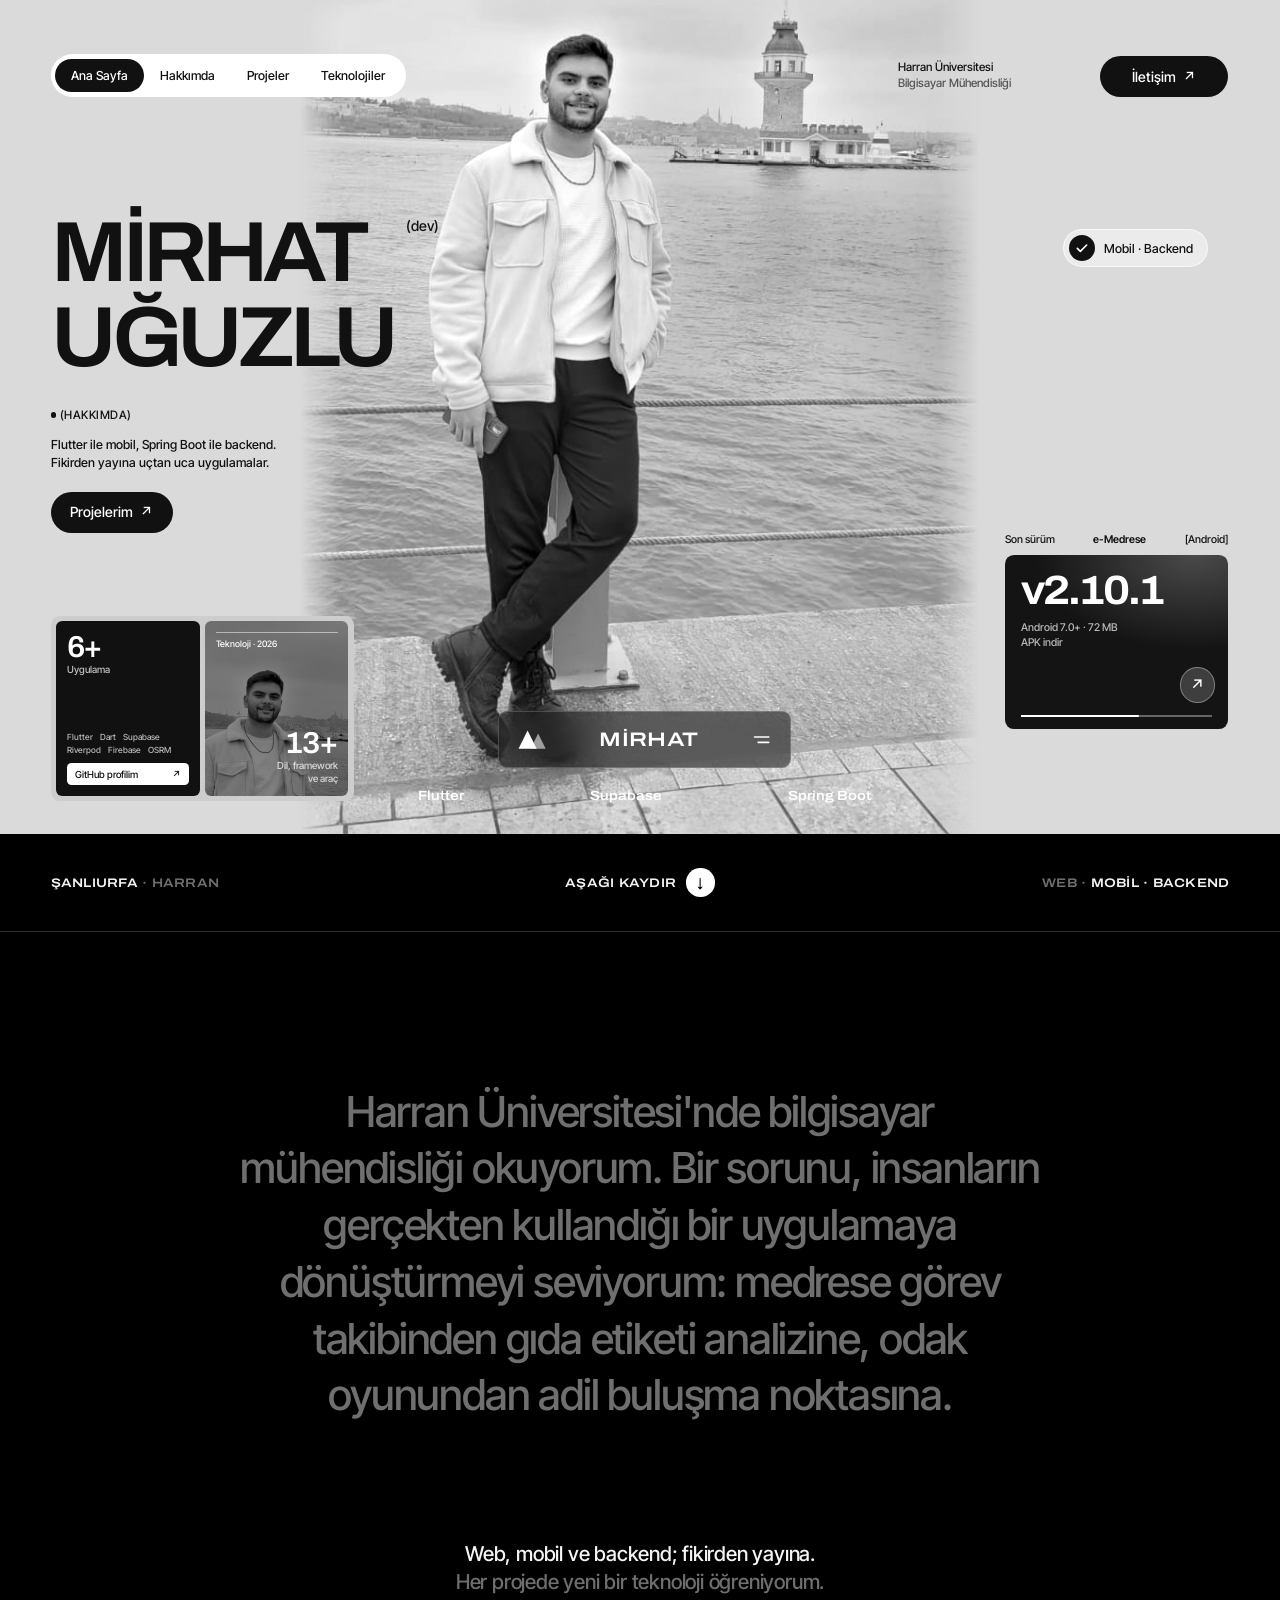
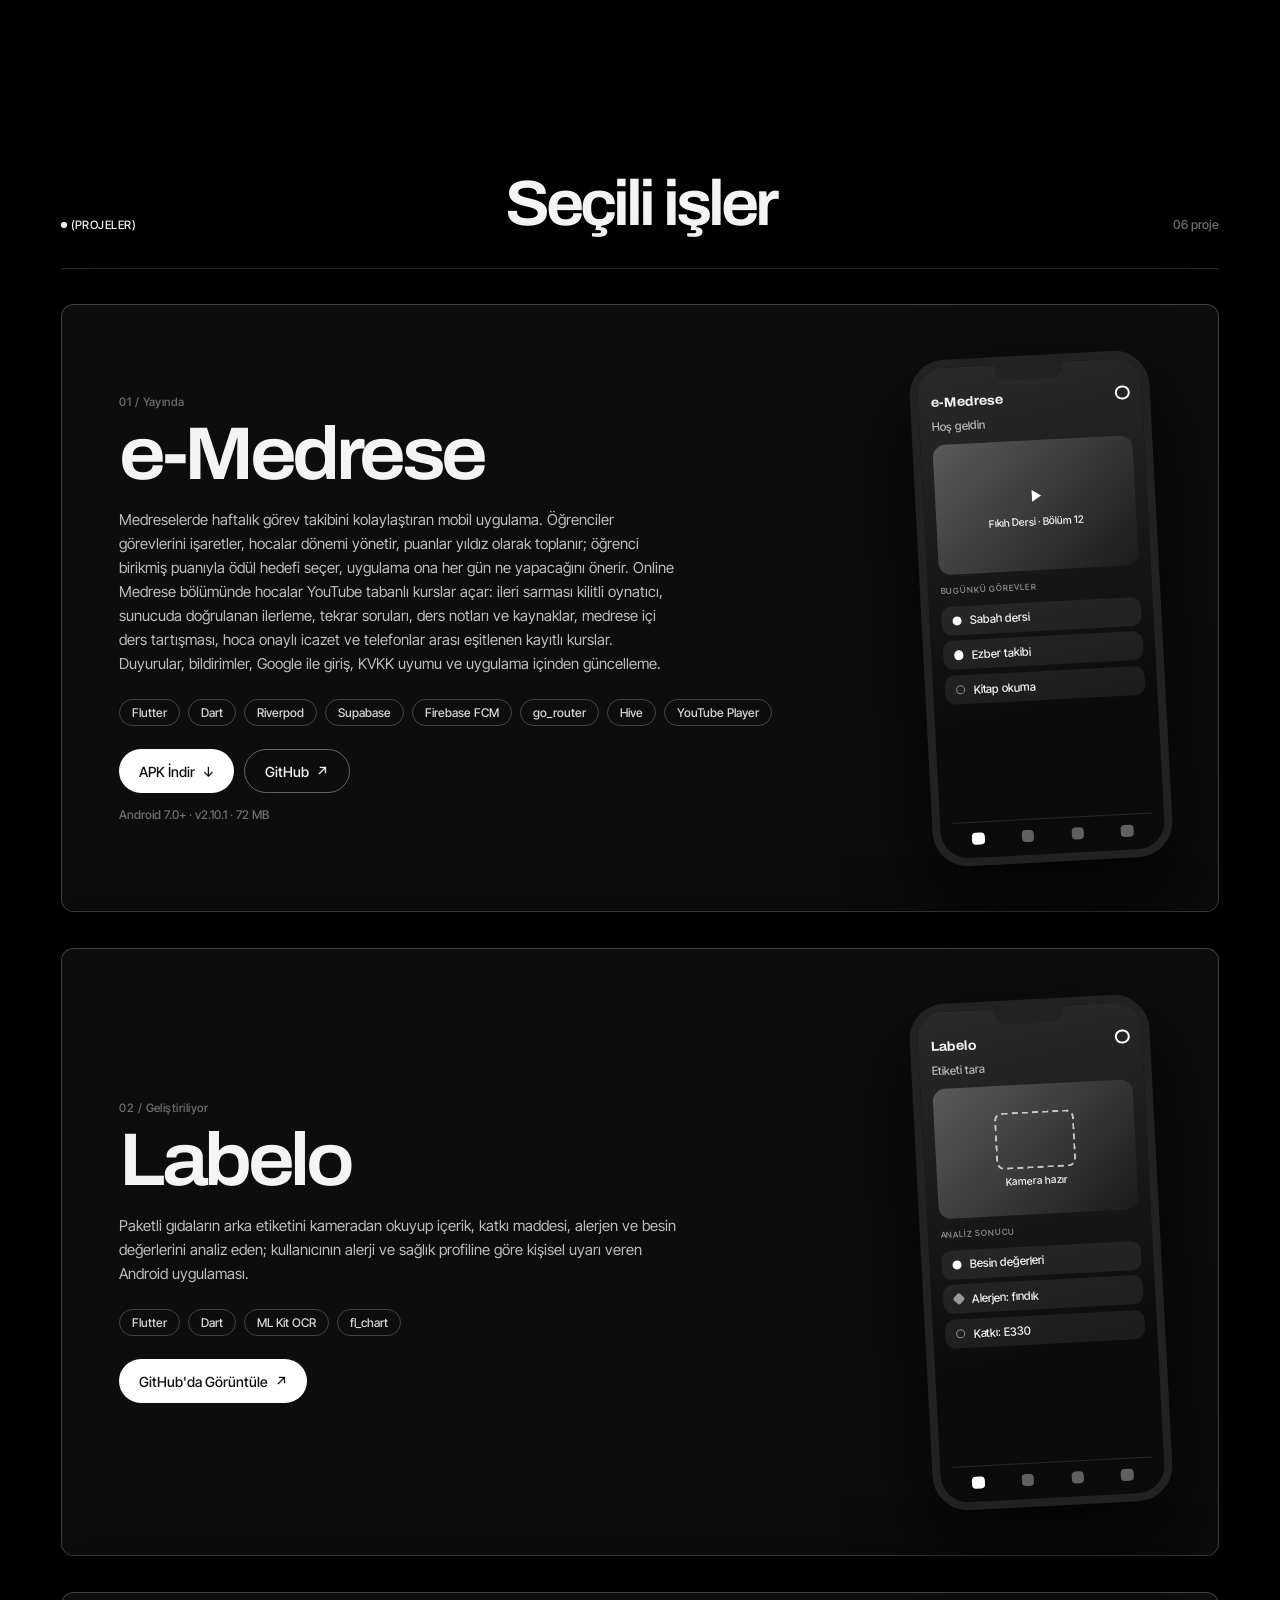
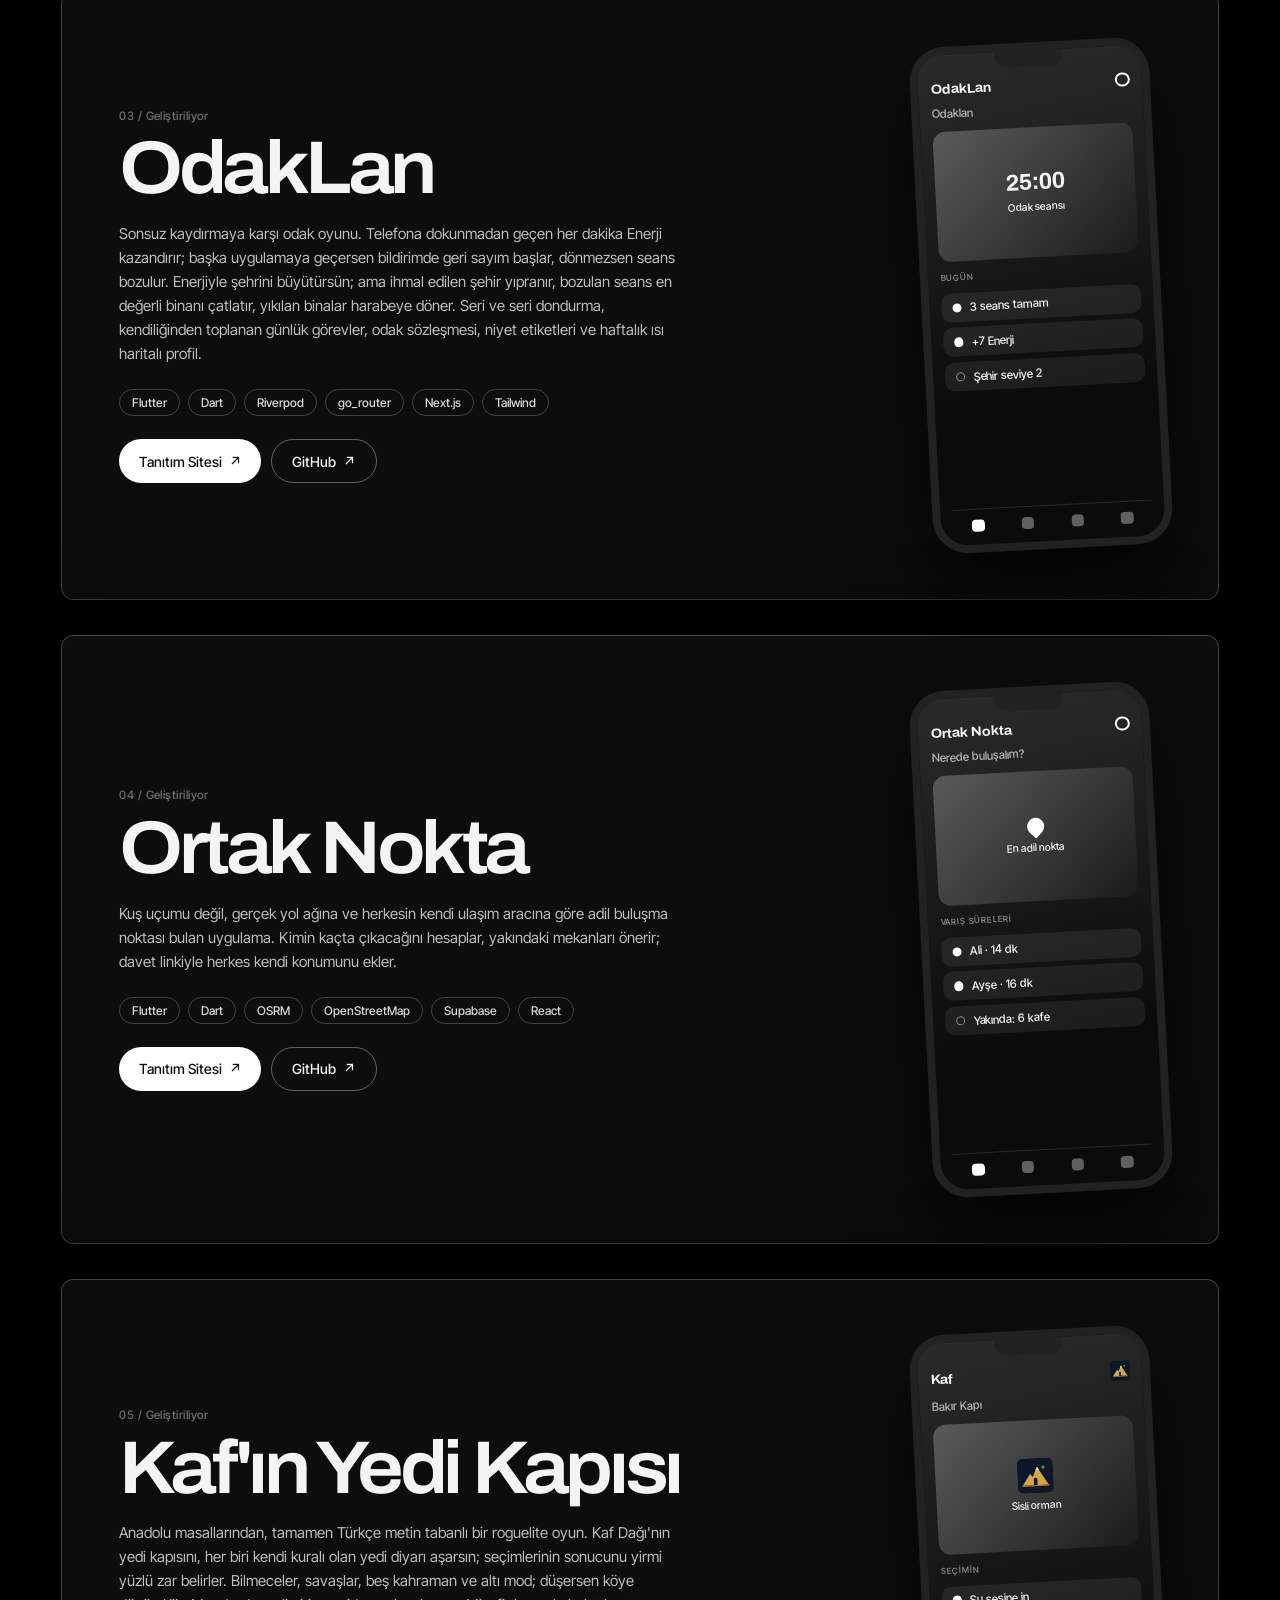
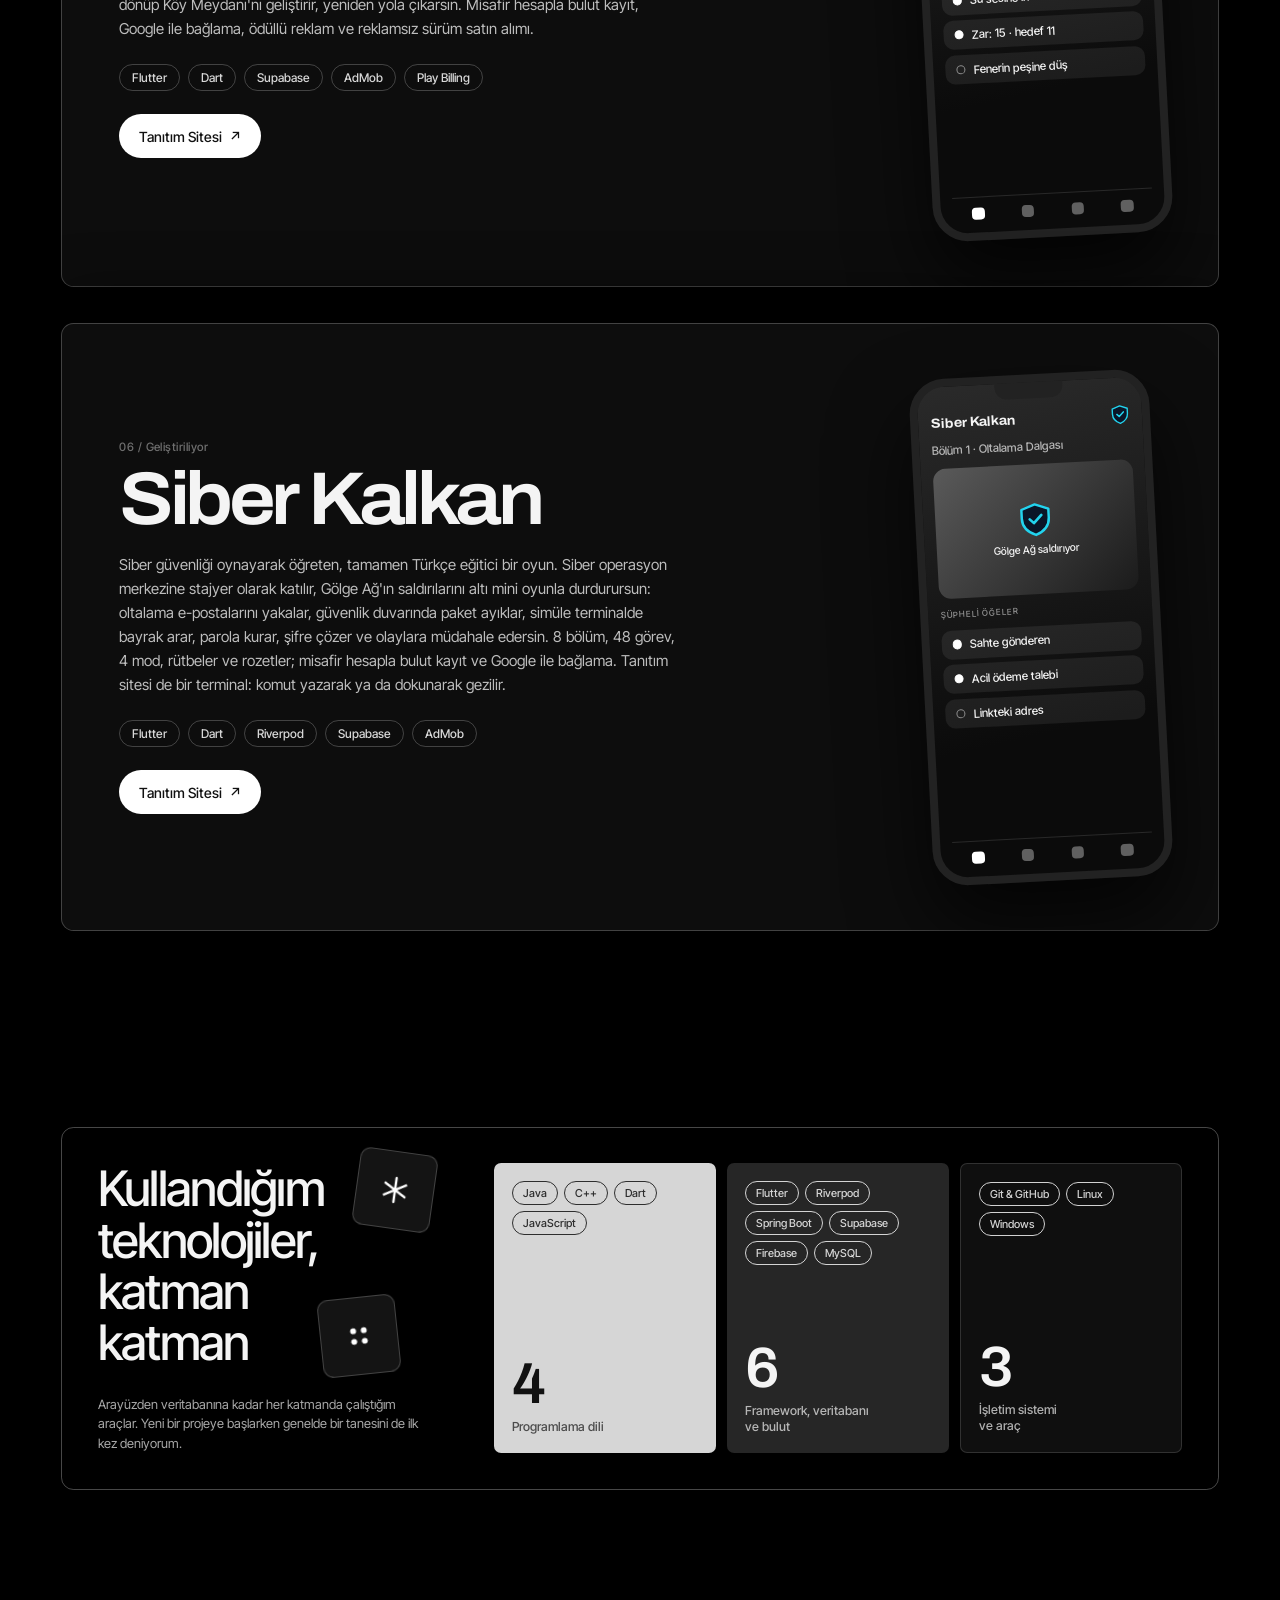
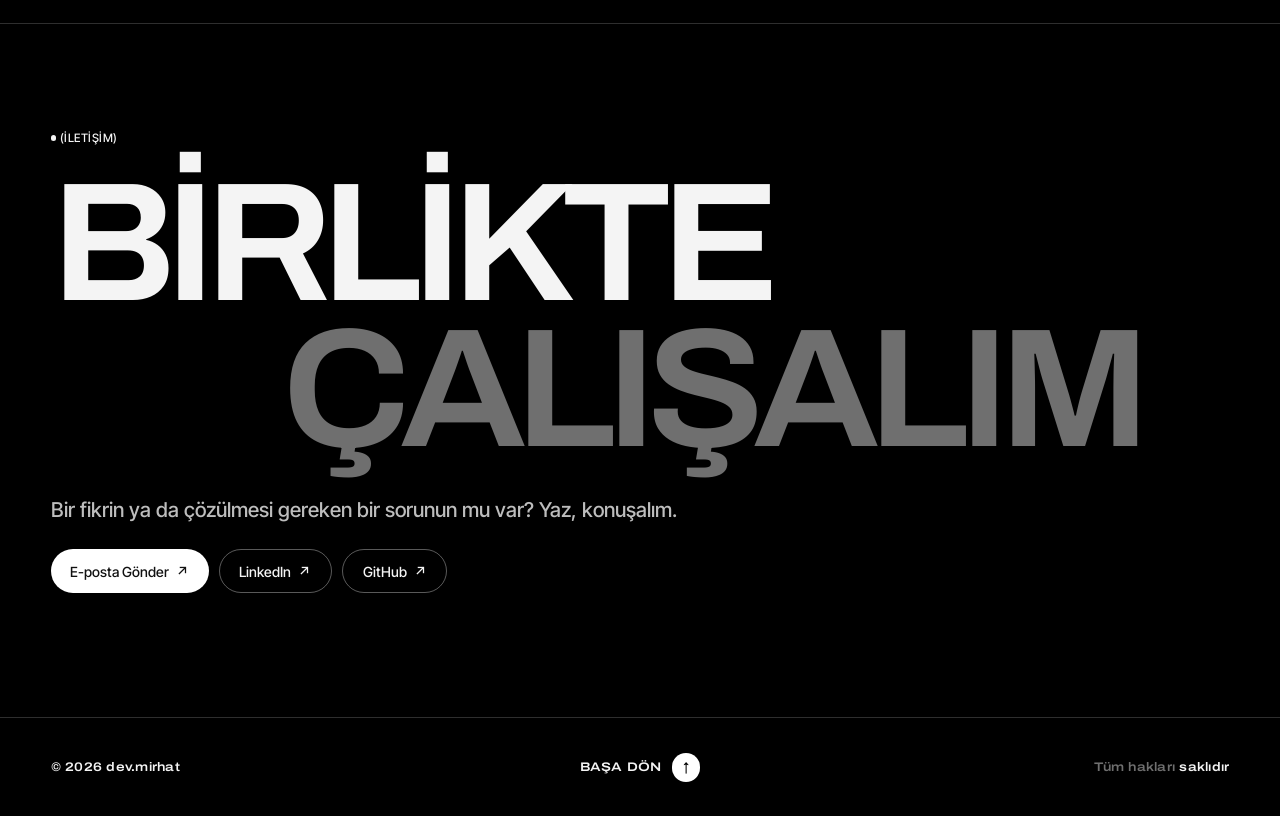
<file: index.html>
<!DOCTYPE html>
<html lang="tr">
<head>
    <meta charset="UTF-8">
    <meta name="viewport" content="width=device-width, initial-scale=1.0">
    <title>Mirhat Muhammed UĞUZLU — Mobil &amp; Backend Geliştirici</title>
    <meta name="description" content="Mirhat Muhammed UĞUZLU — Bilgisayar Mühendisliği öğrencisi, mobil ve backend geliştirici. Projeler, kullandığım teknolojiler ve iletişim.">
    <meta name="theme-color" content="#dadada">
    <link rel="icon" href="turtleicon.jpg" type="image/jpeg">
    <link rel="preconnect" href="https://fonts.googleapis.com">
    <link rel="preconnect" href="https://fonts.gstatic.com" crossorigin>
    <link rel="stylesheet" href="https://fonts.googleapis.com/css2?family=Inter+Tight:wght@100..900&family=Archivo:wdth,wght@62..125,100..900&display=swap">
    <link rel="stylesheet" href="style.css">
    <script>document.documentElement.classList.add('js');</script>

    <!-- Google tag (gtag.js) -->
    <script async src="https://www.googletagmanager.com/gtag/js?id=G-W9SDPJSQ9C"></script>
    <script>
      window.dataLayer = window.dataLayer || [];
      function gtag(){dataLayer.push(arguments);}
      gtag('js', new Date());

      gtag('config', 'G-W9SDPJSQ9C');
    </script>
</head>
<body>
    <!-- ===== HERO ===== -->
    <header class="hero" id="ust">
        <div class="art">
            <img src="profilphoto.jpg" alt="Mirhat Muhammed UĞUZLU, arkasında Kız Kulesi" class="hero-photo">

            <nav class="pillnav in" aria-label="Ana menü">
                <span class="pill-bg" aria-hidden="true"></span>
                <a href="#ust" class="on">Ana Sayfa</a>
                <a href="#hakkimda">Hakkımda</a>
                <a href="#projeler">Projeler</a>
                <a href="#teknolojiler">Teknolojiler</a>
            </nav>

            <p class="meta in">Harran Üniversitesi<br><span>Bilgisayar Mühendisliği</span></p>
            <a href="#iletisim" class="btn-black contact-btn in"><span class="lbl">İletişim</span> <span aria-hidden="true">↗</span></a>

            <h1 class="title">
                <span class="mask"><span class="line">MİRHAT</span></span>
                <span class="mask"><span class="line">UĞUZLU</span></span>
                <span class="yr in">(dev)</span>
            </h1>

            <div class="about in">
                <p class="tag"><i class="dot"></i> (HAKKIMDA)</p>
                <p>Flutter ile mobil, Spring Boot ile backend.<br>Fikirden yayına uçtan uca uygulamalar.</p>
                <a href="#projeler" class="btn-black">Projelerim <span aria-hidden="true">↗</span></a>
            </div>

            <div class="stats in">
                <div class="card dark">
                    <p class="big"><span data-count="6">6</span></p>
                    <p class="cap">Uygulama</p>
                    <ul class="marks">
                        <li>Flutter</li><li>Dart</li><li>Supabase</li><li>Riverpod</li><li>Firebase</li><li>OSRM</li>
                    </ul>
                    <a href="https://github.com/mirhatuguzlu" target="_blank" rel="noopener" class="bar-btn">GitHub profilim <span aria-hidden="true">↗</span></a>
                </div>
                <div class="card photo">
                    <img src="profilphoto.jpg" alt="" aria-hidden="true">
                    <p class="feed">Teknoloji · 2026</p>
                    <p class="big"><span data-count="13">13</span></p>
                    <p class="cap">Dil, framework<br>ve araç</p>
                </div>
            </div>

            <p class="glass-pill in"><span class="chk" aria-hidden="true"><svg viewBox="0 0 24 24"><path d="M5 12.5l4.5 4.5L19 7.5"/></svg></span> Mobil · Backend</p>

            <a class="release in" href="https://github.com/mirhatuguzlu/e-medrese/releases/latest/download/e-medrese.apk">
                <span class="r-head"><span>Son sürüm</span><span>e-Medrese</span><span>[Android]</span></span>
                <span class="r-card">
                    <span class="r-ver">v2.10.1</span>
                    <span class="r-note">Android 7.0+ · 72 MB<br>APK indir</span>
                    <span class="r-arrow" aria-hidden="true">↗</span>
                    <span class="r-line" aria-hidden="true"><i></i></span>
                </span>
            </a>

            <div class="plate in" aria-hidden="true">
                <svg viewBox="0 0 40 28" class="mark"><path d="M2 26L14 2l12 24z"/><path d="M18 26L28 6l10 20z" opacity=".55"/></svg>
                <span>MİRHAT</span>
                <svg viewBox="0 0 24 24" class="menu"><path d="M4 9h16M8 15h12"/></svg>
            </div>

            <p class="techrow in" aria-hidden="true"><span>Flutter</span><span>Supabase</span><span>Spring Boot</span></p>
        </div>
    </header>

    <div class="bar" role="presentation">
        <span>ŞANLIURFA <em>· HARRAN</em></span>
        <a href="#hakkimda" class="scroll">AŞAĞI KAYDIR <i aria-hidden="true">↓</i></a>
        <span><em>WEB · </em>MOBİL · BACKEND</span>
    </div>

    <main>
        <!-- ===== MANİFESTO ===== -->
        <section id="hakkimda" class="statement">
            <h2 class="sr-only">Hakkımda</h2>
            <p class="fill">Harran Üniversitesi'nde bilgisayar mühendisliği okuyorum. Bir sorunu, insanların gerçekten kullandığı bir uygulamaya dönüştürmeyi seviyorum: medrese görev takibinden gıda etiketi analizine, odak oyunundan adil buluşma noktasına.</p>
            <p class="sub">Web, mobil ve backend; fikirden yayına.<br><em>Her projede yeni bir teknoloji öğreniyorum.</em></p>
        </section>

        <!-- ===== PROJELER ===== -->
        <section id="projeler" class="projects">
            <div class="sec-head">
                <p class="tag light"><i class="dot"></i> (PROJELER)</p>
                <h2>Seçili işler</h2>
                <p class="count">06 proje</p>
            </div>

            <article class="proj">
                <div class="p-copy">
                    <p class="p-no">01 / Yayında</p>
                    <h3>e-Medrese</h3>
                    <p class="p-desc">Medreselerde haftalık görev takibini kolaylaştıran mobil uygulama. Öğrenciler görevlerini işaretler, hocalar dönemi yönetir, puanlar yıldız olarak toplanır; öğrenci birikmiş puanıyla ödül hedefi seçer, uygulama ona her gün ne yapacağını önerir. Online Medrese bölümünde hocalar YouTube tabanlı kurslar açar: ileri sarması kilitli oynatıcı, sunucuda doğrulanan ilerleme, tekrar soruları, ders notları ve kaynaklar, medrese içi ders tartışması, hoca onaylı icazet ve telefonlar arası eşitlenen kayıtlı kurslar. Duyurular, bildirimler, Google ile giriş, KVKK uyumu ve uygulama içinden güncelleme.</p>
                    <ul class="chips"><li>Flutter</li><li>Dart</li><li>Riverpod</li><li>Supabase</li><li>Firebase FCM</li><li>go_router</li><li>Hive</li><li>YouTube Player</li></ul>
                    <div class="p-actions">
                        <!-- latest: her zaman e-medrese reposundaki en son release'in APK'sı -->
                        <a href="https://github.com/mirhatuguzlu/e-medrese/releases/latest/download/e-medrese.apk" class="btn-white">APK İndir <span aria-hidden="true">↓</span></a>
                        <a href="https://github.com/mirhatuguzlu/e-medrese" target="_blank" rel="noopener" class="btn-line">GitHub <span aria-hidden="true">↗</span></a>
                    </div>
                    <p class="p-note">Android 7.0+ · v2.10.1 · 72 MB</p>
                </div>
                <div class="phone" aria-hidden="true">
                    <div class="notch"></div>
                    <div class="a-top"><b>e-Medrese</b><span class="ic"></span></div>
                    <div class="a-hello">Hoş geldin</div>
                    <div class="a-hero"><span class="play"></span>Fıkıh Dersi · Bölüm 12</div>
                    <div class="a-sec">Bugünkü görevler</div>
                    <ul class="a-list"><li class="done">Sabah dersi</li><li class="done">Ezber takibi</li><li>Kitap okuma</li></ul>
                    <div class="a-nav"><i></i><i></i><i></i><i></i></div>
                </div>
            </article>

            <article class="proj">
                <div class="p-copy">
                    <p class="p-no">02 / Geliştiriliyor</p>
                    <h3>Labelo</h3>
                    <p class="p-desc">Paketli gıdaların arka etiketini kameradan okuyup içerik, katkı maddesi, alerjen ve besin değerlerini analiz eden; kullanıcının alerji ve sağlık profiline göre kişisel uyarı veren Android uygulaması.</p>
                    <ul class="chips"><li>Flutter</li><li>Dart</li><li>ML Kit OCR</li><li>fl_chart</li></ul>
                    <div class="p-actions">
                        <a href="https://github.com/mirhatuguzlu/labelo" target="_blank" rel="noopener" class="btn-white">GitHub'da Görüntüle <span aria-hidden="true">↗</span></a>
                    </div>
                </div>
                <div class="phone" aria-hidden="true">
                    <div class="notch"></div>
                    <div class="a-top"><b>Labelo</b><span class="ic"></span></div>
                    <div class="a-hello">Etiketi tara</div>
                    <div class="a-hero scan"><span class="frame"></span>Kamera hazır</div>
                    <div class="a-sec">Analiz sonucu</div>
                    <ul class="a-list"><li class="done">Besin değerleri</li><li class="warn">Alerjen: fındık</li><li>Katkı: E330</li></ul>
                    <div class="a-nav"><i></i><i></i><i></i><i></i></div>
                </div>
            </article>

            <article class="proj">
                <div class="p-copy">
                    <p class="p-no">03 / Geliştiriliyor</p>
                    <h3>OdakLan</h3>
                    <p class="p-desc">Sonsuz kaydırmaya karşı odak oyunu. Telefona dokunmadan geçen her dakika Enerji kazandırır; başka uygulamaya geçersen bildirimde geri sayım başlar, dönmezsen seans bozulur. Enerjiyle şehrini büyütürsün; ama ihmal edilen şehir yıpranır, bozulan seans en değerli binanı çatlatır, yıkılan binalar harabeye döner. Seri ve seri dondurma, kendiliğinden toplanan günlük görevler, odak sözleşmesi, niyet etiketleri ve haftalık ısı haritalı profil.</p>
                    <ul class="chips"><li>Flutter</li><li>Dart</li><li>Riverpod</li><li>go_router</li><li>Next.js</li><li>Tailwind</li></ul>
                    <div class="p-actions">
                        <a href="https://mirhatuguzlu.github.io/OdakLan/" target="_blank" rel="noopener" class="btn-white">Tanıtım Sitesi <span aria-hidden="true">↗</span></a>
                        <a href="https://github.com/mirhatuguzlu/OdakLan" target="_blank" rel="noopener" class="btn-line">GitHub <span aria-hidden="true">↗</span></a>
                    </div>
                </div>
                <div class="phone" aria-hidden="true">
                    <div class="notch"></div>
                    <div class="a-top"><b>OdakLan</b><span class="ic"></span></div>
                    <div class="a-hello">Odaklan</div>
                    <div class="a-hero ring"><span class="timer">25:00</span>Odak seansı</div>
                    <div class="a-sec">Bugün</div>
                    <ul class="a-list"><li class="done">3 seans tamam</li><li class="done">+7 Enerji</li><li>Şehir seviye 2</li></ul>
                    <div class="a-nav"><i></i><i></i><i></i><i></i></div>
                </div>
            </article>

            <article class="proj">
                <div class="p-copy">
                    <p class="p-no">04 / Geliştiriliyor</p>
                    <h3>Ortak Nokta</h3>
                    <p class="p-desc">Kuş uçumu değil, gerçek yol ağına ve herkesin kendi ulaşım aracına göre adil buluşma noktası bulan uygulama. Kimin kaçta çıkacağını hesaplar, yakındaki mekanları önerir; davet linkiyle herkes kendi konumunu ekler.</p>
                    <ul class="chips"><li>Flutter</li><li>Dart</li><li>OSRM</li><li>OpenStreetMap</li><li>Supabase</li><li>React</li></ul>
                    <div class="p-actions">
                        <a href="https://mirhatuguzlu.github.io/Ortak-Nokta/" target="_blank" rel="noopener" class="btn-white">Tanıtım Sitesi <span aria-hidden="true">↗</span></a>
                        <a href="https://github.com/mirhatuguzlu/Ortak-Nokta" target="_blank" rel="noopener" class="btn-line">GitHub <span aria-hidden="true">↗</span></a>
                    </div>
                </div>
                <div class="phone" aria-hidden="true">
                    <div class="notch"></div>
                    <div class="a-top"><b>Ortak Nokta</b><span class="ic"></span></div>
                    <div class="a-hello">Nerede buluşalım?</div>
                    <div class="a-hero map"><span class="pin"></span>En adil nokta</div>
                    <div class="a-sec">Varış süreleri</div>
                    <ul class="a-list"><li class="done">Ali · 14 dk</li><li class="done">Ayşe · 16 dk</li><li>Yakında: 6 kafe</li></ul>
                    <div class="a-nav"><i></i><i></i><i></i><i></i></div>
                </div>
            </article>
            <article class="proj">
                <div class="p-copy">
                    <p class="p-no">05 / Geliştiriliyor</p>
                    <h3>Kaf'ın Yedi Kapısı</h3>
                    <p class="p-desc">Anadolu masallarından, tamamen Türkçe metin tabanlı bir roguelite oyun. Kaf Dağı'nın yedi kapısını, her biri kendi kuralı olan yedi diyarı aşarsın; seçimlerinin sonucunu yirmi yüzlü zar belirler. Bilmeceler, savaşlar, beş kahraman ve altı mod; düşersen köye dönüp Köy Meydanı'nı geliştirir, yeniden yola çıkarsın. Misafir hesapla bulut kayıt, Google ile bağlama, ödüllü reklam ve reklamsız sürüm satın alımı.</p>
                    <ul class="chips"><li>Flutter</li><li>Dart</li><li>Supabase</li><li>AdMob</li><li>Play Billing</li></ul>
                    <div class="p-actions">
                        <a href="https://mirhatuguzlu.github.io/kaf/" target="_blank" rel="noopener" class="btn-white">Tanıtım Sitesi <span aria-hidden="true">↗</span></a>
                    </div>
                </div>
                <div class="phone" aria-hidden="true">
                    <div class="notch"></div>
                    <div class="a-top"><b>Kaf</b><img class="a-logo" src="kaf/logo.svg" width="20" height="20" alt=""></div>
                    <div class="a-hello">Bakır Kapı</div>
                    <div class="a-hero"><img class="a-logo big" src="kaf/logo.svg" width="48" height="48" alt="">Sisli orman</div>
                    <div class="a-sec">Seçimin</div>
                    <ul class="a-list"><li class="done">Su sesine in</li><li class="done">Zar: 15 · hedef 11</li><li>Fenerin peşine düş</li></ul>
                    <div class="a-nav"><i></i><i></i><i></i><i></i></div>
                </div>
            </article>
            <article class="proj">
                <div class="p-copy">
                    <p class="p-no">06 / Geliştiriliyor</p>
                    <h3>Siber Kalkan</h3>
                    <p class="p-desc">Siber güvenliği oynayarak öğreten, tamamen Türkçe eğitici bir oyun. Siber operasyon merkezine stajyer olarak katılır, Gölge Ağ'ın saldırılarını altı mini oyunla durdurursun: oltalama e-postalarını yakalar, güvenlik duvarında paket ayıklar, simüle terminalde bayrak arar, parola kurar, şifre çözer ve olaylara müdahale edersin. 8 bölüm, 48 görev, 4 mod, rütbeler ve rozetler; misafir hesapla bulut kayıt ve Google ile bağlama. Tanıtım sitesi de bir terminal: komut yazarak ya da dokunarak gezilir.</p>
                    <ul class="chips"><li>Flutter</li><li>Dart</li><li>Riverpod</li><li>Supabase</li><li>AdMob</li></ul>
                    <div class="p-actions">
                        <a href="https://mirhatuguzlu.github.io/siberkalkan/" target="_blank" rel="noopener" class="btn-white">Tanıtım Sitesi <span aria-hidden="true">↗</span></a>
                    </div>
                </div>
                <div class="phone" aria-hidden="true">
                    <div class="notch"></div>
                    <div class="a-top"><b>Siber Kalkan</b><img class="a-logo" src="siberkalkan/logo.svg" width="20" height="20" alt=""></div>
                    <div class="a-hello">Bölüm 1 · Oltalama Dalgası</div>
                    <div class="a-hero"><img class="a-logo big" src="siberkalkan/logo.svg" width="48" height="48" alt="">Gölge Ağ saldırıyor</div>
                    <div class="a-sec">Şüpheli öğeler</div>
                    <ul class="a-list"><li class="done">Sahte gönderen</li><li class="done">Acil ödeme talebi</li><li>Linkteki adres</li></ul>
                    <div class="a-nav"><i></i><i></i><i></i><i></i></div>
                </div>
            </article>
        </section>

        <!-- ===== TEKNOLOJİLER ===== -->
        <section id="teknolojiler" class="tech">
            <div class="panel">
                <div class="t-left">
                    <h2>Kullandığım<br>teknolojiler,<br>katman<br>katman</h2>
                    <span class="tile t1" aria-hidden="true"><svg viewBox="0 0 24 24"><path d="M12 3v18M4.2 7.5l15.6 9M4.2 16.5l15.6-9"/></svg></span>
                    <span class="tile t2" aria-hidden="true"><svg viewBox="0 0 24 24"><circle cx="8" cy="8" r="2.2"/><circle cx="16" cy="8" r="2.2"/><circle cx="8" cy="16" r="2.2"/><circle cx="16" cy="16" r="2.2"/></svg></span>
                    <p>Arayüzden veritabanına kadar her katmanda çalıştığım araçlar. Yeni bir projeye başlarken genelde bir tanesini de ilk kez deniyorum.</p>
                </div>
                <div class="t-cards">
                    <div class="tc light">
                        <ul class="pills"><li>Java</li><li>C++</li><li>Dart</li><li>JavaScript</li></ul>
                        <p class="big"><span data-count="4">4</span></p>
                        <p class="cap">Programlama dili</p>
                    </div>
                    <div class="tc mid">
                        <ul class="pills"><li>Flutter</li><li>Riverpod</li><li>Spring Boot</li><li>Supabase</li><li>Firebase</li><li>MySQL</li></ul>
                        <p class="big"><span data-count="6">6</span></p>
                        <p class="cap">Framework, veritabanı<br>ve bulut</p>
                    </div>
                    <div class="tc dark">
                        <ul class="pills"><li>Git &amp; GitHub</li><li>Linux</li><li>Windows</li></ul>
                        <p class="big"><span data-count="3">3</span></p>
                        <p class="cap">İşletim sistemi<br>ve araç</p>
                    </div>
                </div>
            </div>
        </section>

        <!-- ===== İLETİŞİM ===== -->
        <section id="iletisim" class="contact">
            <p class="tag light"><i class="dot"></i> (İLETİŞİM)</p>
            <h2 class="big-title"><span>BİRLİKTE</span><span>ÇALIŞALIM</span></h2>
            <p class="c-lead">Bir fikrin ya da çözülmesi gereken bir sorunun mu var? Yaz, konuşalım.</p>
            <div class="c-links">
                <a href="mailto:mirhatmuhammeduguzlu@gmail.com" class="btn-white">E-posta Gönder <span aria-hidden="true">↗</span></a>
                <a href="https://linkedin.com/in/mirhat-muhammed-uğuzlu-b24bb9295" target="_blank" rel="noopener" class="btn-line">LinkedIn <span aria-hidden="true">↗</span></a>
                <a href="https://github.com/mirhatuguzlu" target="_blank" rel="noopener" class="btn-line">GitHub <span aria-hidden="true">↗</span></a>
            </div>
        </section>
    </main>

    <footer class="bar foot">
        <span>&copy; 2026 dev.mirhat</span>
        <a href="#ust" class="scroll">BAŞA DÖN <i aria-hidden="true">↑</i></a>
        <span><em>Tüm hakları </em>saklıdır</span>
    </footer>

    <script src="script.js"></script>
</body>
</html>
</file>
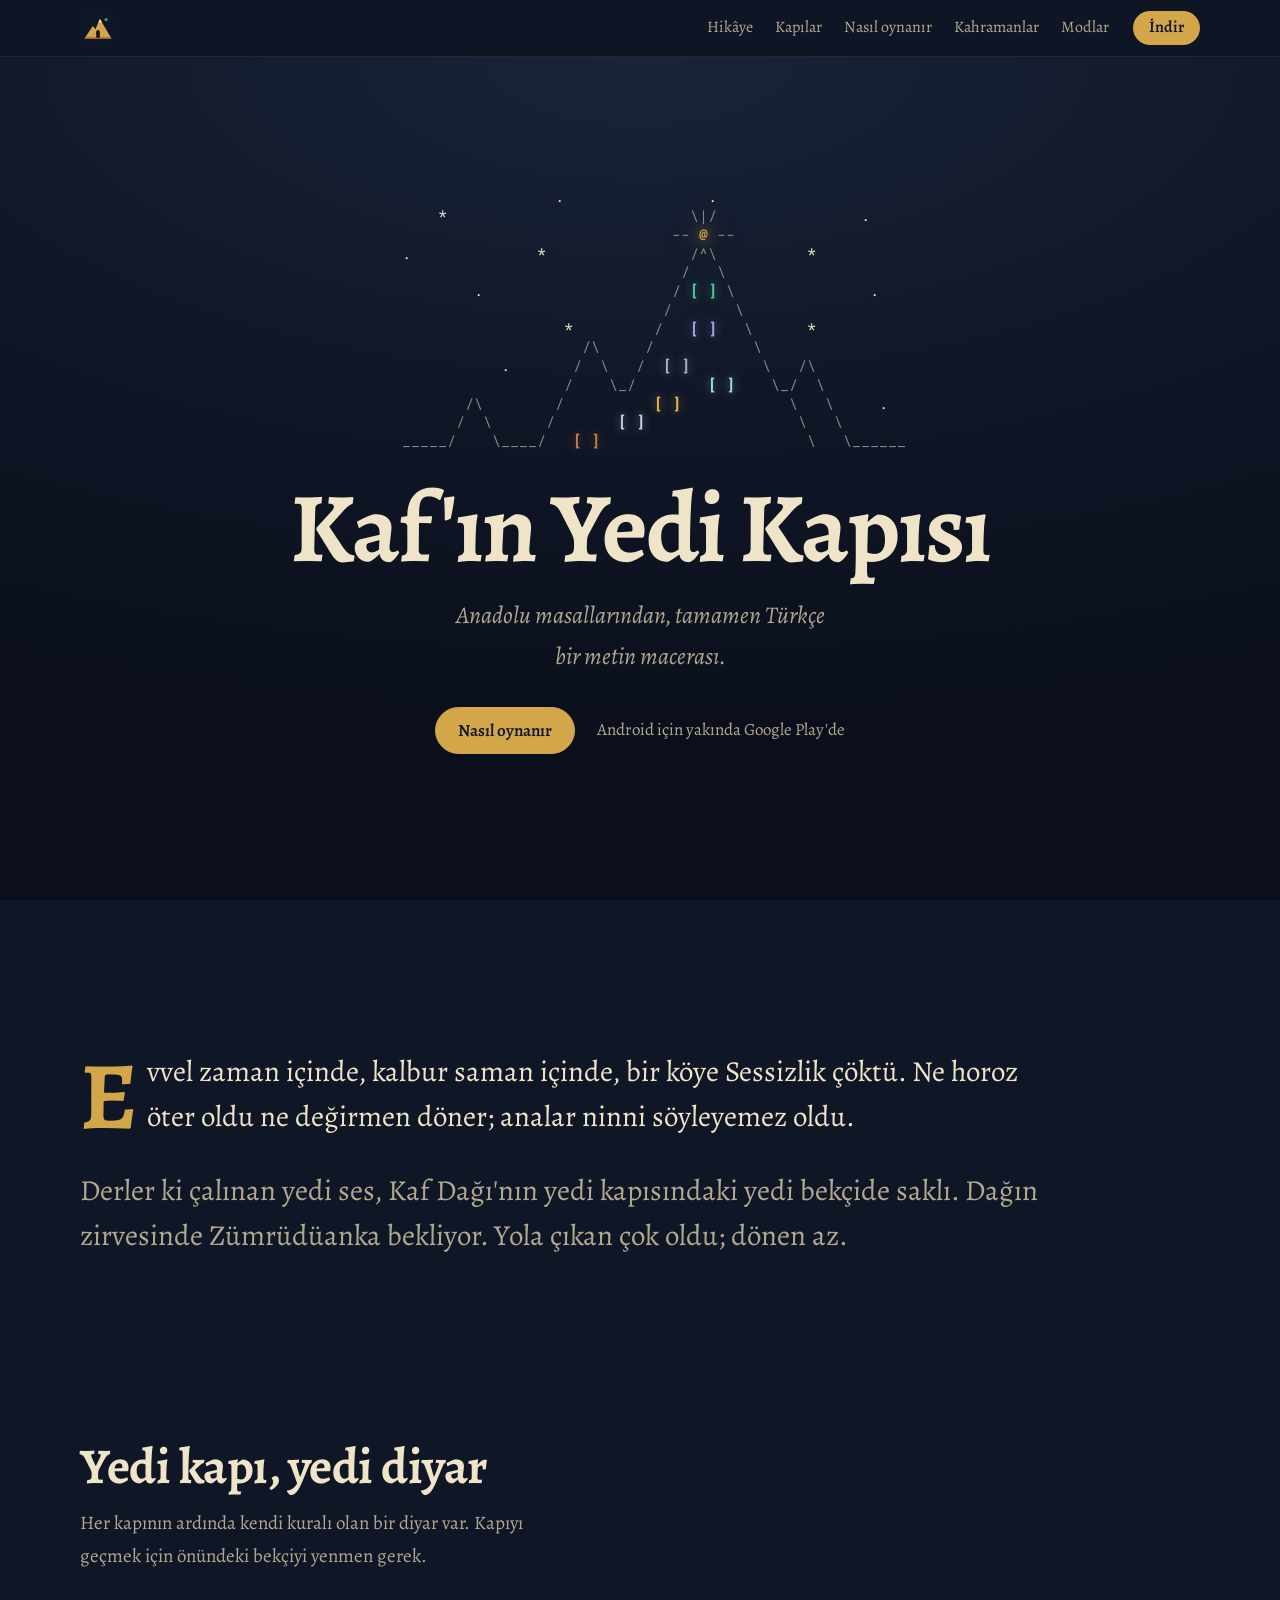
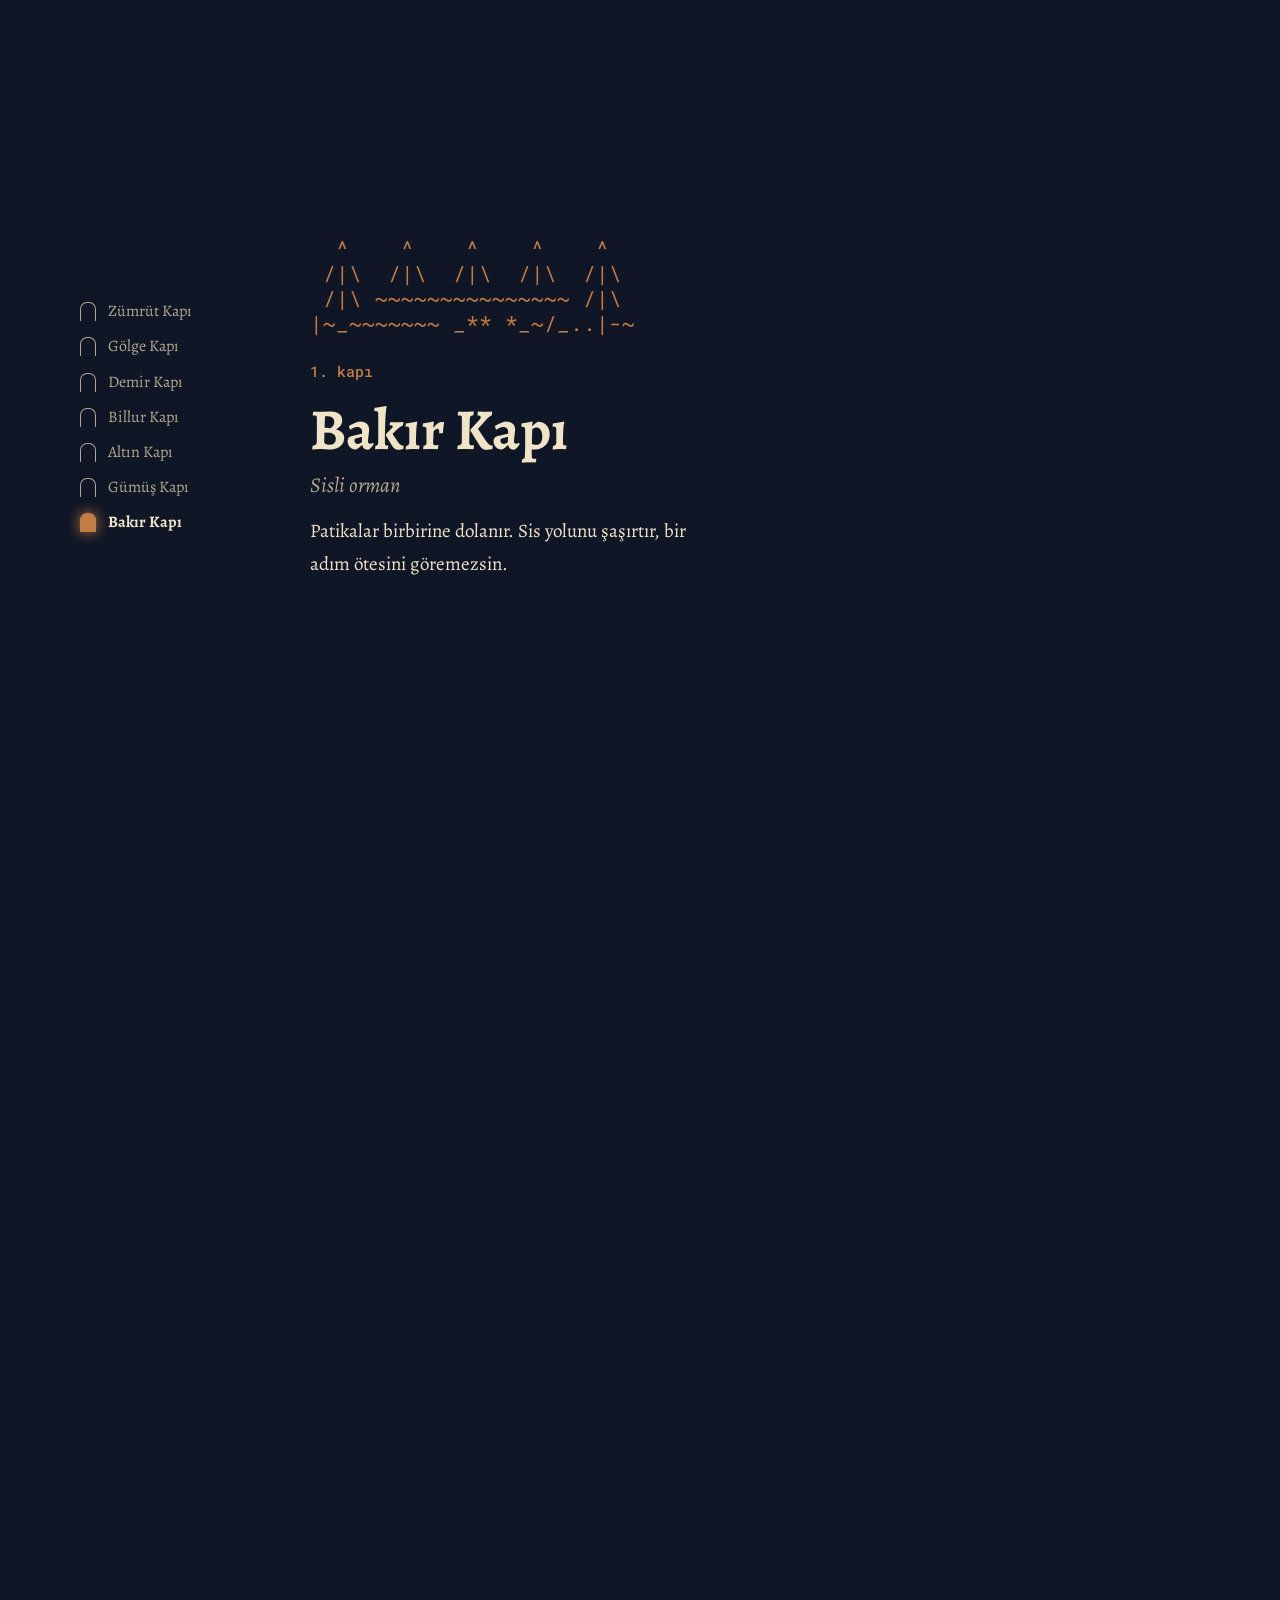
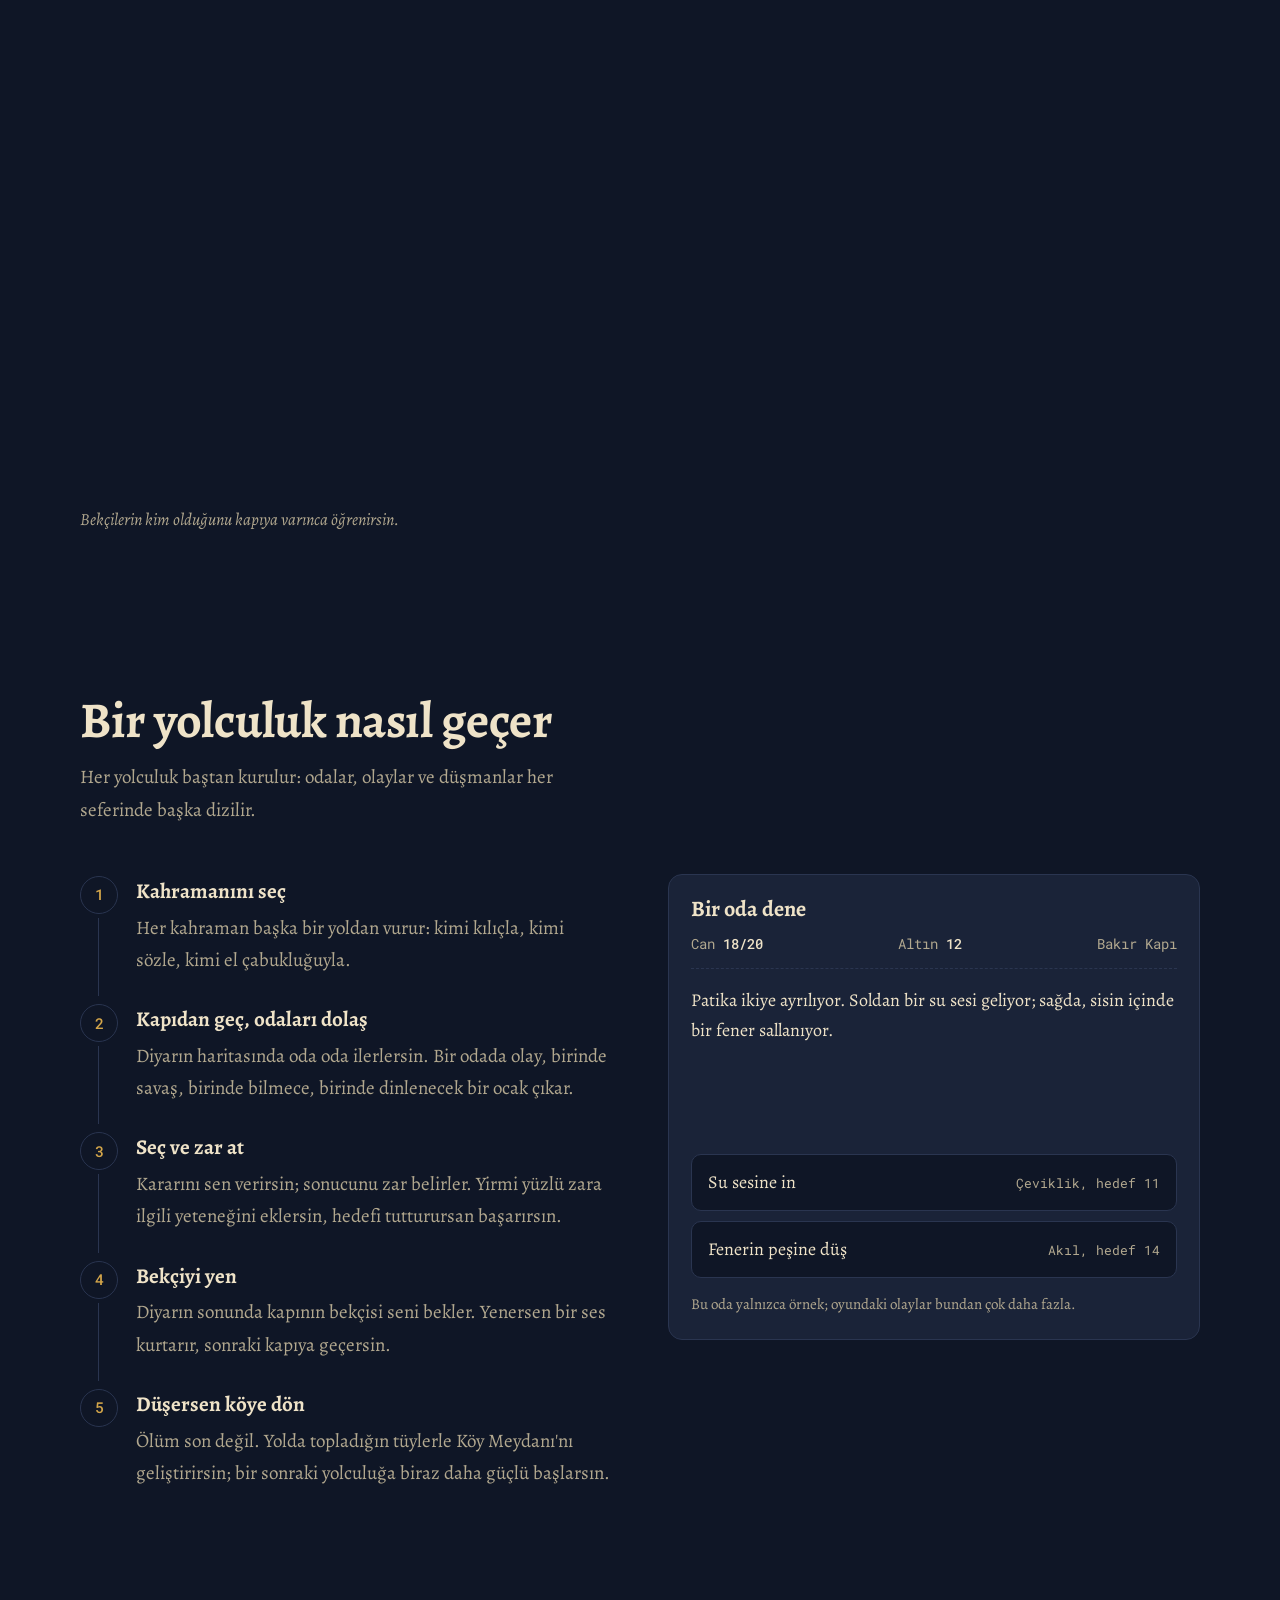
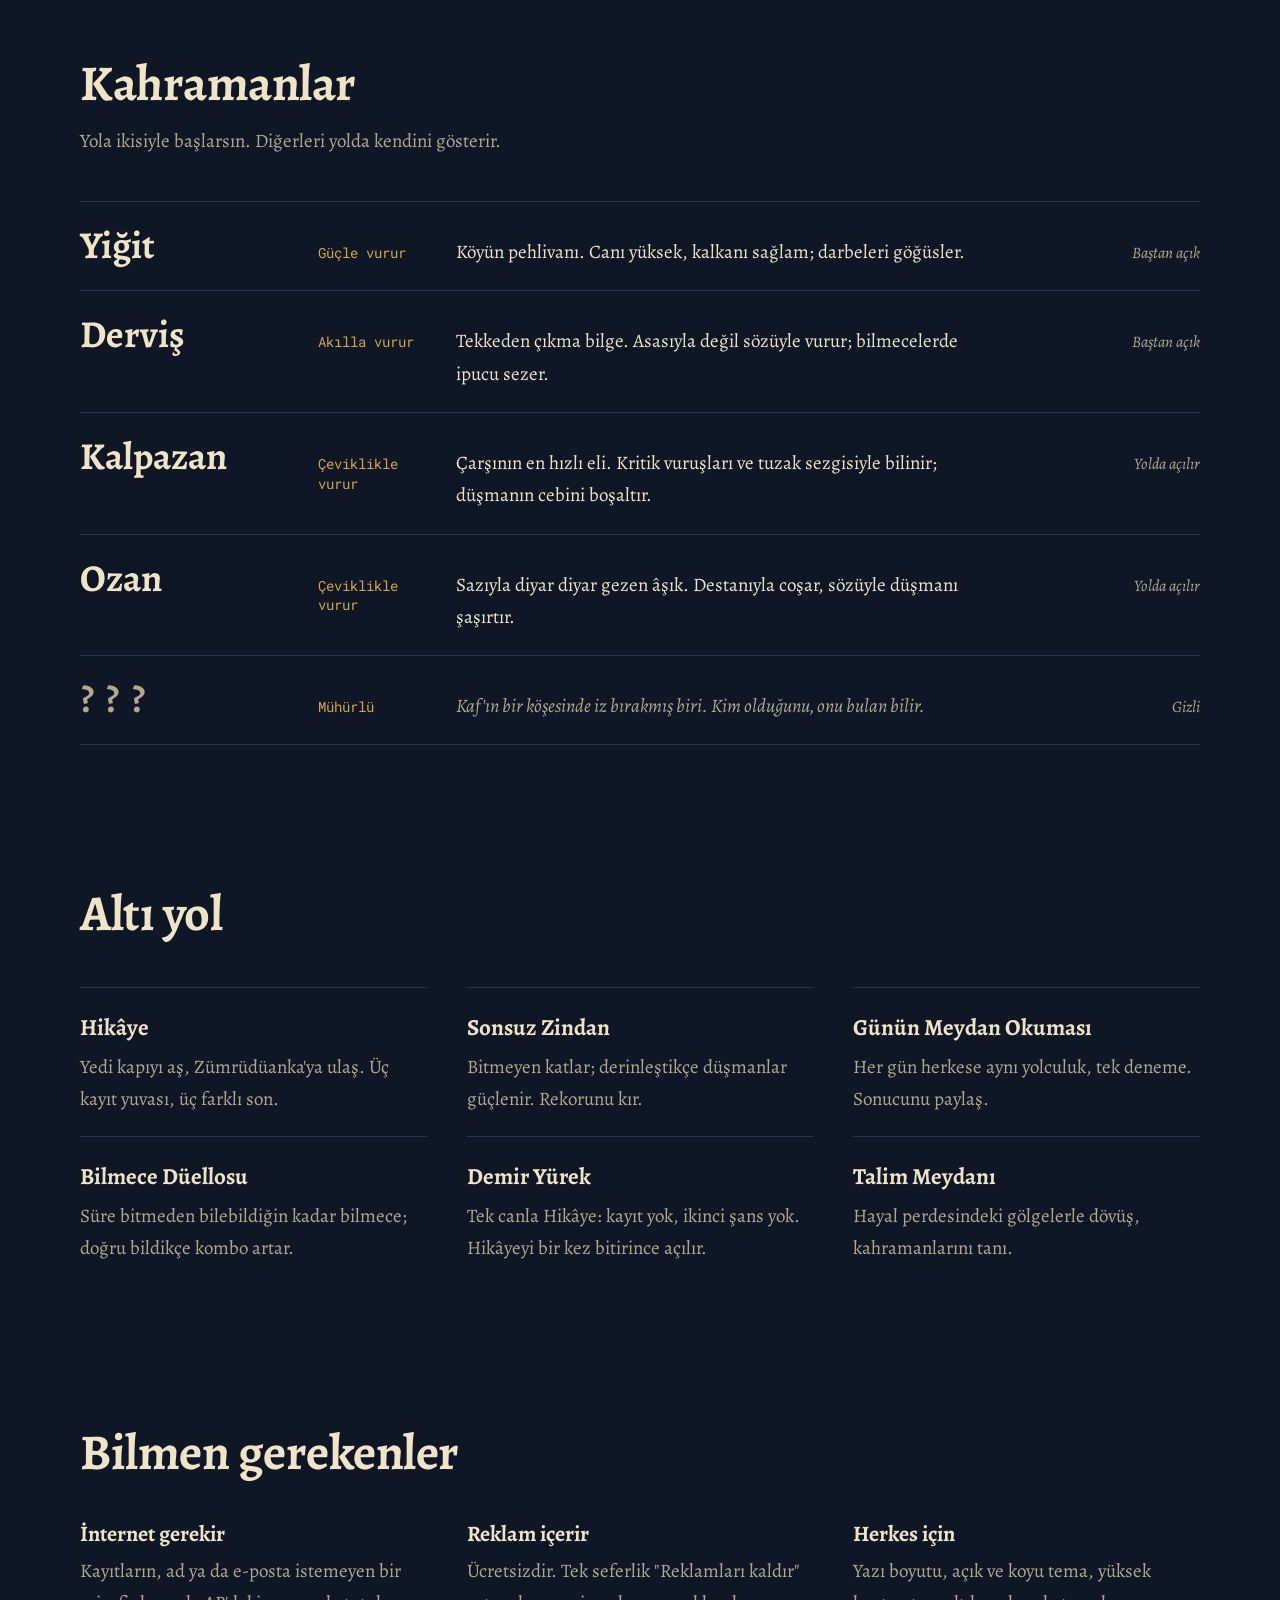
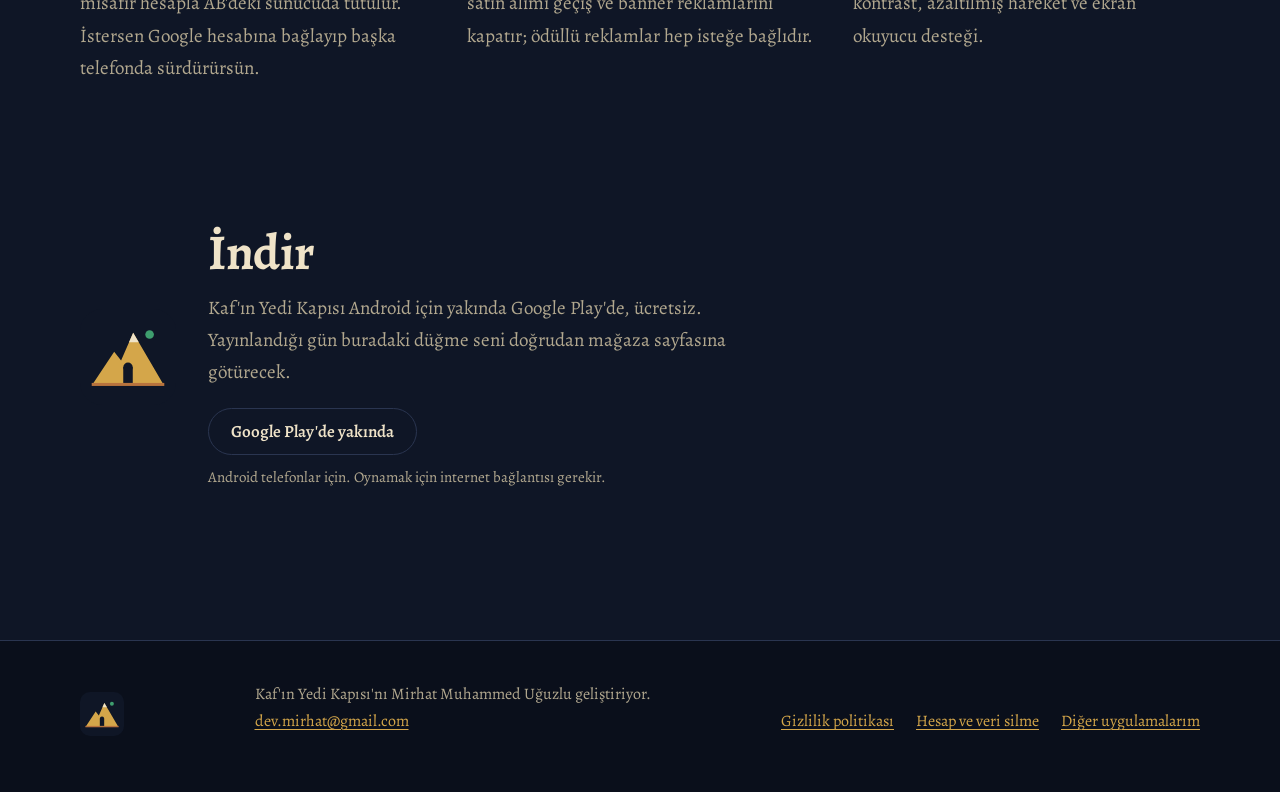
<file: kaf/index.html>
<!doctype html>
<html lang="tr">
<head>
  <meta charset="utf-8">
  <meta name="viewport" content="width=device-width, initial-scale=1">
  <title>Kaf'ın Yedi Kapısı</title>
  <meta name="description" content="Anadolu masallarından, tamamen Türkçe bir metin macerası: yedi kapı, zar, kılıç ve bilmeceler.">
  <meta name="theme-color" content="#0f1626">
  <meta property="og:title" content="Kaf'ın Yedi Kapısı">
  <meta property="og:description" content="Anadolu masallarından, tamamen Türkçe bir metin macerası.">
  <meta property="og:type" content="website">
  <link rel="icon" href="logo.svg" type="image/svg+xml">
  <link rel="icon" href="favicon.png" sizes="32x32" type="image/png">
  <link rel="apple-touch-icon" href="simge-192.png">
  <meta property="og:image" content="https://mirhatuguzlu.github.io/kaf/simge-512.png">
  <link rel="preconnect" href="https://fonts.googleapis.com">
  <link rel="preconnect" href="https://fonts.gstatic.com" crossorigin>
  <link rel="stylesheet" href="https://fonts.googleapis.com/css2?family=Alegreya:ital,wght@0,400;0,600;0,700;1,400&family=Roboto+Mono:wght@400;500&display=swap">
  <link rel="stylesheet" href="stil.css">
  <script>document.documentElement.classList.add('js')</script>
</head>
<body>
<a class="atla" href="#icerik">İçeriğe geç</a>
<header class="ust">
  <a class="marka" href="./" aria-label="Kaf'ın Yedi Kapısı, ana sayfa"><img src="logo.svg" width="36" height="36" alt=""></a>
  <button class="menu-dugme" type="button" aria-expanded="false" aria-controls="menu" aria-haspopup="true">Bölümler</button>
  <nav id="menu" aria-label="Sayfa">
    <p class="ipucu" aria-hidden="true">Basılı tut, sürükle, bırak</p>
    <a href="#hikaye">Hikâye</a>
    <a href="#kapilar">Kapılar</a>
    <a href="#yolculuk">Nasıl oynanır</a>
    <a href="#kahramanlar">Kahramanlar</a>
    <a href="#modlar">Modlar</a>
  </nav>
  <a class="indir" href="#indir">İndir</a>
</header>

<main id="icerik">
  <section class="acilis" aria-labelledby="baslik">
    <div>
      <pre class="dag" role="img" aria-label="Kaf Dağı: eteklerinden zirveye yedi kapı, zirvede parlayan Zümrüdüanka">
                    .                .
       *                           \|/                .
                                 -- @ --
   .              *                /^\          *
                                  /   \
           .                     / [ ] \               .
                                /       \
                     *         /   [ ]   \      *
                       /\     /           \
              .       /  \   /  [ ]        \   /\
                     /    \_/        [ ]    \_/  \
          /\        /          [ ]            \   \     .
         /  \      /       [ ]                 \   \
   _____/    \____/   [ ]                       \   \______
</pre>
      <h1 id="baslik">Kaf'ın Yedi Kapısı</h1>
      <p class="alt">Anadolu masallarından, tamamen Türkçe bir metin macerası.</p>
      <div class="eylem">
        <a class="dugme" href="#yolculuk">Nasıl oynanır</a>
        <a class="yakinda" href="#indir">Android için yakında Google Play'de</a>
      </div>
    </div>
  </section>

  <section class="masal sutun" id="hikaye" aria-label="Hikâye">
    <p>Evvel zaman içinde, kalbur saman içinde, bir köye Sessizlik çöktü. Ne horoz öter oldu ne değirmen döner;
    analar ninni söyleyemez oldu.</p>
    <p class="soluk">Derler ki çalınan yedi ses, Kaf Dağı'nın yedi kapısındaki yedi bekçide saklı. Dağın zirvesinde
    Zümrüdüanka bekliyor. Yola çıkan çok oldu; dönen az.</p>
  </section>

  <section class="sutun kapilar-bas" id="kapilar" aria-labelledby="kapilar-baslik">
    <h2 id="kapilar-baslik">Yedi kapı, yedi diyar</h2>
    <p>Her kapının ardında kendi kuralı olan bir diyar var. Kapıyı geçmek için önündeki bekçiyi yenmen gerek.</p>
  </section>
  <section class="kapilar sutun" aria-label="Kapılar">
    <div class="sahne">
      <ol class="merdiven" aria-label="Kapıya git"></ol>
      <ol class="liste">
        <li class="kapi" style="--kc:#c27c45"><pre aria-hidden="true">
  ^    ^    ^    ^    ^
 /|\  /|\  /|\  /|\  /|\
 /|\ ~~~~~~~~~~~~~~~ /|\
~~~~~~~~~~ sis ~~~~~~~~~~</pre>
          <div><span class="sira">1. kapı</span><h3>Bakır Kapı</h3><p class="diyar">Sisli orman</p>
          <p>Patikalar birbirine dolanır. Sis yolunu şaşırtır, bir adım ötesini göremezsin.</p></div></li>
        <li class="kapi" style="--kc:#c3cbd4"><pre aria-hidden="true">
    _________________
   /  .    *    .    \
  |    ___________    |
  |   |     |     |   |
~~~~~~~~~~~~~~~~~~~~~~~~~</pre>
          <div><span class="sira">2. kapı</span><h3>Gümüş Kapı</h3><p class="diyar">Yerin yedi kat altındaki madenler</p>
          <p>Gün ışığı hiç doğmamış. Her odada bir meşalen yanıp tükenir; meşalesiz kalan karanlıkta kalır.</p></div></li>
        <li class="kapi" style="--kc:#e0b252"><pre aria-hidden="true">
         \  |  /
       --  (O)  --
  _.--.    /|\    .--._
_/     \_________/     \_</pre>
          <div><span class="sira">3. kapı</span><h3>Altın Kapı</h3><p class="diyar">Uçsuz bucaksız çöl</p>
          <p>Her odada kırbandan bir yudum gider. Ufukta vahalar titreşir, ama hepsi gerçek değildir.</p></div></li>
        <li class="kapi" style="--kc:#9ad8ea"><pre aria-hidden="true">
    *     /\      *
  *      /  \    /\   *
     /\ / /\ \  /  \
 ___/  \_/  \_\/____\___</pre>
          <div><span class="sira">4. kapı</span><h3>Billur Kapı</h3><p class="diyar">Ayaz Ana'nın buzulu</p>
          <p>Burada soğuk kılıçtan hızlıdır. Ayaz, dövüşte iliklerine işler ve seni yavaşlatır.</p></div></li>
        <li class="kapi" style="--kc:#a7adb6"><pre aria-hidden="true">
 |-|_|-|         |-|_|-|
 |     |_________|     |
 |  []     ___     []  |
 |________|   |________|</pre>
          <div><span class="sira">5. kapı</span><h3>Demir Kapı</h3><p class="diyar">Devler için yapılmış kale</p>
          <p>Tuzaklı koridorlar, sürgülü kapılar. Kimi kilidin anahtarını kalenin içinde bulman gerek.</p></div></li>
        <li class="kapi" style="--kc:#b09ce0"><pre aria-hidden="true">
  .-------.   .-------.
 (  o   o  ) (  o   o  )
  '-------' | '-------'
    ayna    |    anya</pre>
          <div><span class="sira">6. kapı</span><h3>Gölge Kapı</h3><p class="diyar">Ters dünya</p>
          <p>Kökler gökte, yağmur yerden göğe yağar. Yollar bile yalan söyler: seçtiğin, bazen seçmediğin olur.</p></div></li>
        <li class="kapi" style="--kc:#4fc795"><pre aria-hidden="true">
            /\
       __  /  \  __
      /  \/ ** \/  \
 ____/    \    /    \____</pre>
          <div><span class="sira">7. kapı</span><h3>Zümrüt Kapı</h3><p class="diyar">Kaf'ın zirvesi</p>
          <p>Bütün diyarların laneti burada bir arada. Ötesini anlatmayalım; sen gör.</p></div></li>
      </ol>
    </div>
  </section>
  <p class="sutun bekci-notu">Bekçilerin kim olduğunu kapıya varınca öğrenirsin.</p>

  <section class="bolum" id="yolculuk" aria-labelledby="yolculuk-baslik">
    <div class="sutun">
      <h2 id="yolculuk-baslik">Bir yolculuk nasıl geçer</h2>
      <p class="giris">Her yolculuk baştan kurulur: odalar, olaylar ve düşmanlar her seferinde başka dizilir.</p>
      <div class="yolculuk">
        <ol class="adimlar">
          <li><b>Kahramanını seç</b><span>Her kahraman başka bir yoldan vurur: kimi kılıçla, kimi sözle, kimi el çabukluğuyla.</span></li>
          <li><b>Kapıdan geç, odaları dolaş</b><span>Diyarın haritasında oda oda ilerlersin. Bir odada olay, birinde savaş, birinde bilmece, birinde dinlenecek bir ocak çıkar.</span></li>
          <li><b>Seç ve zar at</b><span>Kararını sen verirsin; sonucunu zar belirler. Yirmi yüzlü zara ilgili yeteneğini eklersin, hedefi tutturursan başarırsın.</span></li>
          <li><b>Bekçiyi yen</b><span>Diyarın sonunda kapının bekçisi seni bekler. Yenersen bir ses kurtarır, sonraki kapıya geçersin.</span></li>
          <li><b>Düşersen köye dön</b><span>Ölüm son değil. Yolda topladığın tüylerle Köy Meydanı'nı geliştirirsin; bir sonraki yolculuğa biraz daha güçlü başlarsın.</span></li>
        </ol>

        <div class="oda" aria-labelledby="oda-baslik">
          <h3 id="oda-baslik">Bir oda dene</h3>
          <div class="durum" aria-hidden="true"><span>Can <b id="can">18/20</b></span><span>Altın <b id="altin">12</b></span><span>Bakır Kapı</span></div>
          <p class="anlat" id="anlat">Patika ikiye ayrılıyor. Soldan bir su sesi geliyor; sağda, sisin içinde bir fener sallanıyor.</p>
          <p class="zar-satir" id="zar" aria-live="polite"></p>
          <p class="sonuc" id="sonuc" aria-live="polite"></p>
          <div class="secimler" id="secimler">
            <button class="secim" type="button" data-stat="Çeviklik" data-bonus="2" data-hedef="11"
              data-iyi="Kayalardan seke seke dereye iniyorsun, kırbanı dolduruyorsun." data-iyi-etki="can:+2"
              data-kotu="Yosunlu taşta ayağın kayıyor; dizini sertçe vuruyorsun." data-kotu-etki="can:-3">
              <span>Su sesine in</span><small>Çeviklik, hedef 11</small></button>
            <button class="secim" type="button" data-stat="Akıl" data-bonus="1" data-hedef="14"
              data-iyi="Fener bir çobanın. Yol sorduğun için sevinip sana birkaç akçe veriyor." data-iyi-etki="altin:+5"
              data-kotu="Fener birden sönüyor; sisin ortasında yolunu kaybediyorsun." data-kotu-etki="can:-2">
              <span>Fenerin peşine düş</span><small>Akıl, hedef 14</small></button>
          </div>
          <p class="not">Bu oda yalnızca örnek; oyundaki olaylar bundan çok daha fazla.</p>
        </div>
      </div>
    </div>
  </section>

  <section class="bolum" id="kahramanlar" aria-labelledby="kahraman-baslik">
    <div class="sutun">
      <h2 id="kahraman-baslik">Kahramanlar</h2>
      <p class="giris">Yola ikisiyle başlarsın. Diğerleri yolda kendini gösterir.</p>
      <ul class="kahramanlar">
        <li class="kahraman"><h3>Yiğit</h3><span class="vurus">Güçle vurur</span>
          <p>Köyün pehlivanı. Canı yüksek, kalkanı sağlam; darbeleri göğüsler.</p><span class="kilit">Baştan açık</span></li>
        <li class="kahraman"><h3>Derviş</h3><span class="vurus">Akılla vurur</span>
          <p>Tekkeden çıkma bilge. Asasıyla değil sözüyle vurur; bilmecelerde ipucu sezer.</p><span class="kilit">Baştan açık</span></li>
        <li class="kahraman"><h3>Kalpazan</h3><span class="vurus">Çeviklikle vurur</span>
          <p>Çarşının en hızlı eli. Kritik vuruşları ve tuzak sezgisiyle bilinir; düşmanın cebini boşaltır.</p><span class="kilit">Yolda açılır</span></li>
        <li class="kahraman"><h3>Ozan</h3><span class="vurus">Çeviklikle vurur</span>
          <p>Sazıyla diyar diyar gezen âşık. Destanıyla coşar, sözüyle düşmanı şaşırtır.</p><span class="kilit">Yolda açılır</span></li>
        <li class="kahraman muhurlu"><h3 aria-label="Gizli kahraman">???</h3><span class="vurus">Mühürlü</span>
          <p>Kaf'ın bir köşesinde iz bırakmış biri. Kim olduğunu, onu bulan bilir.</p><span class="kilit">Gizli</span></li>
      </ul>
    </div>
  </section>

  <section class="bolum" id="modlar" aria-labelledby="mod-baslik">
    <div class="sutun">
      <h2 id="mod-baslik">Altı yol</h2>
      <dl class="modlar">
        <div><dt>Hikâye</dt><dd>Yedi kapıyı aş, Zümrüdüanka'ya ulaş. Üç kayıt yuvası, üç farklı son.</dd></div>
        <div><dt>Sonsuz Zindan</dt><dd>Bitmeyen katlar; derinleştikçe düşmanlar güçlenir. Rekorunu kır.</dd></div>
        <div><dt>Günün Meydan Okuması</dt><dd>Her gün herkese aynı yolculuk, tek deneme. Sonucunu paylaş.</dd></div>
        <div><dt>Bilmece Düellosu</dt><dd>Süre bitmeden bilebildiğin kadar bilmece; doğru bildikçe kombo artar.</dd></div>
        <div><dt>Demir Yürek</dt><dd>Tek canla Hikâye: kayıt yok, ikinci şans yok. Hikâyeyi bir kez bitirince açılır.</dd></div>
        <div><dt>Talim Meydanı</dt><dd>Hayal perdesindeki gölgelerle dövüş, kahramanlarını tanı.</dd></div>
      </dl>
    </div>
  </section>

  <section class="bolum" aria-labelledby="bilgi-baslik">
    <div class="sutun">
      <h2 id="bilgi-baslik">Bilmen gerekenler</h2>
      <div class="bilgi">
        <div><h3>İnternet gerekir</h3><p>Kayıtların, ad ya da e-posta istemeyen bir misafir hesapla AB'deki sunucuda tutulur. İstersen Google hesabına bağlayıp başka telefonda sürdürürsün.</p></div>
        <div><h3>Reklam içerir</h3><p>Ücretsizdir. Tek seferlik "Reklamları kaldır" satın alımı geçiş ve banner reklamlarını kapatır; ödüllü reklamlar hep isteğe bağlıdır.</p></div>
        <div><h3>Herkes için</h3><p>Yazı boyutu, açık ve koyu tema, yüksek kontrast, azaltılmış hareket ve ekran okuyucu desteği.</p></div>
      </div>
    </div>
  </section>
  <section class="bolum" id="indir" aria-labelledby="indir-baslik">
    <div class="sutun indir-kutu">
      <img src="logo.svg" width="96" height="96" alt="">
      <div>
        <h2 id="indir-baslik">İndir</h2>
        <p>Kaf'ın Yedi Kapısı Android için yakında Google Play'de, ücretsiz. Yayınlandığı gün buradaki düğme seni
        doğrudan mağaza sayfasına götürecek.</p>
        <span class="dugme pasif" aria-disabled="true">Google Play'de yakında</span>
        <p class="kucuk-not">Android telefonlar için. Oynamak için internet bağlantısı gerekir.</p>
      </div>
    </div>
  </section>
</main>

<footer class="alt-bilgi">
  <div class="sutun">
    <img class="alt-logo" src="logo.svg" width="44" height="44" alt="">
    <div>
      <p>Kaf'ın Yedi Kapısı'nı Mirhat Muhammed Uğuzlu geliştiriyor.</p>
      <p><a href="mailto:dev.mirhat@gmail.com">dev.mirhat@gmail.com</a></p>
    </div>
    <nav aria-label="Yasal">
      <a href="gizlilik.html">Gizlilik politikası</a>
      <a href="hesap-silme.html">Hesap ve veri silme</a>
      <a href="../">Diğer uygulamalarım</a>
    </nav>
  </div>
</footer>
<script src="kaf.js"></script>
</body>
</html>
</file>
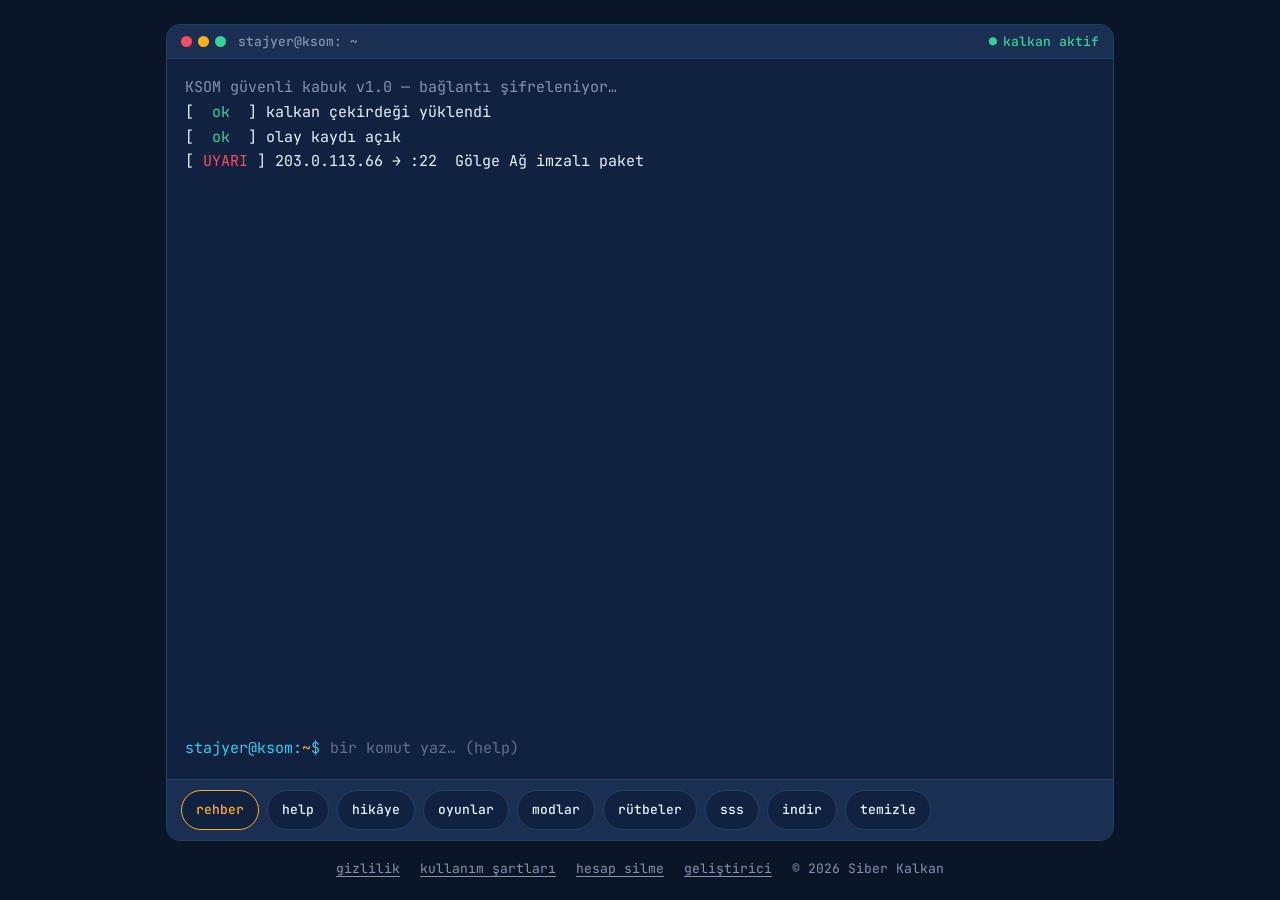
<file: siberkalkan/index.html>
<!doctype html>
<html lang="tr">
<head>
  <meta charset="utf-8">
  <meta name="viewport" content="width=device-width, initial-scale=1, viewport-fit=cover">
  <title>Siber Kalkan — Siber güvenliği oynayarak öğren</title>
  <meta name="description" content="Siber Kalkan: oltalama, güvenlik duvarı, terminal, parola, kriptografi ve olay müdahalesini 6 mini oyunla öğreten Türkçe eğitici oyun.">
  <meta name="theme-color" content="#0A1628">
  <meta property="og:title" content="Siber Kalkan">
  <meta property="og:description" content="Gölge Ağ saldırıyor. KSOM'a stajyer olarak katıl, 6 mini oyunla siber güvenliği öğren.">
  <meta property="og:image" content="simge.png">
  <link rel="icon" href="favicon.png">
  <link rel="preload" href="fonts/JetBrainsMono.ttf" as="font" type="font/ttf" crossorigin>
  <link rel="stylesheet" href="style.css">
</head>
<body>
  <main class="sahne">
    <h1 class="gizli-metin">Siber Kalkan — terminal</h1>
    <section class="pencere" aria-label="Siber Kalkan terminali">
      <div class="baslik-cubugu" aria-hidden="true">
        <span class="isik"><i></i><i></i><i></i></span>
        <span>stajyer@ksom: ~</span>
        <span class="durum">kalkan aktif</span>
      </div>

      <div class="ekran" id="ekran" role="log" aria-live="polite" tabindex="-1">
        <noscript>
          <div class="satir">Siber Kalkan, siber güvenliği 6 mini oyunla öğreten Türkçe eğitici bir oyundur.</div>
          <div class="satir">Bu terminal JavaScript ister. Belgeler: <a href="gizlilik.html">Gizlilik</a> · <a href="kullanim-sartlari.html">Kullanım şartları</a> · <a href="hesap-silme.html">Hesap silme</a></div>
        </noscript>
      </div>

      <form class="komut-satiri" id="form" autocomplete="off">
        <label for="girdi" class="istem">stajyer@ksom:<span class="yol" id="istem-yol">~</span>$</label>
        <input id="girdi" name="komut" type="text" enterkeyhint="send" spellcheck="false" autocapitalize="none"
               autocorrect="off" placeholder="bir komut yaz… (help)" aria-describedby="dokun-aciklama">
      </form>

      <nav class="dokun" id="dokun" aria-label="Hızlı komutlar">
        <span id="dokun-aciklama" class="gizli-metin">Yazmak istemezsen bu düğmeler komutu senin yerine yazar.</span>
        <button type="button" class="vurgu" data-calistir="rehber">rehber</button>
        <button type="button" data-calistir="help">help</button>
        <button type="button" data-calistir="cat hikaye.txt">hikâye</button>
        <button type="button" data-calistir="ls oyunlar">oyunlar</button>
        <button type="button" data-calistir="ls modlar">modlar</button>
        <button type="button" data-calistir="cat rutbeler.txt">rütbeler</button>
        <button type="button" data-calistir="cat sss.txt">sss</button>
        <button type="button" data-calistir="./indir.sh">indir</button>
        <button type="button" data-calistir="temizle">temizle</button>
      </nav>
    </section>

    <footer class="alt">
      <a href="gizlilik.html">gizlilik</a>
      <a href="kullanim-sartlari.html">kullanım şartları</a>
      <a href="hesap-silme.html">hesap silme</a>
      <a href="../">geliştirici</a>
      <span>© 2026 Siber Kalkan</span>
    </footer>
  </main>
  <script src="terminal.js"></script>
</body>
</html>
</file>
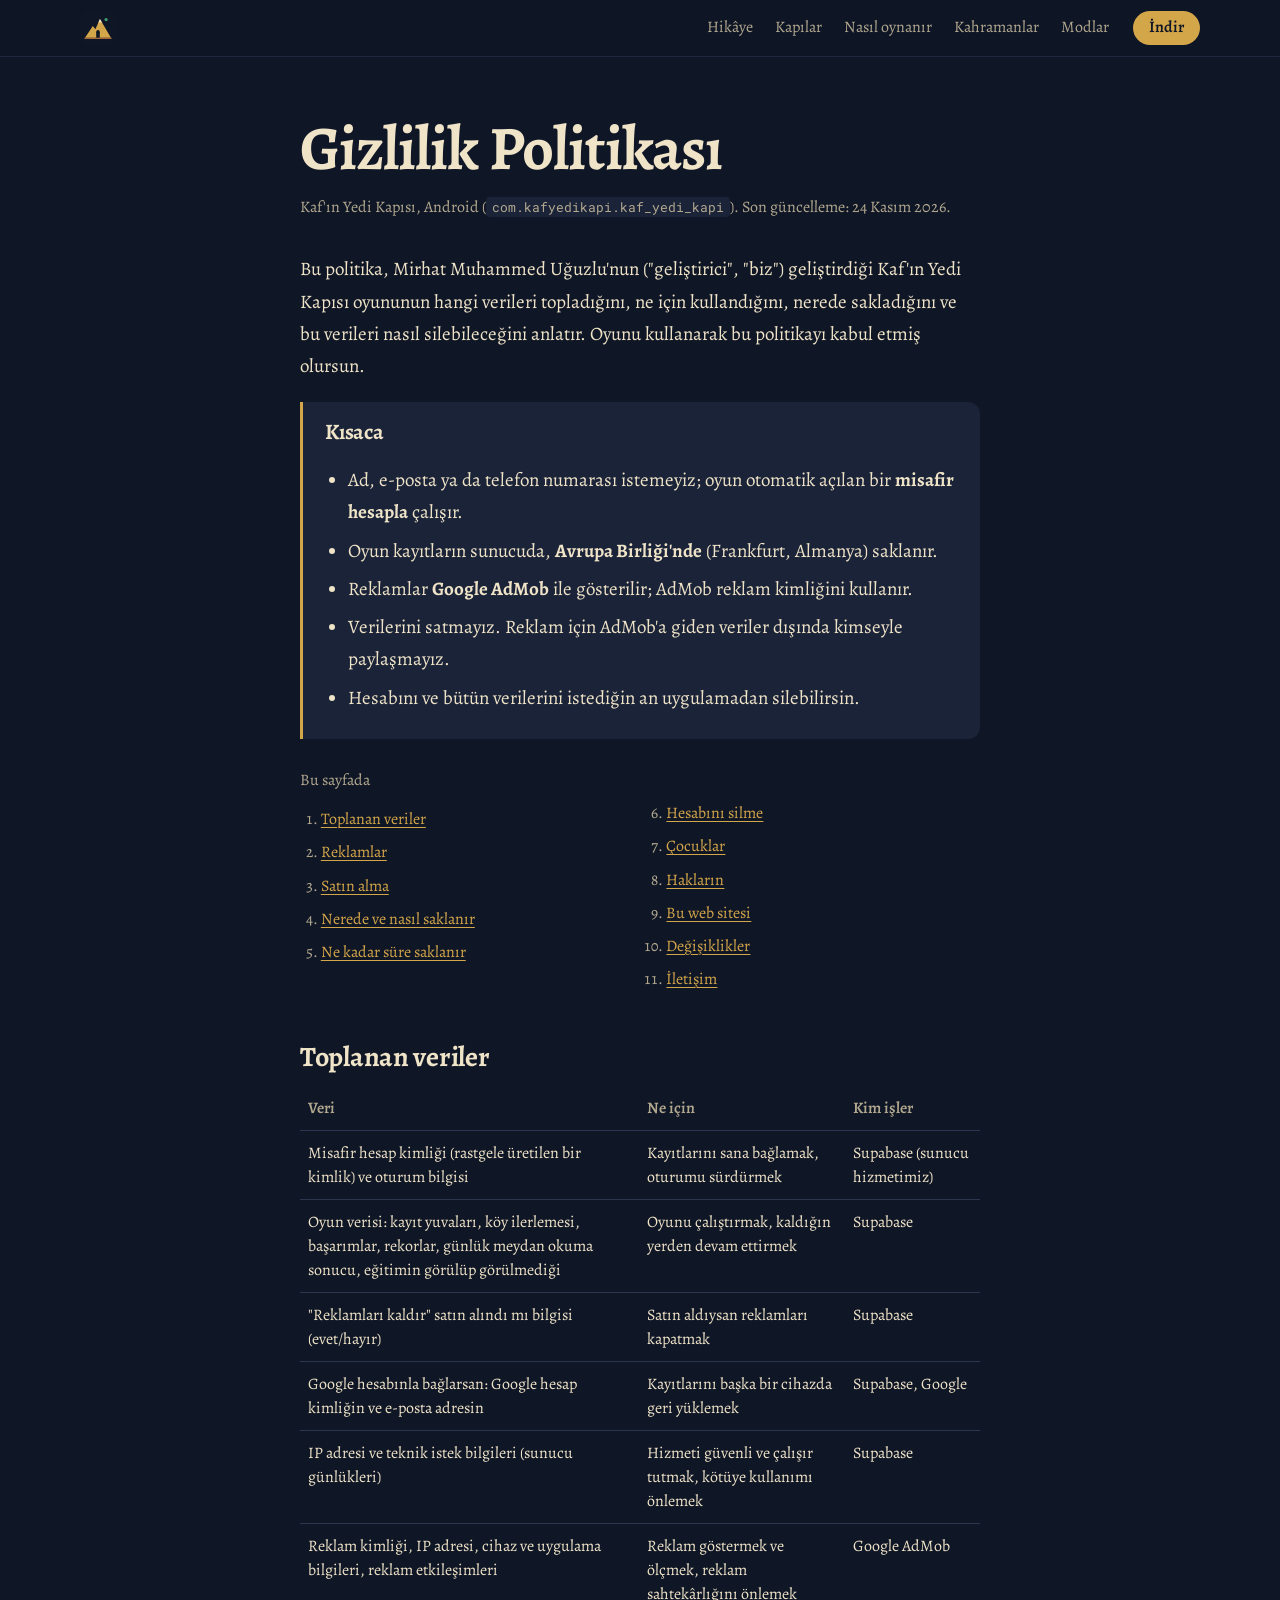
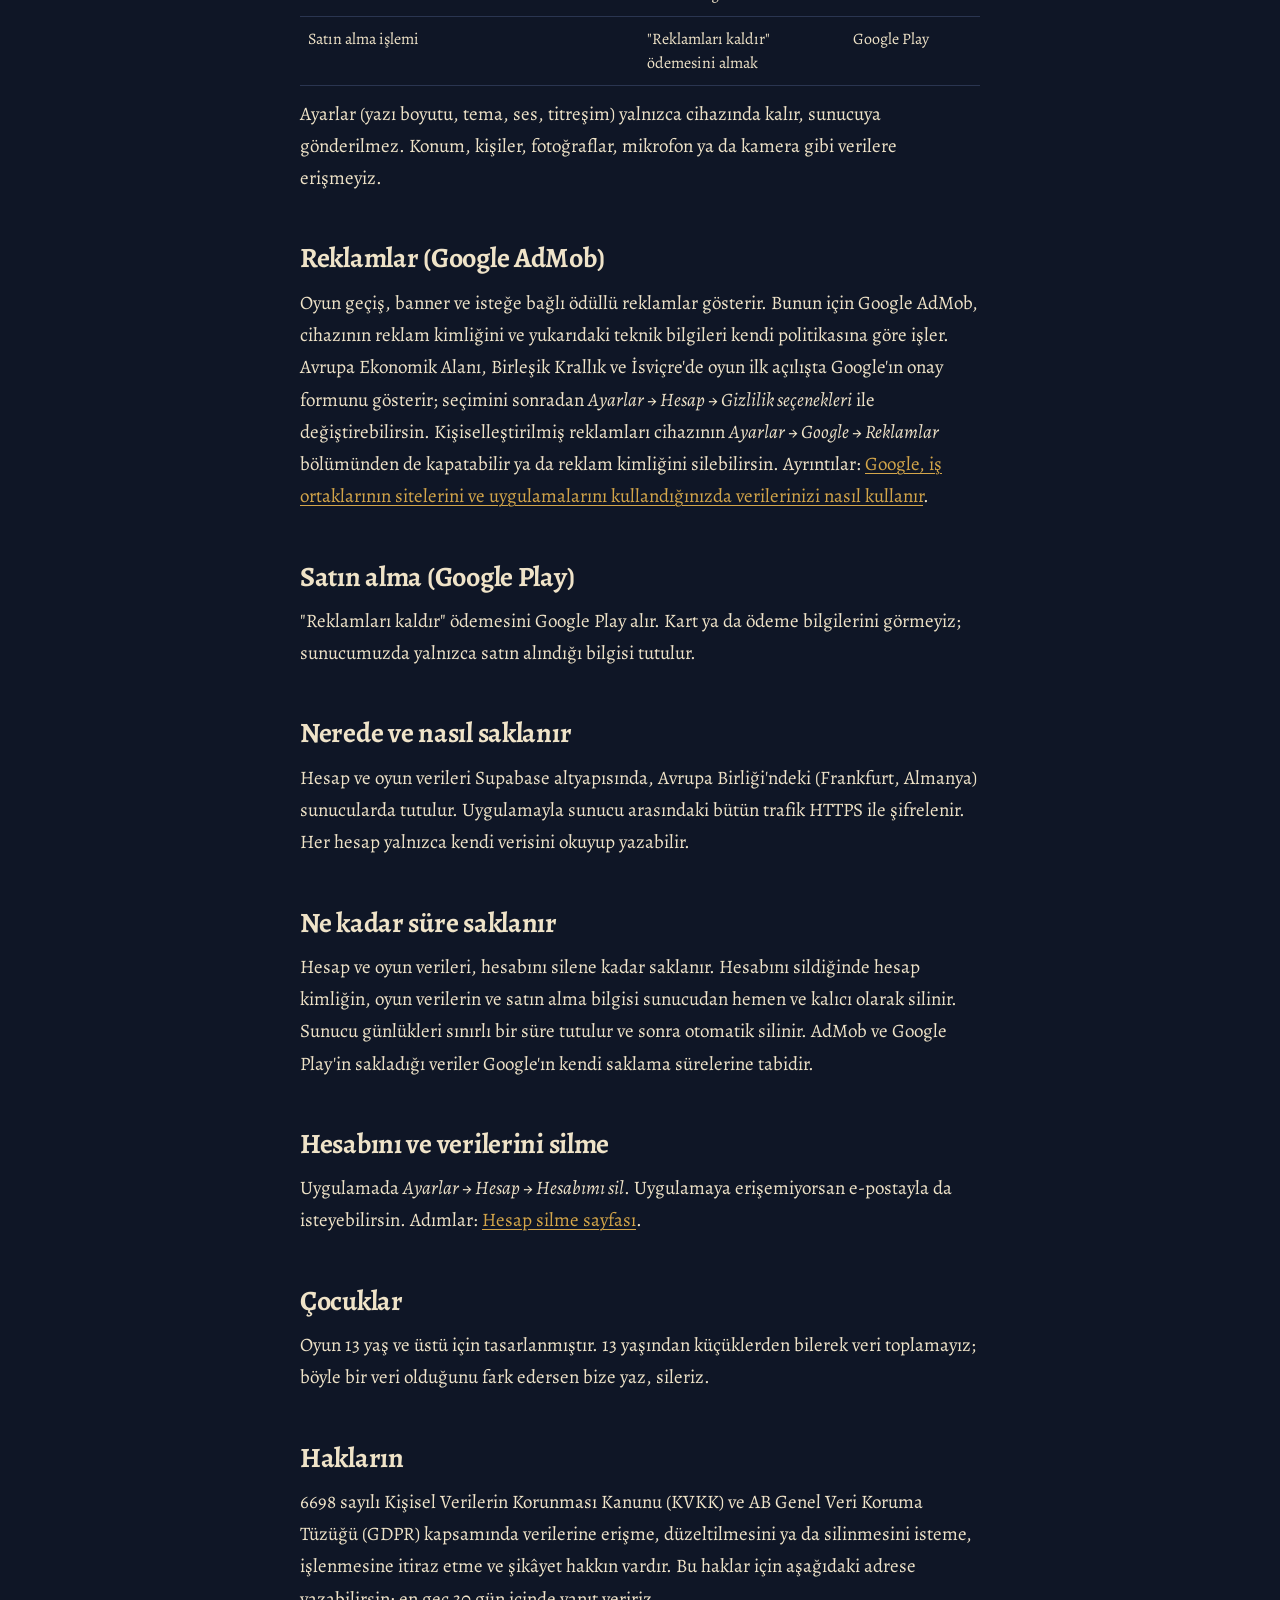
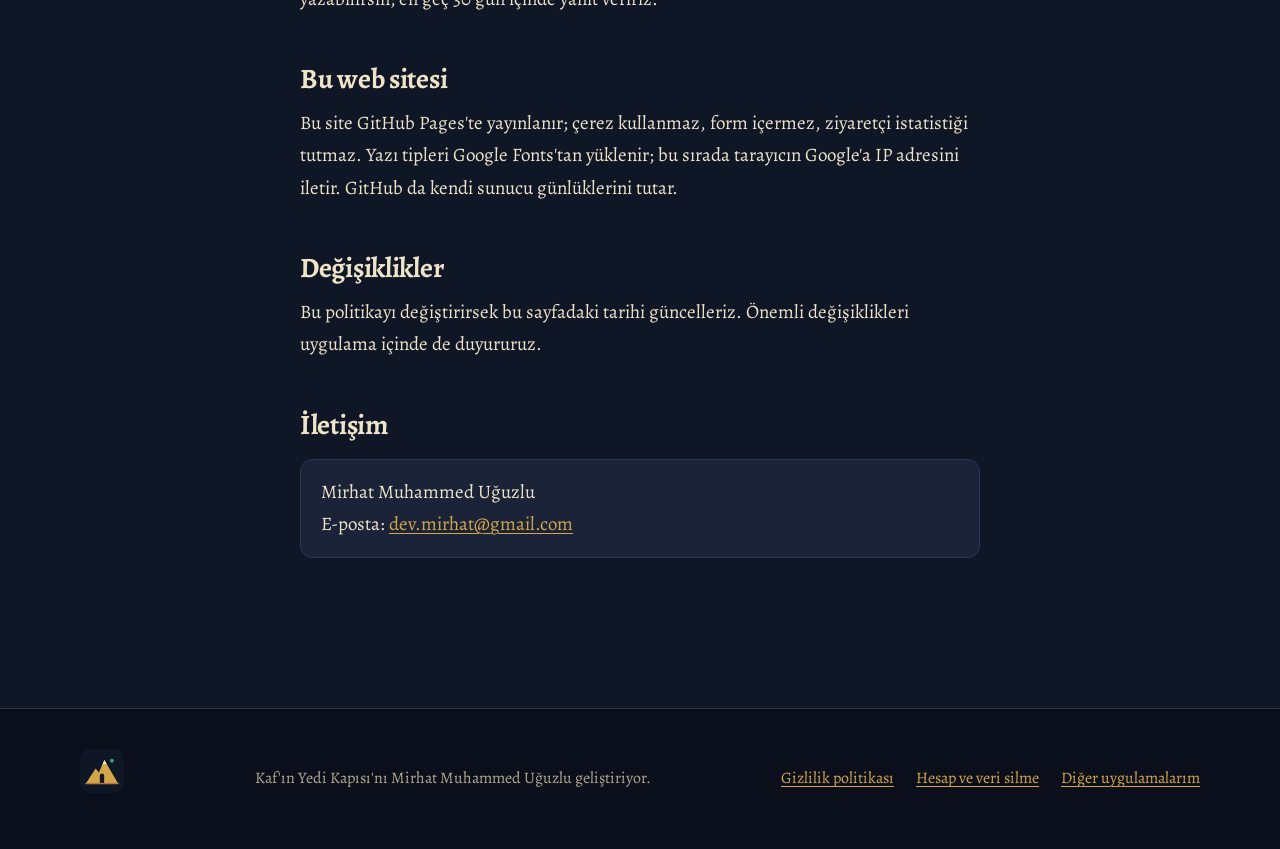
<file: kaf/gizlilik.html>
<!doctype html>
<html lang="tr">
<head>
  <meta charset="utf-8">
  <meta name="viewport" content="width=device-width, initial-scale=1">
  <title>Gizlilik Politikası · Kaf'ın Yedi Kapısı</title>
  <meta name="description" content="Kaf'ın Yedi Kapısı gizlilik politikası: hangi veriler toplanır, nerede saklanır, nasıl silinir.">
  <meta name="theme-color" content="#0f1626">
  <link rel="icon" href="logo.svg" type="image/svg+xml">
  <link rel="icon" href="favicon.png" sizes="32x32" type="image/png">
  <link rel="apple-touch-icon" href="simge-192.png">
  <meta property="og:image" content="https://mirhatuguzlu.github.io/kaf/simge-512.png">
  <link rel="preconnect" href="https://fonts.googleapis.com">
  <link rel="preconnect" href="https://fonts.gstatic.com" crossorigin>
  <link rel="stylesheet" href="https://fonts.googleapis.com/css2?family=Alegreya:ital,wght@0,400;0,600;0,700;1,400&family=Roboto+Mono:wght@400;500&display=swap">
  <link rel="stylesheet" href="stil.css">
</head>
<body>
<a class="atla" href="#icerik">İçeriğe geç</a>
<header class="ust">
  <a class="marka" href="./" aria-label="Kaf'ın Yedi Kapısı, ana sayfa"><img src="logo.svg" width="36" height="36" alt=""></a>
  <button class="menu-dugme" type="button" aria-expanded="false" aria-controls="menu" aria-haspopup="true">Bölümler</button>
  <nav id="menu" aria-label="Sayfa">
    <p class="ipucu" aria-hidden="true">Basılı tut, sürükle, bırak</p>
    <a href="./#hikaye">Hikâye</a>
    <a href="./#kapilar">Kapılar</a>
    <a href="./#yolculuk">Nasıl oynanır</a>
    <a href="./#kahramanlar">Kahramanlar</a>
    <a href="./#modlar">Modlar</a>
  </nav>
  <a class="indir" href="./#indir">İndir</a>
</header>

<main id="icerik" class="yasal okuma">
  <h1>Gizlilik Politikası</h1>
  <p class="ust-not">Kaf'ın Yedi Kapısı, Android (<code>com.kafyedikapi.kaf_yedi_kapi</code>). Son güncelleme: 24 Kasım 2026.</p>

  <p>Bu politika, Mirhat Muhammed Uğuzlu'nun ("geliştirici", "biz") geliştirdiği Kaf'ın Yedi Kapısı oyununun
  hangi verileri topladığını, ne için kullandığını, nerede sakladığını ve bu verileri nasıl silebileceğini anlatır.
  Oyunu kullanarak bu politikayı kabul etmiş olursun.</p>

  <section class="kisaca" aria-labelledby="kisaca">
    <h2 id="kisaca">Kısaca</h2>
    <ul>
      <li>Ad, e-posta ya da telefon numarası istemeyiz; oyun otomatik açılan bir <strong>misafir hesapla</strong> çalışır.</li>
      <li>Oyun kayıtların sunucuda, <strong>Avrupa Birliği'nde</strong> (Frankfurt, Almanya) saklanır.</li>
      <li>Reklamlar <strong>Google AdMob</strong> ile gösterilir; AdMob reklam kimliğini kullanır.</li>
      <li>Verilerini satmayız. Reklam için AdMob'a giden veriler dışında kimseyle paylaşmayız.</li>
      <li>Hesabını ve bütün verilerini istediğin an uygulamadan silebilirsin.</li>
    </ul>
  </section>

  <nav class="icindekiler" aria-label="İçindekiler">
    Bu sayfada
    <ol>
      <li><a href="#veriler">Toplanan veriler</a></li>
      <li><a href="#reklam">Reklamlar</a></li>
      <li><a href="#satin-alma">Satın alma</a></li>
      <li><a href="#saklama">Nerede ve nasıl saklanır</a></li>
      <li><a href="#sure">Ne kadar süre saklanır</a></li>
      <li><a href="#silme">Hesabını silme</a></li>
      <li><a href="#cocuklar">Çocuklar</a></li>
      <li><a href="#haklar">Hakların</a></li>
      <li><a href="#site">Bu web sitesi</a></li>
      <li><a href="#degisiklik">Değişiklikler</a></li>
      <li><a href="#iletisim">İletişim</a></li>
    </ol>
  </nav>

  <h2 id="veriler">Toplanan veriler</h2>
  <table>
    <thead><tr><th>Veri</th><th>Ne için</th><th>Kim işler</th></tr></thead>
    <tbody>
      <tr>
        <td>Misafir hesap kimliği (rastgele üretilen bir kimlik) ve oturum bilgisi</td>
        <td>Kayıtlarını sana bağlamak, oturumu sürdürmek</td>
        <td>Supabase (sunucu hizmetimiz)</td>
      </tr>
      <tr>
        <td>Oyun verisi: kayıt yuvaları, köy ilerlemesi, başarımlar, rekorlar, günlük meydan okuma sonucu,
          eğitimin görülüp görülmediği</td>
        <td>Oyunu çalıştırmak, kaldığın yerden devam ettirmek</td>
        <td>Supabase</td>
      </tr>
      <tr>
        <td>"Reklamları kaldır" satın alındı mı bilgisi (evet/hayır)</td>
        <td>Satın aldıysan reklamları kapatmak</td>
        <td>Supabase</td>
      </tr>
      <tr>
        <td>Google hesabınla bağlarsan: Google hesap kimliğin ve e-posta adresin</td>
        <td>Kayıtlarını başka bir cihazda geri yüklemek</td>
        <td>Supabase, Google</td>
      </tr>
      <tr>
        <td>IP adresi ve teknik istek bilgileri (sunucu günlükleri)</td>
        <td>Hizmeti güvenli ve çalışır tutmak, kötüye kullanımı önlemek</td>
        <td>Supabase</td>
      </tr>
      <tr>
        <td>Reklam kimliği, IP adresi, cihaz ve uygulama bilgileri, reklam etkileşimleri</td>
        <td>Reklam göstermek ve ölçmek, reklam sahtekârlığını önlemek</td>
        <td>Google AdMob</td>
      </tr>
      <tr>
        <td>Satın alma işlemi</td>
        <td>"Reklamları kaldır" ödemesini almak</td>
        <td>Google Play</td>
      </tr>
    </tbody>
  </table>
  <p>Ayarlar (yazı boyutu, tema, ses, titreşim) yalnızca cihazında kalır, sunucuya gönderilmez. Konum, kişiler,
  fotoğraflar, mikrofon ya da kamera gibi verilere erişmeyiz.</p>

  <h2 id="reklam">Reklamlar (Google AdMob)</h2>
  <p>Oyun geçiş, banner ve isteğe bağlı ödüllü reklamlar gösterir. Bunun için Google AdMob, cihazının reklam kimliğini ve
  yukarıdaki teknik bilgileri kendi politikasına göre işler. Avrupa Ekonomik Alanı, Birleşik Krallık ve İsviçre'de oyun
  ilk açılışta Google'ın onay formunu gösterir; seçimini sonradan <em>Ayarlar → Hesap → Gizlilik seçenekleri</em>
  ile değiştirebilirsin. Kişiselleştirilmiş reklamları cihazının <em>Ayarlar → Google → Reklamlar</em> bölümünden de
  kapatabilir ya da reklam kimliğini silebilirsin. Ayrıntılar:
  <a href="https://policies.google.com/technologies/partner-sites?hl=tr">Google, iş ortaklarının sitelerini ve
  uygulamalarını kullandığınızda verilerinizi nasıl kullanır</a>.</p>

  <h2 id="satin-alma">Satın alma (Google Play)</h2>
  <p>"Reklamları kaldır" ödemesini Google Play alır. Kart ya da ödeme bilgilerini görmeyiz; sunucumuzda yalnızca satın
  alındığı bilgisi tutulur.</p>

  <h2 id="saklama">Nerede ve nasıl saklanır</h2>
  <p>Hesap ve oyun verileri Supabase altyapısında, Avrupa Birliği'ndeki (Frankfurt, Almanya) sunucularda tutulur.
  Uygulamayla sunucu arasındaki bütün trafik HTTPS ile şifrelenir. Her hesap yalnızca kendi verisini okuyup
  yazabilir.</p>

  <h2 id="sure">Ne kadar süre saklanır</h2>
  <p>Hesap ve oyun verileri, hesabını silene kadar saklanır. Hesabını sildiğinde hesap kimliğin, oyun verilerin ve
  satın alma bilgisi sunucudan hemen ve kalıcı olarak silinir. Sunucu günlükleri sınırlı bir süre tutulur ve sonra
  otomatik silinir. AdMob ve Google Play'in sakladığı veriler Google'ın kendi saklama sürelerine tabidir.</p>

  <h2 id="silme">Hesabını ve verilerini silme</h2>
  <p>Uygulamada <em>Ayarlar → Hesap → Hesabımı sil</em>. Uygulamaya erişemiyorsan e-postayla da isteyebilirsin. Adımlar:
  <a href="hesap-silme.html">Hesap silme sayfası</a>.</p>

  <h2 id="cocuklar">Çocuklar</h2>
  <p>Oyun 13 yaş ve üstü için tasarlanmıştır. 13 yaşından küçüklerden bilerek veri toplamayız; böyle bir veri
  olduğunu fark edersen bize yaz, sileriz.</p>

  <h2 id="haklar">Hakların</h2>
  <p>6698 sayılı Kişisel Verilerin Korunması Kanunu (KVKK) ve AB Genel Veri Koruma Tüzüğü (GDPR) kapsamında
  verilerine erişme, düzeltilmesini ya da silinmesini isteme, işlenmesine itiraz etme ve şikâyet hakkın vardır.
  Bu haklar için aşağıdaki adrese yazabilirsin; en geç 30 gün içinde yanıt veririz.</p>

  <h2 id="site">Bu web sitesi</h2>
  <p>Bu site GitHub Pages'te yayınlanır; çerez kullanmaz, form içermez, ziyaretçi istatistiği tutmaz. Yazı tipleri
  Google Fonts'tan yüklenir; bu sırada tarayıcın Google'a IP adresini iletir. GitHub da kendi sunucu günlüklerini
  tutar.</p>

  <h2 id="degisiklik">Değişiklikler</h2>
  <p>Bu politikayı değiştirirsek bu sayfadaki tarihi güncelleriz. Önemli değişiklikleri uygulama içinde de
  duyururuz.</p>

  <h2 id="iletisim">İletişim</h2>
  <div class="kutu">
    Mirhat Muhammed Uğuzlu<br>
    E-posta: <a href="mailto:dev.mirhat@gmail.com">dev.mirhat@gmail.com</a>
  </div>
</main>

<footer class="alt-bilgi">
  <div class="sutun">
    <img class="alt-logo" src="logo.svg" width="44" height="44" alt="">
    <p>Kaf'ın Yedi Kapısı'nı Mirhat Muhammed Uğuzlu geliştiriyor.</p>
    <nav aria-label="Yasal">
      <a href="gizlilik.html">Gizlilik politikası</a>
      <a href="hesap-silme.html">Hesap ve veri silme</a>
      <a href="../">Diğer uygulamalarım</a>
    </nav>
  </div>
</footer>
<script src="kaf.js"></script>
</body>
</html>
</file>
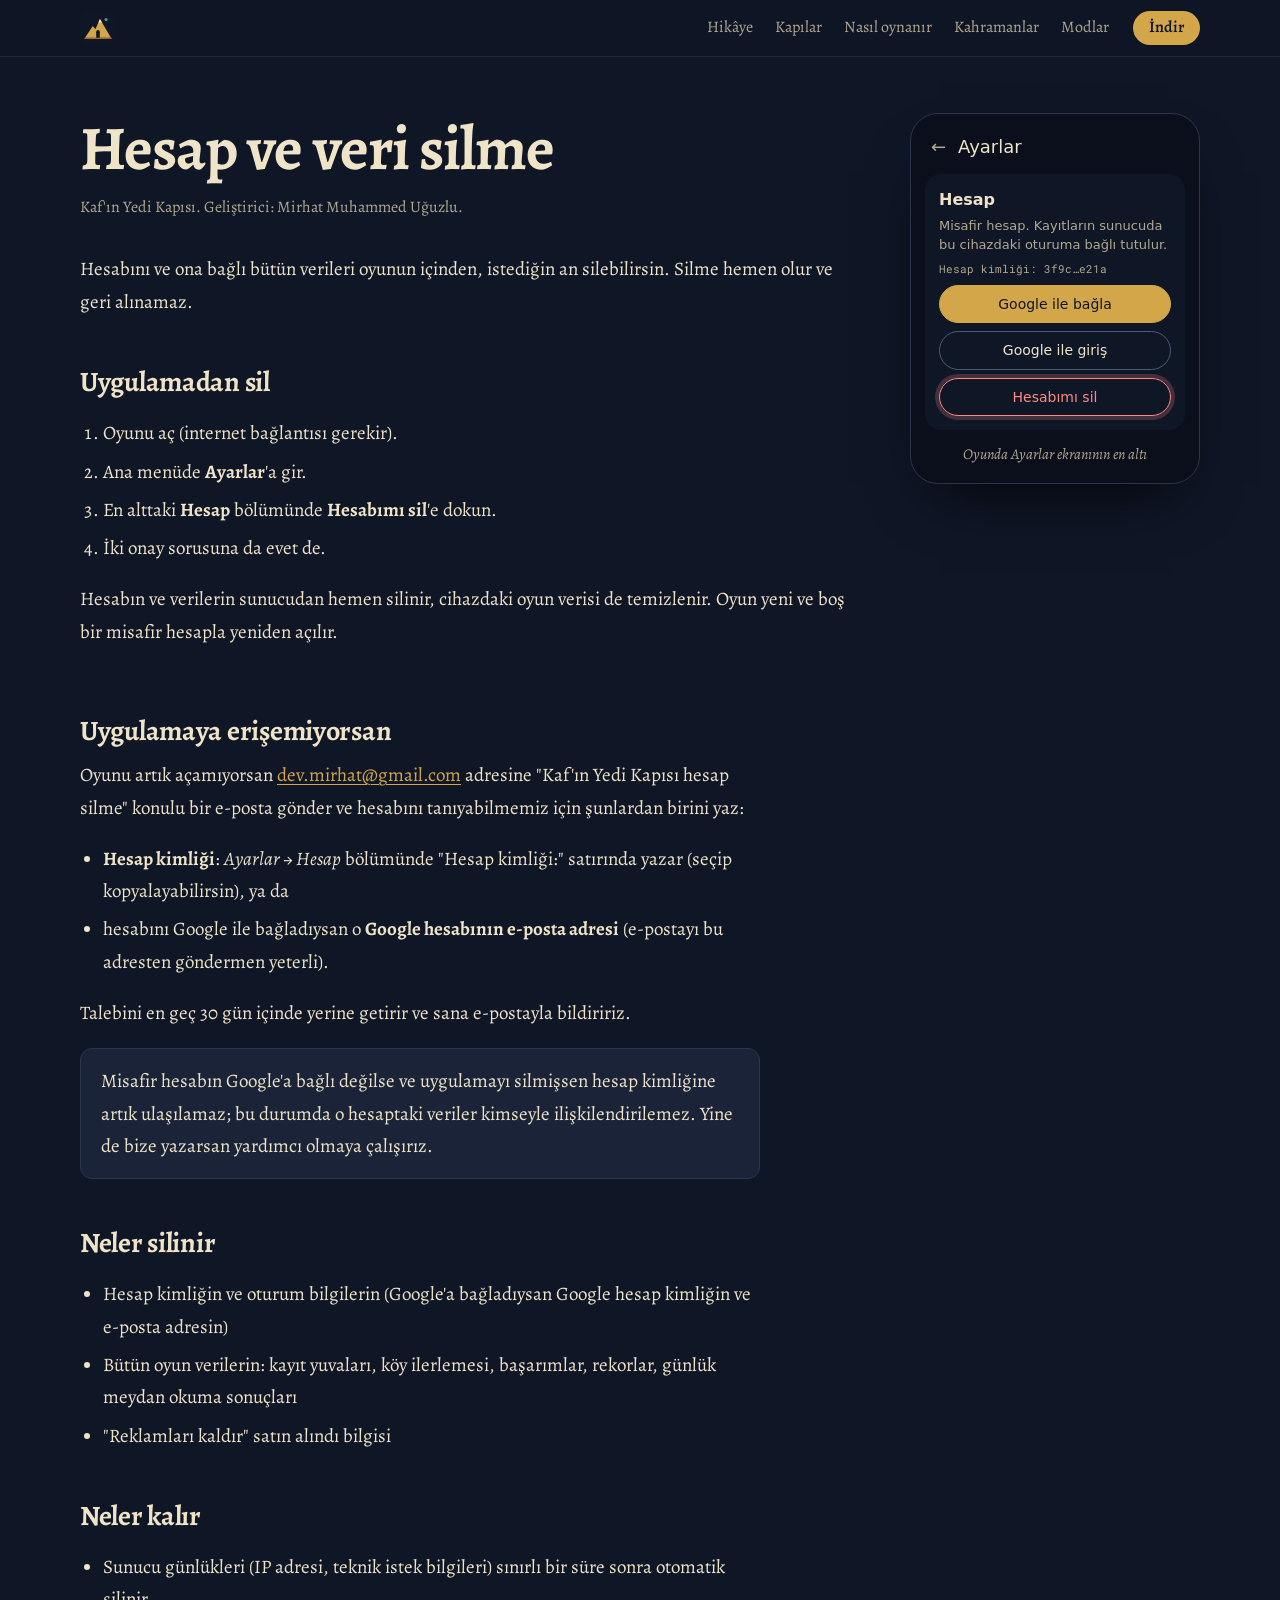
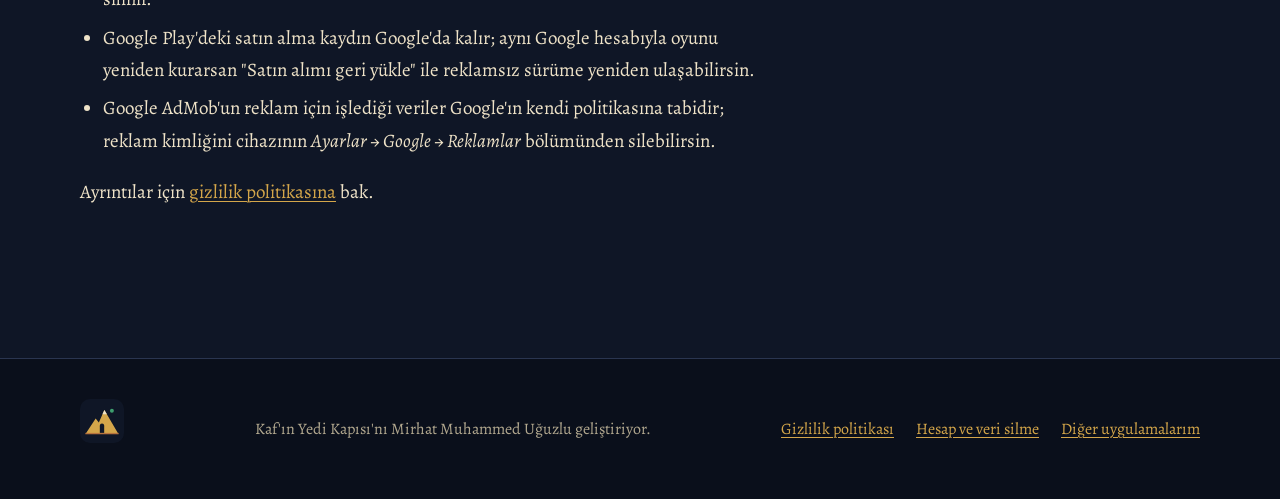
<file: kaf/hesap-silme.html>
<!doctype html>
<html lang="tr">
<head>
  <meta charset="utf-8">
  <meta name="viewport" content="width=device-width, initial-scale=1">
  <title>Hesap Silme · Kaf'ın Yedi Kapısı</title>
  <meta name="description" content="Kaf'ın Yedi Kapısı hesabını ve verilerini silme: uygulamanın içinden, hemen ve kalıcı olarak.">
  <meta name="theme-color" content="#0f1626">
  <link rel="icon" href="logo.svg" type="image/svg+xml">
  <link rel="icon" href="favicon.png" sizes="32x32" type="image/png">
  <link rel="apple-touch-icon" href="simge-192.png">
  <meta property="og:image" content="https://mirhatuguzlu.github.io/kaf/simge-512.png">
  <link rel="preconnect" href="https://fonts.googleapis.com">
  <link rel="preconnect" href="https://fonts.gstatic.com" crossorigin>
  <link rel="stylesheet" href="https://fonts.googleapis.com/css2?family=Alegreya:ital,wght@0,400;0,600;0,700;1,400&family=Roboto+Mono:wght@400;500&display=swap">
  <link rel="stylesheet" href="stil.css">
</head>
<body>
<a class="atla" href="#icerik">İçeriğe geç</a>
<header class="ust">
  <a class="marka" href="./" aria-label="Kaf'ın Yedi Kapısı, ana sayfa"><img src="logo.svg" width="36" height="36" alt=""></a>
  <button class="menu-dugme" type="button" aria-expanded="false" aria-controls="menu" aria-haspopup="true">Bölümler</button>
  <nav id="menu" aria-label="Sayfa">
    <p class="ipucu" aria-hidden="true">Basılı tut, sürükle, bırak</p>
    <a href="./#hikaye">Hikâye</a>
    <a href="./#kapilar">Kapılar</a>
    <a href="./#yolculuk">Nasıl oynanır</a>
    <a href="./#kahramanlar">Kahramanlar</a>
    <a href="./#modlar">Modlar</a>
  </nav>
  <a class="indir" href="./#indir">İndir</a>
</header>

<main id="icerik" class="yasal sutun">
  <div class="yon">
    <div>
      <h1>Hesap ve veri silme</h1>
      <p class="ust-not">Kaf'ın Yedi Kapısı. Geliştirici: Mirhat Muhammed Uğuzlu.</p>
      <p>Hesabını ve ona bağlı bütün verileri oyunun içinden, istediğin an silebilirsin. Silme hemen olur ve geri
      alınamaz.</p>

      <h2>Uygulamadan sil</h2>
      <ol>
        <li>Oyunu aç (internet bağlantısı gerekir).</li>
        <li>Ana menüde <strong>Ayarlar</strong>'a gir.</li>
        <li>En alttaki <strong>Hesap</strong> bölümünde <strong>Hesabımı sil</strong>'e dokun.</li>
        <li>İki onay sorusuna da evet de.</li>
      </ol>
      <p>Hesabın ve verilerin sunucudan hemen silinir, cihazdaki oyun verisi de temizlenir. Oyun yeni ve boş bir misafir
      hesapla yeniden açılır.</p>
    </div>

    <figure class="ekran" aria-hidden="true">
      <div class="cubuk"><span>&larr;</span>Ayarlar</div>
      <div class="ic">
        <div class="baslik">Hesap</div>
        <p>Misafir hesap. Kayıtların sunucuda bu cihazdaki oturuma bağlı tutulur.</p>
        <div class="kucuk">Hesap kimliği: 3f9c…e21a</div>
        <span class="b dolu">Google ile bağla</span>
        <span class="b">Google ile giriş</span>
        <span class="b sil">Hesabımı sil</span>
      </div>
      <figcaption>Oyunda Ayarlar ekranının en altı</figcaption>
    </figure>
  </div>

  <div class="okuma" style="margin-inline:0">
    <h2>Uygulamaya erişemiyorsan</h2>
    <p>Oyunu artık açamıyorsan <a href="mailto:dev.mirhat@gmail.com?subject=Kaf%27%C4%B1n%20Yedi%20Kap%C4%B1s%C4%B1%20hesap%20silme">dev.mirhat@gmail.com</a>
    adresine "Kaf'ın Yedi Kapısı hesap silme" konulu bir e-posta gönder ve hesabını tanıyabilmemiz için şunlardan birini
    yaz:</p>
    <ul>
      <li><strong>Hesap kimliği</strong>: <em>Ayarlar → Hesap</em> bölümünde "Hesap kimliği:" satırında yazar
        (seçip kopyalayabilirsin), ya da</li>
      <li>hesabını Google ile bağladıysan o <strong>Google hesabının e-posta adresi</strong> (e-postayı bu adresten
        göndermen yeterli).</li>
    </ul>
    <p>Talebini en geç 30 gün içinde yerine getirir ve sana e-postayla bildiririz.</p>
    <div class="kutu">Misafir hesabın Google'a bağlı değilse ve uygulamayı silmişsen hesap kimliğine artık ulaşılamaz;
    bu durumda o hesaptaki veriler kimseyle ilişkilendirilemez. Yine de bize yazarsan yardımcı olmaya çalışırız.</div>

    <h2>Neler silinir</h2>
    <ul>
      <li>Hesap kimliğin ve oturum bilgilerin (Google'a bağladıysan Google hesap kimliğin ve e-posta adresin)</li>
      <li>Bütün oyun verilerin: kayıt yuvaları, köy ilerlemesi, başarımlar, rekorlar, günlük meydan okuma sonuçları</li>
      <li>"Reklamları kaldır" satın alındı bilgisi</li>
    </ul>

    <h2>Neler kalır</h2>
    <ul>
      <li>Sunucu günlükleri (IP adresi, teknik istek bilgileri) sınırlı bir süre sonra otomatik silinir.</li>
      <li>Google Play'deki satın alma kaydın Google'da kalır; aynı Google hesabıyla oyunu yeniden kurarsan
        "Satın alımı geri yükle" ile reklamsız sürüme yeniden ulaşabilirsin.</li>
      <li>Google AdMob'un reklam için işlediği veriler Google'ın kendi politikasına tabidir; reklam kimliğini cihazının
        <em>Ayarlar → Google → Reklamlar</em> bölümünden silebilirsin.</li>
    </ul>
    <p>Ayrıntılar için <a href="gizlilik.html">gizlilik politikasına</a> bak.</p>
  </div>
</main>

<footer class="alt-bilgi">
  <div class="sutun">
    <img class="alt-logo" src="logo.svg" width="44" height="44" alt="">
    <p>Kaf'ın Yedi Kapısı'nı Mirhat Muhammed Uğuzlu geliştiriyor.</p>
    <nav aria-label="Yasal">
      <a href="gizlilik.html">Gizlilik politikası</a>
      <a href="hesap-silme.html">Hesap ve veri silme</a>
      <a href="../">Diğer uygulamalarım</a>
    </nav>
  </div>
</footer>
<script src="kaf.js"></script>
</body>
</html>
</file>
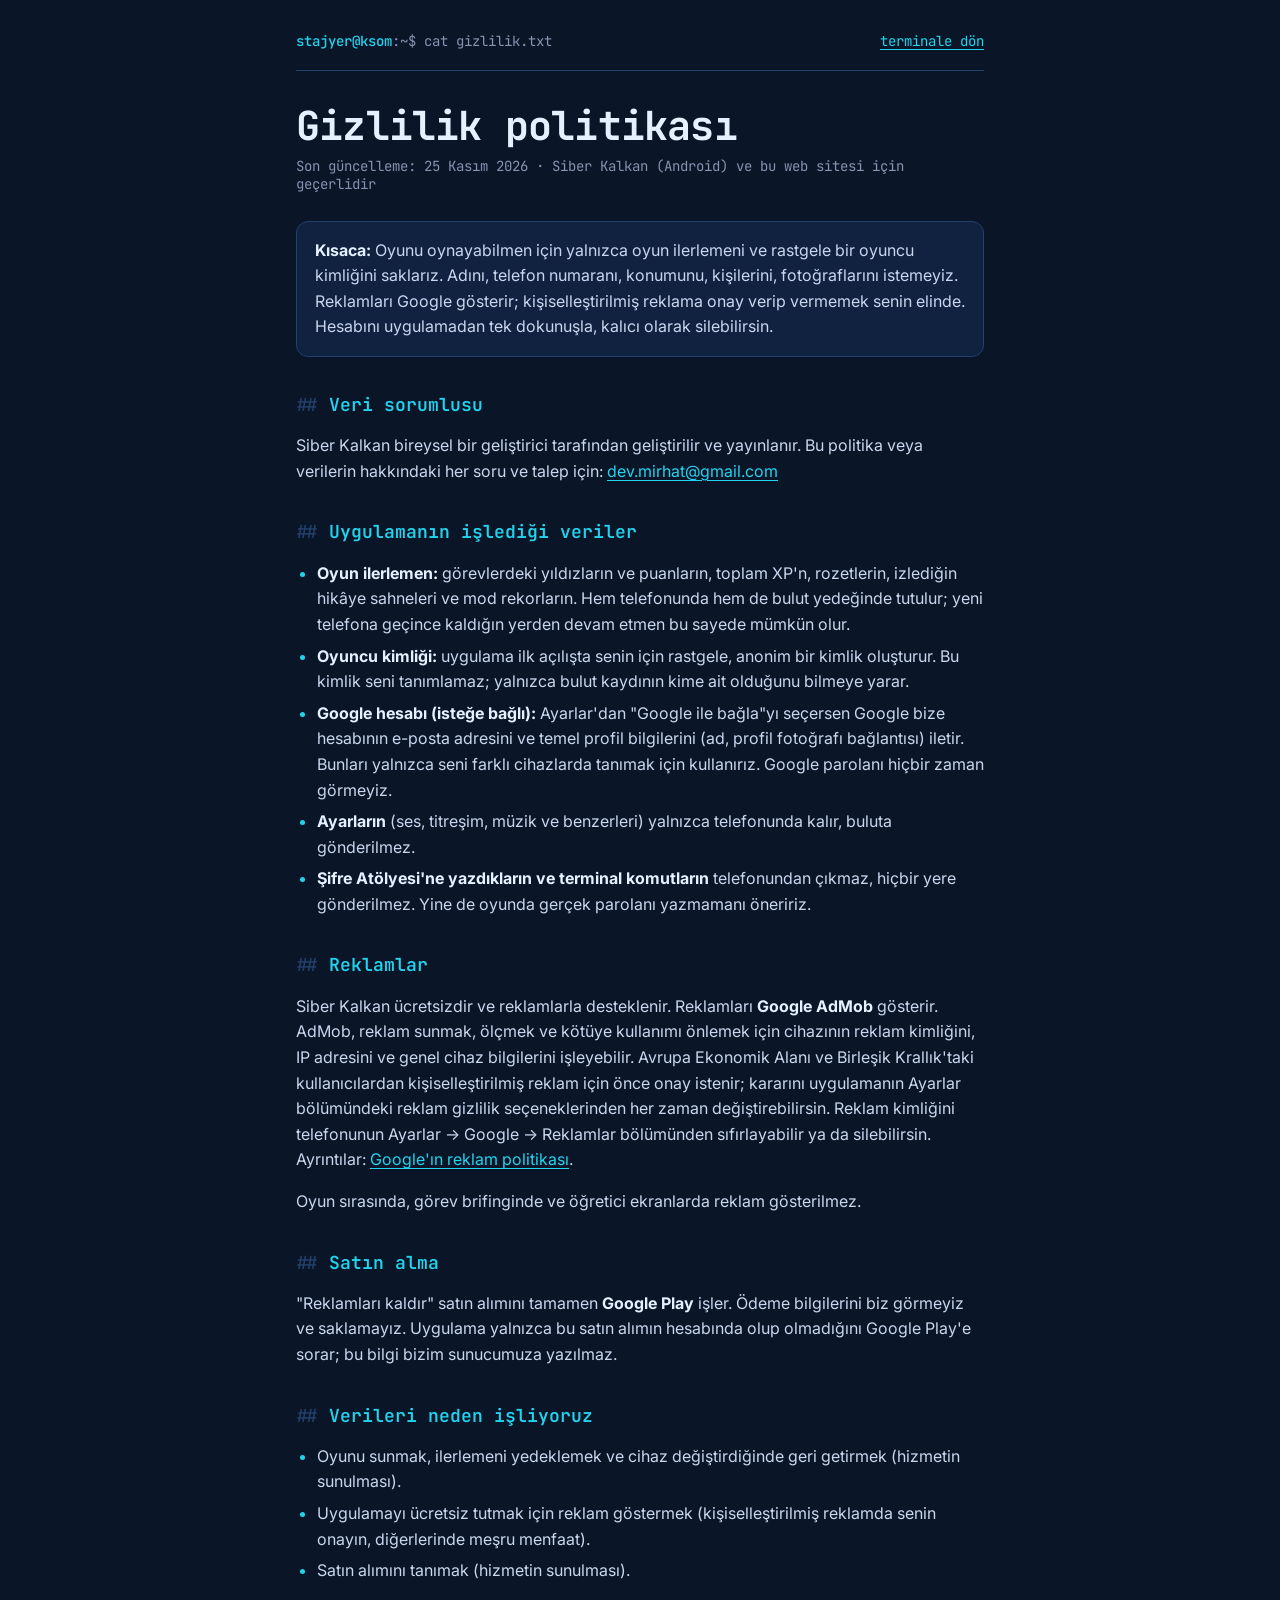
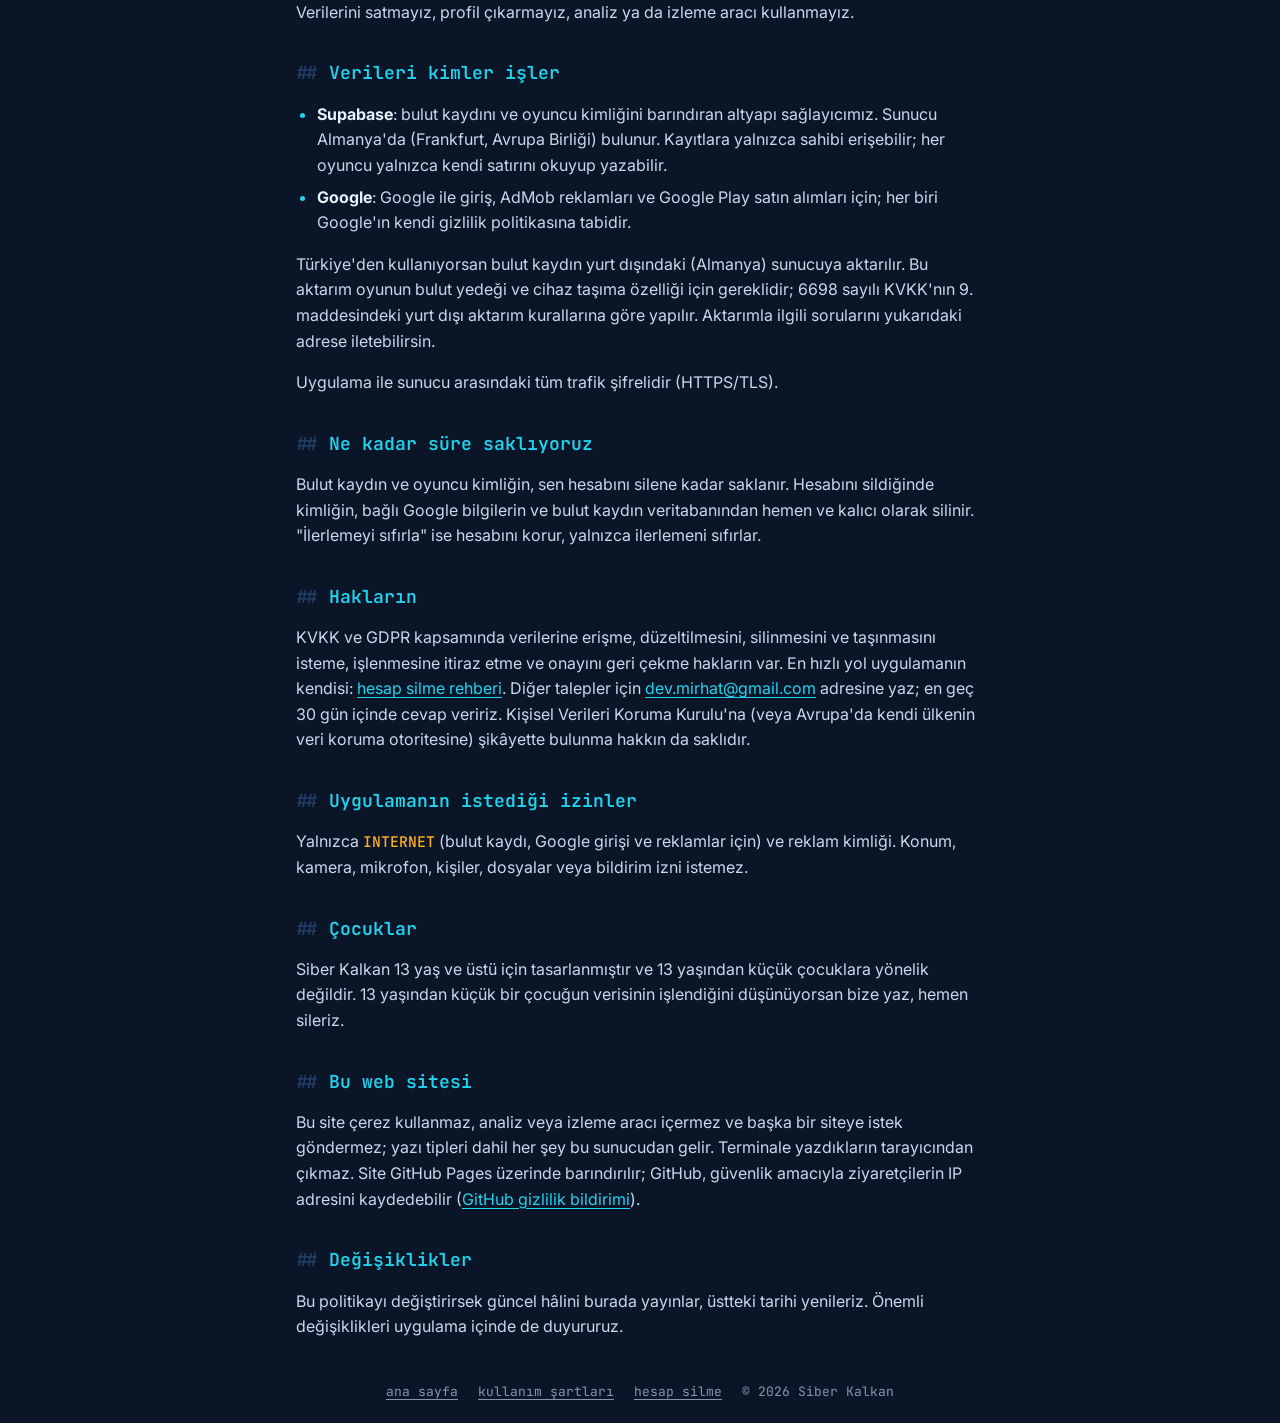
<file: siberkalkan/gizlilik.html>
<!doctype html>
<html lang="tr">
<head>
  <meta charset="utf-8">
  <meta name="viewport" content="width=device-width, initial-scale=1">
  <title>Gizlilik politikası — Siber Kalkan</title>
  <meta name="description" content="Siber Kalkan uygulamasının ve web sitesinin hangi verileri, neden ve ne kadar süre işlediği.">
  <meta name="theme-color" content="#0A1628">
  <link rel="icon" href="favicon.png">
  <link rel="stylesheet" href="style.css">
</head>
<body>
  <main class="belge">
    <div class="belge-ust">
      <span><span class="istem">stajyer@ksom</span>:~$ cat gizlilik.txt</span>
      <a href="./">terminale dön</a>
    </div>

    <h1>Gizlilik politikası</h1>
    <p class="tarih">Son güncelleme: 25 Kasım 2026 · Siber Kalkan (Android) ve bu web sitesi için geçerlidir</p>

    <div class="ozet">
      <p><strong>Kısaca:</strong> Oyunu oynayabilmen için yalnızca oyun ilerlemeni ve rastgele bir oyuncu kimliğini saklarız.
        Adını, telefon numaranı, konumunu, kişilerini, fotoğraflarını istemeyiz. Reklamları Google gösterir; kişiselleştirilmiş reklama
        onay verip vermemek senin elinde. Hesabını uygulamadan tek dokunuşla, kalıcı olarak silebilirsin.</p>
    </div>

    <h2>Veri sorumlusu</h2>
    <p>Siber Kalkan bireysel bir geliştirici tarafından geliştirilir ve yayınlanır. Bu politika veya verilerin hakkındaki her soru ve
      talep için: <a href="mailto:dev.mirhat@gmail.com">dev.mirhat@gmail.com</a></p>

    <h2>Uygulamanın işlediği veriler</h2>
    <ul>
      <li><strong>Oyun ilerlemen:</strong> görevlerdeki yıldızların ve puanların, toplam XP'n, rozetlerin, izlediğin hikâye sahneleri ve mod
        rekorların. Hem telefonunda hem de bulut yedeğinde tutulur; yeni telefona geçince kaldığın yerden devam etmen bu sayede mümkün olur.</li>
      <li><strong>Oyuncu kimliği:</strong> uygulama ilk açılışta senin için rastgele, anonim bir kimlik oluşturur. Bu kimlik seni tanımlamaz;
        yalnızca bulut kaydının kime ait olduğunu bilmeye yarar.</li>
      <li><strong>Google hesabı (isteğe bağlı):</strong> Ayarlar'dan "Google ile bağla"yı seçersen Google bize hesabının e-posta adresini ve
        temel profil bilgilerini (ad, profil fotoğrafı bağlantısı) iletir. Bunları yalnızca seni farklı cihazlarda tanımak için kullanırız.
        Google parolanı hiçbir zaman görmeyiz.</li>
      <li><strong>Ayarların</strong> (ses, titreşim, müzik ve benzerleri) yalnızca telefonunda kalır, buluta gönderilmez.</li>
      <li><strong>Şifre Atölyesi'ne yazdıkların ve terminal komutların</strong> telefonundan çıkmaz, hiçbir yere gönderilmez. Yine de oyunda
        gerçek parolanı yazmamanı öneririz.</li>
    </ul>

    <h2>Reklamlar</h2>
    <p>Siber Kalkan ücretsizdir ve reklamlarla desteklenir. Reklamları <strong>Google AdMob</strong> gösterir. AdMob, reklam sunmak, ölçmek
      ve kötüye kullanımı önlemek için cihazının reklam kimliğini, IP adresini ve genel cihaz bilgilerini işleyebilir. Avrupa Ekonomik
      Alanı ve Birleşik Krallık'taki kullanıcılardan kişiselleştirilmiş reklam için önce onay istenir; kararını uygulamanın Ayarlar
      bölümündeki reklam gizlilik seçeneklerinden her zaman değiştirebilirsin. Reklam kimliğini telefonunun Ayarlar → Google → Reklamlar
      bölümünden sıfırlayabilir ya da silebilirsin. Ayrıntılar:
      <a href="https://policies.google.com/technologies/ads?hl=tr" rel="noopener">Google'ın reklam politikası</a>.</p>
    <p>Oyun sırasında, görev brifinginde ve öğretici ekranlarda reklam gösterilmez.</p>

    <h2>Satın alma</h2>
    <p>"Reklamları kaldır" satın alımını tamamen <strong>Google Play</strong> işler. Ödeme bilgilerini biz görmeyiz ve saklamayız. Uygulama
      yalnızca bu satın alımın hesabında olup olmadığını Google Play'e sorar; bu bilgi bizim sunucumuza yazılmaz.</p>

    <h2>Verileri neden işliyoruz</h2>
    <ul>
      <li>Oyunu sunmak, ilerlemeni yedeklemek ve cihaz değiştirdiğinde geri getirmek (hizmetin sunulması).</li>
      <li>Uygulamayı ücretsiz tutmak için reklam göstermek (kişiselleştirilmiş reklamda senin onayın, diğerlerinde meşru menfaat).</li>
      <li>Satın alımını tanımak (hizmetin sunulması).</li>
    </ul>
    <p>Verilerini satmayız, profil çıkarmayız, analiz ya da izleme aracı kullanmayız.</p>

    <h2>Verileri kimler işler</h2>
    <ul>
      <li><strong>Supabase</strong>: bulut kaydını ve oyuncu kimliğini barındıran altyapı sağlayıcımız. Sunucu Almanya'da
        (Frankfurt, Avrupa Birliği) bulunur. Kayıtlara yalnızca sahibi erişebilir; her oyuncu yalnızca kendi satırını okuyup yazabilir.</li>
      <li><strong>Google</strong>: Google ile giriş, AdMob reklamları ve Google Play satın alımları için; her biri Google'ın kendi gizlilik
        politikasına tabidir.</li>
    </ul>
    <p>Türkiye'den kullanıyorsan bulut kaydın yurt dışındaki (Almanya) sunucuya aktarılır. Bu aktarım oyunun bulut yedeği ve cihaz
      taşıma özelliği için gereklidir; 6698 sayılı KVKK'nın 9. maddesindeki yurt dışı aktarım kurallarına göre yapılır. Aktarımla ilgili
      sorularını yukarıdaki adrese iletebilirsin.</p>
    <p>Uygulama ile sunucu arasındaki tüm trafik şifrelidir (HTTPS/TLS).</p>

    <h2>Ne kadar süre saklıyoruz</h2>
    <p>Bulut kaydın ve oyuncu kimliğin, sen hesabını silene kadar saklanır. Hesabını sildiğinde kimliğin, bağlı Google bilgilerin ve
      bulut kaydın veritabanından hemen ve kalıcı olarak silinir. "İlerlemeyi sıfırla" ise hesabını korur, yalnızca ilerlemeni sıfırlar.</p>

    <h2>Hakların</h2>
    <p>KVKK ve GDPR kapsamında verilerine erişme, düzeltilmesini, silinmesini ve taşınmasını isteme, işlenmesine itiraz etme ve onayını
      geri çekme hakların var. En hızlı yol uygulamanın kendisi: <a href="hesap-silme.html">hesap silme rehberi</a>. Diğer talepler için
      <a href="mailto:dev.mirhat@gmail.com">dev.mirhat@gmail.com</a> adresine yaz; en geç 30 gün içinde cevap veririz. Kişisel Verileri Koruma Kurulu'na
      (veya Avrupa'da kendi ülkenin veri koruma otoritesine) şikâyette bulunma hakkın da saklıdır.</p>

    <h2>Uygulamanın istediği izinler</h2>
    <p>Yalnızca <code>INTERNET</code> (bulut kaydı, Google girişi ve reklamlar için) ve reklam kimliği. Konum, kamera, mikrofon, kişiler,
      dosyalar veya bildirim izni istemez.</p>

    <h2>Çocuklar</h2>
    <p>Siber Kalkan 13 yaş ve üstü için tasarlanmıştır ve 13 yaşından küçük çocuklara yönelik değildir. 13 yaşından küçük bir çocuğun
      verisinin işlendiğini düşünüyorsan bize yaz, hemen sileriz.</p>

    <h2>Bu web sitesi</h2>
    <p>Bu site çerez kullanmaz, analiz veya izleme aracı içermez ve başka bir siteye istek göndermez; yazı tipleri dahil her şey bu
      sunucudan gelir. Terminale yazdıkların tarayıcından çıkmaz. Site GitHub Pages üzerinde barındırılır; GitHub, güvenlik amacıyla
      ziyaretçilerin IP adresini kaydedebilir
      (<a href="https://docs.github.com/en/site-policy/privacy-policies/github-general-privacy-statement" rel="noopener">GitHub gizlilik bildirimi</a>).</p>

    <h2>Değişiklikler</h2>
    <p>Bu politikayı değiştirirsek güncel hâlini burada yayınlar, üstteki tarihi yenileriz. Önemli değişiklikleri uygulama içinde de duyururuz.</p>
  </main>

  <footer class="alt">
    <a href="./">ana sayfa</a>
    <a href="kullanim-sartlari.html">kullanım şartları</a>
    <a href="hesap-silme.html">hesap silme</a>
    <span>© 2026 Siber Kalkan</span>
  </footer>
</body>
</html>
</file>
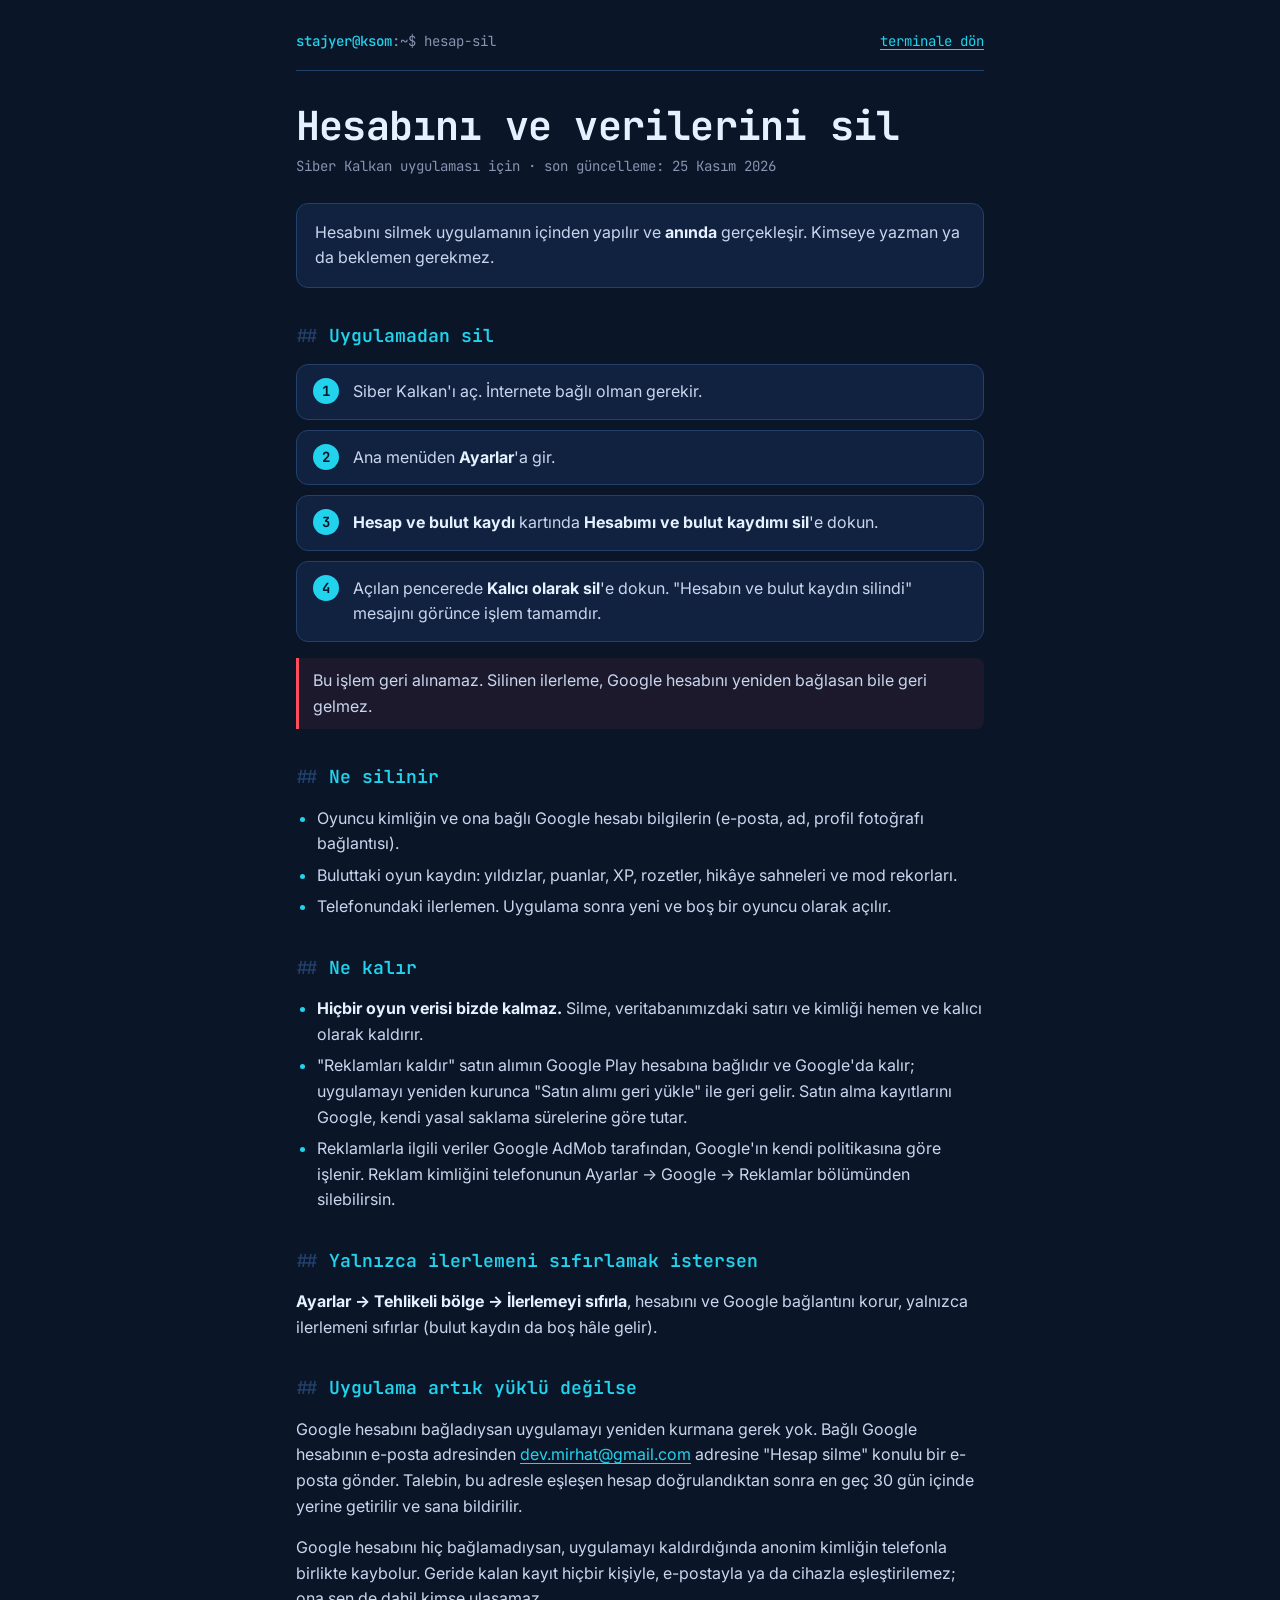
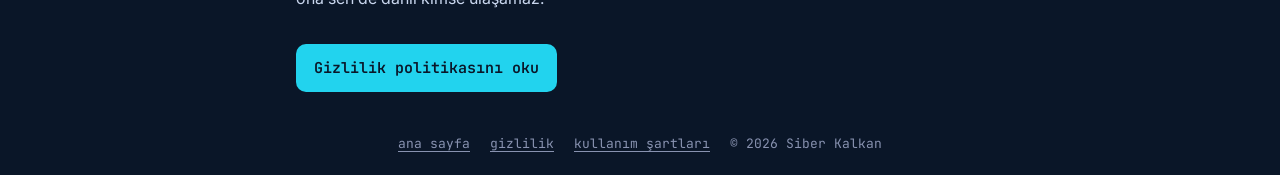
<file: siberkalkan/hesap-silme.html>
<!doctype html>
<html lang="tr">
<head>
  <meta charset="utf-8">
  <meta name="viewport" content="width=device-width, initial-scale=1">
  <title>Hesap silme — Siber Kalkan</title>
  <meta name="description" content="Siber Kalkan hesabını ve bulut kaydını uygulamadan nasıl kalıcı olarak silersin.">
  <meta name="theme-color" content="#0A1628">
  <link rel="icon" href="favicon.png">
  <link rel="stylesheet" href="style.css">
</head>
<body>
  <main class="belge">
    <div class="belge-ust">
      <span><span class="istem">stajyer@ksom</span>:~$ hesap-sil</span>
      <a href="./">terminale dön</a>
    </div>

    <h1>Hesabını ve verilerini sil</h1>
    <p class="tarih">Siber Kalkan uygulaması için · son güncelleme: 25 Kasım 2026</p>

    <div class="ozet">
      <p>Hesabını silmek uygulamanın içinden yapılır ve <strong>anında</strong> gerçekleşir. Kimseye yazman ya da beklemen gerekmez.</p>
    </div>

    <h2>Uygulamadan sil</h2>
    <ol class="adimlar">
      <li>Siber Kalkan'ı aç. İnternete bağlı olman gerekir.</li>
      <li>Ana menüden <strong>Ayarlar</strong>'a gir.</li>
      <li><strong>Hesap ve bulut kaydı</strong> kartında <strong>Hesabımı ve bulut kaydımı sil</strong>'e dokun.</li>
      <li>Açılan pencerede <strong>Kalıcı olarak sil</strong>'e dokun. "Hesabın ve bulut kaydın silindi" mesajını görünce işlem tamamdır.</li>
    </ol>
    <p class="uyari">Bu işlem geri alınamaz. Silinen ilerleme, Google hesabını yeniden bağlasan bile geri gelmez.</p>

    <h2>Ne silinir</h2>
    <ul>
      <li>Oyuncu kimliğin ve ona bağlı Google hesabı bilgilerin (e-posta, ad, profil fotoğrafı bağlantısı).</li>
      <li>Buluttaki oyun kaydın: yıldızlar, puanlar, XP, rozetler, hikâye sahneleri ve mod rekorları.</li>
      <li>Telefonundaki ilerlemen. Uygulama sonra yeni ve boş bir oyuncu olarak açılır.</li>
    </ul>

    <h2>Ne kalır</h2>
    <ul>
      <li><strong>Hiçbir oyun verisi bizde kalmaz.</strong> Silme, veritabanımızdaki satırı ve kimliği hemen ve kalıcı olarak kaldırır.</li>
      <li>"Reklamları kaldır" satın alımın Google Play hesabına bağlıdır ve Google'da kalır; uygulamayı yeniden kurunca
        "Satın alımı geri yükle" ile geri gelir. Satın alma kayıtlarını Google, kendi yasal saklama sürelerine göre tutar.</li>
      <li>Reklamlarla ilgili veriler Google AdMob tarafından, Google'ın kendi politikasına göre işlenir. Reklam kimliğini telefonunun
        Ayarlar → Google → Reklamlar bölümünden silebilirsin.</li>
    </ul>

    <h2>Yalnızca ilerlemeni sıfırlamak istersen</h2>
    <p><strong>Ayarlar → Tehlikeli bölge → İlerlemeyi sıfırla</strong>, hesabını ve Google bağlantını korur, yalnızca ilerlemeni sıfırlar
      (bulut kaydın da boş hâle gelir).</p>

    <h2>Uygulama artık yüklü değilse</h2>
    <p>Google hesabını bağladıysan uygulamayı yeniden kurmana gerek yok. Bağlı Google hesabının e-posta adresinden
      <a href="mailto:dev.mirhat@gmail.com?subject=Siber%20Kalkan%20hesap%20silme">dev.mirhat@gmail.com</a> adresine "Hesap silme" konulu bir e-posta
      gönder. Talebin, bu adresle eşleşen hesap doğrulandıktan sonra en geç 30 gün içinde yerine getirilir ve sana bildirilir.</p>
    <p>Google hesabını hiç bağlamadıysan, uygulamayı kaldırdığında anonim kimliğin telefonla birlikte kaybolur. Geride kalan kayıt
      hiçbir kişiyle, e-postayla ya da cihazla eşleştirilemez; ona sen de dahil kimse ulaşamaz.</p>

    <p style="margin-top:32px"><a class="dugme" href="gizlilik.html">Gizlilik politikasını oku</a></p>
  </main>

  <footer class="alt">
    <a href="./">ana sayfa</a>
    <a href="gizlilik.html">gizlilik</a>
    <a href="kullanim-sartlari.html">kullanım şartları</a>
    <span>© 2026 Siber Kalkan</span>
  </footer>
</body>
</html>
</file>
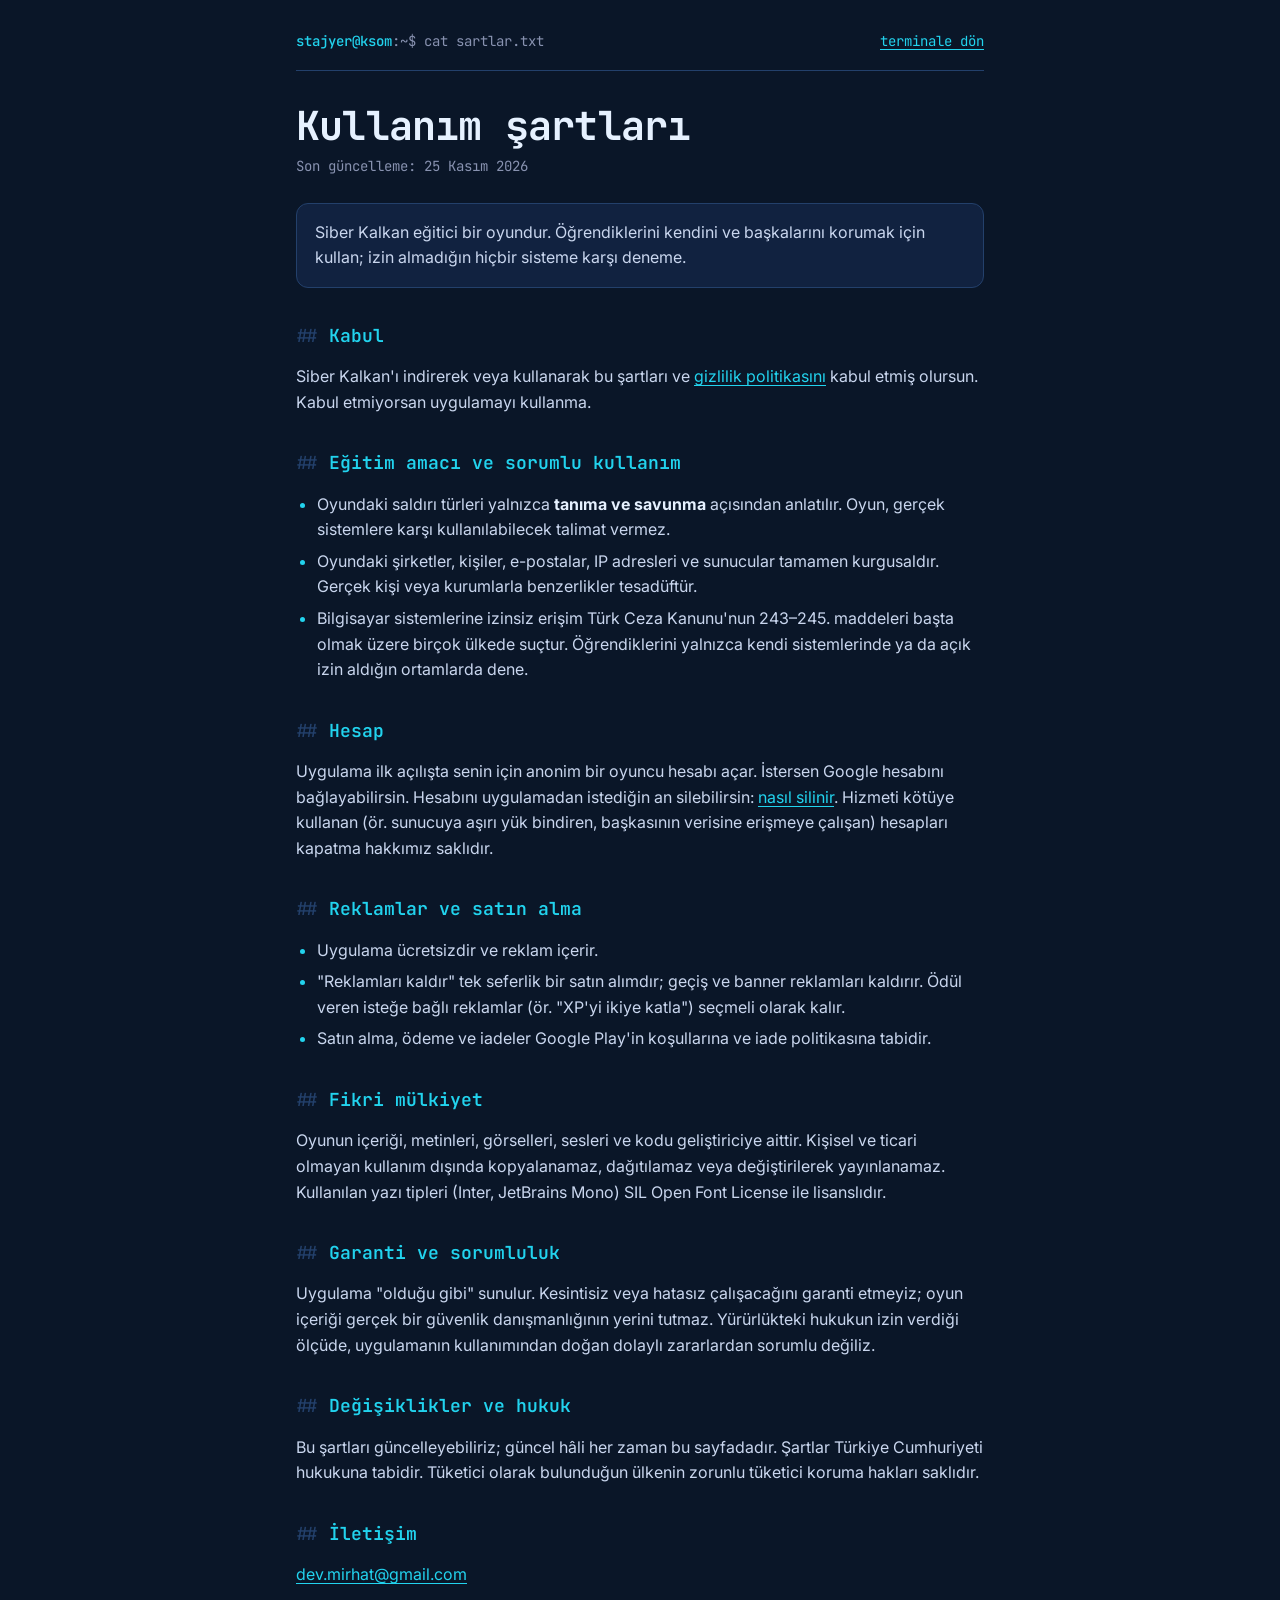
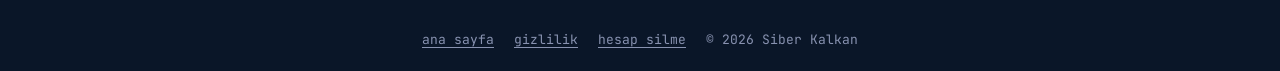
<file: siberkalkan/kullanim-sartlari.html>
<!doctype html>
<html lang="tr">
<head>
  <meta charset="utf-8">
  <meta name="viewport" content="width=device-width, initial-scale=1">
  <title>Kullanım şartları — Siber Kalkan</title>
  <meta name="description" content="Siber Kalkan uygulamasının kullanım şartları.">
  <meta name="theme-color" content="#0A1628">
  <link rel="icon" href="favicon.png">
  <link rel="stylesheet" href="style.css">
</head>
<body>
  <main class="belge">
    <div class="belge-ust">
      <span><span class="istem">stajyer@ksom</span>:~$ cat sartlar.txt</span>
      <a href="./">terminale dön</a>
    </div>

    <h1>Kullanım şartları</h1>
    <p class="tarih">Son güncelleme: 25 Kasım 2026</p>

    <div class="ozet">
      <p>Siber Kalkan eğitici bir oyundur. Öğrendiklerini kendini ve başkalarını korumak için kullan; izin almadığın hiçbir sisteme
        karşı deneme.</p>
    </div>

    <h2>Kabul</h2>
    <p>Siber Kalkan'ı indirerek veya kullanarak bu şartları ve <a href="gizlilik.html">gizlilik politikasını</a> kabul etmiş olursun.
      Kabul etmiyorsan uygulamayı kullanma.</p>

    <h2>Eğitim amacı ve sorumlu kullanım</h2>
    <ul>
      <li>Oyundaki saldırı türleri yalnızca <strong>tanıma ve savunma</strong> açısından anlatılır. Oyun, gerçek sistemlere karşı
        kullanılabilecek talimat vermez.</li>
      <li>Oyundaki şirketler, kişiler, e-postalar, IP adresleri ve sunucular tamamen kurgusaldır. Gerçek kişi veya kurumlarla
        benzerlikler tesadüftür.</li>
      <li>Bilgisayar sistemlerine izinsiz erişim Türk Ceza Kanunu'nun 243–245. maddeleri başta olmak üzere birçok ülkede suçtur.
        Öğrendiklerini yalnızca kendi sistemlerinde ya da açık izin aldığın ortamlarda dene.</li>
    </ul>

    <h2>Hesap</h2>
    <p>Uygulama ilk açılışta senin için anonim bir oyuncu hesabı açar. İstersen Google hesabını bağlayabilirsin. Hesabını uygulamadan
      istediğin an silebilirsin: <a href="hesap-silme.html">nasıl silinir</a>. Hizmeti kötüye kullanan (ör. sunucuya aşırı yük bindiren,
      başkasının verisine erişmeye çalışan) hesapları kapatma hakkımız saklıdır.</p>

    <h2>Reklamlar ve satın alma</h2>
    <ul>
      <li>Uygulama ücretsizdir ve reklam içerir.</li>
      <li>"Reklamları kaldır" tek seferlik bir satın alımdır; geçiş ve banner reklamları kaldırır. Ödül veren isteğe bağlı reklamlar
        (ör. "XP'yi ikiye katla") seçmeli olarak kalır.</li>
      <li>Satın alma, ödeme ve iadeler Google Play'in koşullarına ve iade politikasına tabidir.</li>
    </ul>

    <h2>Fikri mülkiyet</h2>
    <p>Oyunun içeriği, metinleri, görselleri, sesleri ve kodu geliştiriciye aittir. Kişisel ve ticari olmayan kullanım dışında
      kopyalanamaz, dağıtılamaz veya değiştirilerek yayınlanamaz. Kullanılan yazı tipleri (Inter, JetBrains Mono) SIL Open Font License
      ile lisanslıdır.</p>

    <h2>Garanti ve sorumluluk</h2>
    <p>Uygulama "olduğu gibi" sunulur. Kesintisiz veya hatasız çalışacağını garanti etmeyiz; oyun içeriği gerçek bir güvenlik
      danışmanlığının yerini tutmaz. Yürürlükteki hukukun izin verdiği ölçüde, uygulamanın kullanımından doğan dolaylı zararlardan
      sorumlu değiliz.</p>

    <h2>Değişiklikler ve hukuk</h2>
    <p>Bu şartları güncelleyebiliriz; güncel hâli her zaman bu sayfadadır. Şartlar Türkiye Cumhuriyeti hukukuna tabidir. Tüketici olarak
      bulunduğun ülkenin zorunlu tüketici koruma hakları saklıdır.</p>

    <h2>İletişim</h2>
    <p><a href="mailto:dev.mirhat@gmail.com">dev.mirhat@gmail.com</a></p>
  </main>

  <footer class="alt">
    <a href="./">ana sayfa</a>
    <a href="gizlilik.html">gizlilik</a>
    <a href="hesap-silme.html">hesap silme</a>
    <span>© 2026 Siber Kalkan</span>
  </footer>
</body>
</html>
</file>
<file: style.css>
/* Orvante (MotionSites) tabanlı tek renkli editoryal tasarım */
html, body { background: #000; }

:root {
    --u: min(calc(100vw / 1440), 1.333px);
    --paper: #dadada;
    --ink: #111;
    --text: #f4f4f4;
    --grey: #6f6f6f;
    --line: rgba(255, 255, 255, .18);
    --ease: cubic-bezier(.2, .8, .2, 1);
    --sans: 'Inter Tight', system-ui, sans-serif;
    --wide: 'Archivo', 'Inter Tight', sans-serif;
}

*, *::before, *::after { box-sizing: border-box; }
html { scroll-behavior: smooth; }
body {
    margin: 0; color: var(--text); font-family: var(--sans); font-weight: 500;
    -webkit-font-smoothing: antialiased; overflow-x: hidden;
}
a { color: inherit; text-decoration: none; }
ul { list-style: none; margin: 0; padding: 0; }
p, h1, h2, h3 { margin: 0; }
:focus-visible { outline: 2px solid currentColor; outline-offset: 3px; border-radius: 4px; }
.sr-only { position: absolute; width: 1px; height: 1px; overflow: hidden; clip: rect(0 0 0 0); white-space: nowrap; }

.dot { display: inline-block; width: .5em; height: .5em; border-radius: 50%; background: currentColor; vertical-align: .08em; }
.tag { font-size: calc(13 * var(--u)); letter-spacing: .04em; }
.tag.light { color: var(--text); }

/* ---- Butonlar ---- */
.btn-black, .btn-white, .btn-line {
    display: inline-flex; align-items: center; justify-content: center; gap: .5em;
    height: calc(46 * var(--u)); min-height: 44px; padding: 0 1.4em; border-radius: 999px;
    font-size: max(14px, calc(15 * var(--u))); font-weight: 500; white-space: nowrap;
    transition: transform .25s var(--ease), background .25s, color .25s;
}
.btn-black { background: var(--ink); color: #fff; }
.btn-white { background: #fff; color: var(--ink); }
.btn-line { border: 1px solid rgba(255, 255, 255, .35); color: var(--text); }
.btn-black:hover, .btn-white:hover, .btn-line:hover { transform: translateY(-1px); }
.btn-line:hover { background: #fff; color: var(--ink); }

/* ===================== HERO ===================== */
.hero { background: var(--paper); color: var(--ink); overflow: hidden; }
.art { position: relative; width: calc(1440 * var(--u)); height: calc(938 * var(--u)); margin: 0 auto; }
.art > * { position: absolute; }

.hero-photo {
    left: calc(338 * var(--u)); top: calc(-86 * var(--u));
    width: calc(764 * var(--u)); height: calc(1024 * var(--u));
    object-fit: cover; object-position: 50% 86%;
    filter: grayscale(1) contrast(1.08) brightness(1.04);
    -webkit-mask-image: linear-gradient(90deg, transparent, #000 6%, #000 94%, transparent);
            mask-image: linear-gradient(90deg, transparent, #000 6%, #000 94%, transparent);
    will-change: transform;
}

/* Kayan siyah hap menü */
.pillnav {
    left: calc(57 * var(--u)); top: calc(61 * var(--u)); height: calc(48 * var(--u));
    display: flex; align-items: center; padding: calc(5 * var(--u)); background: #fff; border-radius: 999px;
    font-size: calc(14 * var(--u)); z-index: 5;
}
.pillnav a { position: relative; z-index: 1; height: 100%; display: flex; align-items: center; padding: 0 calc(18 * var(--u)); border-radius: 999px; transition: color .3s; }
.pillnav a.hot { color: #fff; }
.pill-bg { position: absolute; top: calc(5 * var(--u)); bottom: calc(5 * var(--u)); left: 0; width: 0; background: var(--ink); border-radius: 999px; transition: transform .45s var(--ease), width .45s var(--ease); }

.meta { left: calc(1010 * var(--u)); top: calc(68 * var(--u)); font-size: calc(13 * var(--u)); line-height: 1.35; }
.meta span { color: #555; }
.contact-btn { left: calc(1237 * var(--u)); top: calc(63 * var(--u)); width: calc(144 * var(--u)); min-height: 0; z-index: 5; }

.title {
    left: calc(57 * var(--u)); top: calc(236 * var(--u));
    font-family: var(--wide); font-stretch: 104%; font-weight: 640;
    font-size: calc(96 * var(--u)); line-height: 1; letter-spacing: -.06em; z-index: 2;
}
.title .mask { display: block; overflow: hidden; padding-top: .6em; margin-top: -.6em; }
.title .line { display: block; }
.title .yr { position: absolute; left: calc(400 * var(--u)); top: calc(10 * var(--u)); font-family: var(--sans); font-size: calc(16 * var(--u)); font-weight: 500; letter-spacing: 0; }

.about { left: calc(57 * var(--u)); top: calc(458 * var(--u)); width: calc(300 * var(--u)); font-size: calc(14 * var(--u)); line-height: 1.45; z-index: 2; }
.about .tag { margin-bottom: calc(14 * var(--u)); }
.about .btn-black { margin-top: calc(22 * var(--u)); min-height: 0; }

/* Sol alt istatistik çerçevesi */
.stats {
    left: calc(57 * var(--u)); top: calc(693 * var(--u)); width: calc(341 * var(--u)); height: calc(208 * var(--u));
    display: grid; grid-template-columns: 1fr 1fr; gap: calc(6 * var(--u)); padding: calc(6 * var(--u));
    background: #cdcdcd; border-radius: calc(10 * var(--u)); z-index: 2;
}
.card { position: relative; overflow: hidden; border-radius: calc(7 * var(--u)); padding: calc(12 * var(--u)); display: flex; flex-direction: column; }
.card .big { font-family: var(--wide); font-stretch: 104%; font-weight: 600; font-size: calc(34 * var(--u)); letter-spacing: -.04em; line-height: 1; }
.card .big::after { content: '+'; }
.card .cap { font-size: calc(11 * var(--u)); line-height: 1.25; opacity: .75; margin-top: calc(2 * var(--u)); }
.card.dark { background: var(--ink); color: #fff; }
.marks { display: flex; flex-wrap: wrap; gap: calc(4 * var(--u)) calc(8 * var(--u)); margin-top: auto; margin-bottom: calc(9 * var(--u)); font-size: calc(9.5 * var(--u)); opacity: .7; }
.bar-btn { display: flex; justify-content: space-between; background: #fff; color: var(--ink); border-radius: calc(5 * var(--u)); padding: calc(6 * var(--u)) calc(9 * var(--u)); font-size: calc(11 * var(--u)); }
.card.photo { color: #fff; justify-content: flex-end; align-items: flex-end; text-align: right; }
.card.photo img { position: absolute; inset: 0; width: 100%; height: 100%; object-fit: cover; object-position: 41% 45%; transform: scale(2.6); transform-origin: 41% 45%; filter: grayscale(1) brightness(.55) contrast(1.1); }
.card.photo > p { position: relative; }
.card.photo .feed { position: absolute; top: calc(12 * var(--u)); left: calc(12 * var(--u)); right: calc(12 * var(--u)); text-align: left; font-size: calc(10 * var(--u)); padding-top: calc(6 * var(--u)); border-top: 1px solid rgba(255, 255, 255, .5); }

/* Sağ sütun */
.glass-pill {
    left: calc(1196 * var(--u)); top: calc(258 * var(--u)); display: flex; align-items: center; gap: calc(10 * var(--u));
    padding: calc(5 * var(--u)) calc(16 * var(--u)) calc(5 * var(--u)) calc(5 * var(--u)); border-radius: 999px;
    background: rgba(255, 255, 255, .45); border: 1px solid rgba(255, 255, 255, .7);
    -webkit-backdrop-filter: blur(10px); backdrop-filter: blur(10px); font-size: calc(14 * var(--u));
}
.chk { width: calc(30 * var(--u)); height: calc(30 * var(--u)); border-radius: 50%; background: var(--ink); display: grid; place-items: center; }
.chk svg { width: 60%; fill: none; stroke: #fff; stroke-width: 2.4; stroke-linecap: round; stroke-linejoin: round; }


.release { right: calc(59 * var(--u)); top: calc(600 * var(--u)); width: calc(250 * var(--u)); display: block; font-size: calc(12 * var(--u)); }
.r-head { display: flex; justify-content: space-between; margin-bottom: calc(10 * var(--u)); }
.r-head span:nth-child(2) { font-weight: 600; }
.r-card { position: relative; display: block; height: calc(196 * var(--u)); border-radius: calc(10 * var(--u)); overflow: hidden; color: #fff; padding: calc(18 * var(--u)); background: radial-gradient(120% 90% at 85% 0%, #4a4a4a, #141414 60%); }
.r-ver { display: block; font-family: var(--wide); font-stretch: 110%; font-weight: 700; font-size: calc(46 * var(--u)); letter-spacing: -.05em; line-height: 1; transition: transform .6s var(--ease); transform-origin: 0 0; }
.r-note { display: block; margin-top: calc(10 * var(--u)); opacity: .7; line-height: 1.4; }
.r-arrow { position: absolute; right: calc(14 * var(--u)); bottom: calc(30 * var(--u)); width: calc(40 * var(--u)); height: calc(40 * var(--u)); border-radius: 50%; display: grid; place-items: center; background: rgba(255, 255, 255, .18); border: 1px solid rgba(255, 255, 255, .35); -webkit-backdrop-filter: blur(8px); backdrop-filter: blur(8px); font-size: calc(18 * var(--u)); transition: transform .4s var(--ease); }
.r-line { position: absolute; left: calc(18 * var(--u)); right: calc(18 * var(--u)); bottom: calc(14 * var(--u)); height: 2px; background: rgba(255, 255, 255, .35); }
.r-line i { position: absolute; inset: 0; background: #fff; transform-origin: 0 50%; transform: scaleX(.62); }
.release:hover .r-ver { transform: scale(1.06); }
.release:hover .r-arrow { transform: rotate(45deg); }

.plate {
    left: calc(560 * var(--u)); top: calc(800 * var(--u)); width: calc(330 * var(--u)); height: calc(64 * var(--u));
    display: flex; align-items: center; justify-content: space-between; padding: 0 calc(20 * var(--u));
    background: rgba(20, 20, 20, .55); border: 1px solid rgba(255, 255, 255, .18); border-radius: calc(10 * var(--u));
    -webkit-backdrop-filter: blur(14px); backdrop-filter: blur(14px); color: #fff; z-index: 2;
    font-family: var(--wide); font-stretch: 125%; font-weight: 600; font-size: calc(22 * var(--u)); letter-spacing: .02em;
}
.plate .mark { width: calc(34 * var(--u)); fill: #fff; }
.plate .menu { width: calc(24 * var(--u)); fill: none; stroke: #fff; stroke-width: 1.8; stroke-linecap: round; }
.techrow { left: calc(470 * var(--u)); top: calc(886 * var(--u)); width: calc(510 * var(--u)); display: flex; justify-content: space-between; color: #fff; font-family: var(--wide); font-stretch: 112%; font-weight: 600; font-size: calc(15 * var(--u)); opacity: .9; z-index: 2; }

/* ===================== Bant ===================== */
.bar {
    display: grid; grid-template-columns: 1fr auto 1fr; align-items: center;
    height: calc(111 * var(--u)); min-height: 64px; padding: 0 calc(57 * var(--u));
    background: #000; border-bottom: 1px solid var(--line);
    font-family: var(--wide); font-stretch: 118%; font-weight: 600; font-size: max(11px, calc(14 * var(--u))); letter-spacing: .02em;
}
.bar em { font-style: normal; color: var(--grey); }
.bar > span:last-child { text-align: right; }
.bar .scroll { display: flex; align-items: center; gap: .8em; }
.bar .scroll i { width: 2.3em; height: 2.3em; border-radius: 50%; background: #fff; color: #000; display: grid; place-items: center; font-style: normal; transition: transform .3s var(--ease); }
.bar .scroll:hover i { transform: translateY(3px); }
.foot { border-top: 1px solid var(--line); border-bottom: 0; }
.foot .scroll:hover i { transform: translateY(-3px); }

/* ===================== Manifesto ===================== */
.statement { padding: calc(170 * var(--u)) 0 calc(200 * var(--u)); text-align: center; }
.fill {
    width: min(calc(900 * var(--u)), 90vw); margin: 0 auto;
    font-size: calc(48 * var(--u)); line-height: 1.33; letter-spacing: -.028em; color: var(--grey);
}
.fill .w { color: var(--grey); transition: color .15s linear; }
.sub { margin-top: calc(130 * var(--u)); font-size: calc(23 * var(--u)); line-height: 1.4; letter-spacing: -.01em; }
.sub em { font-style: normal; color: var(--grey); }

/* ===================== Projeler ===================== */
.projects { width: calc(1302 * var(--u)); margin: 0 auto; padding-bottom: calc(120 * var(--u)); }
.sec-head { display: grid; grid-template-columns: 1fr auto 1fr; align-items: end; padding-bottom: calc(40 * var(--u)); border-bottom: 1px solid var(--line); margin-bottom: calc(40 * var(--u)); }
.sec-head h2 { font-family: var(--wide); font-stretch: 104%; font-weight: 640; font-size: calc(72 * var(--u)); letter-spacing: -.06em; line-height: .9; }
.sec-head .count { text-align: right; font-size: calc(14 * var(--u)); color: var(--grey); }

/* Üst üste binen yapışkan kartlar */
.proj {
    position: sticky; top: calc(40 * var(--u));
    display: grid; grid-template-columns: 1fr auto; gap: calc(60 * var(--u)); align-items: center;
    min-height: calc(640 * var(--u)); margin-bottom: calc(40 * var(--u)); padding: calc(56 * var(--u)) calc(64 * var(--u));
    background: #0d0d0d; border: 1px solid rgba(255, 255, 255, .22); border-radius: calc(14 * var(--u));
    transform-origin: 50% 0; box-shadow: 0 -20px 60px rgba(0, 0, 0, .6);
}
.p-no { font-size: calc(13 * var(--u)); color: var(--grey); letter-spacing: .04em; }
.proj h3 { margin: calc(14 * var(--u)) 0 calc(22 * var(--u)); font-family: var(--wide); font-stretch: 108%; font-weight: 640; font-size: calc(84 * var(--u)); letter-spacing: -.06em; line-height: .9; }
.p-desc { max-width: 62ch; font-size: max(15px, calc(16 * var(--u))); line-height: 1.6; color: #bdbdbd; font-weight: 400; }
.chips { display: flex; flex-wrap: wrap; gap: 8px; margin: calc(26 * var(--u)) 0; }
.chips li { padding: 5px 12px; border: 1px solid rgba(255, 255, 255, .22); border-radius: 999px; font-size: max(12px, calc(13 * var(--u))); color: #d8d8d8; }
.p-actions { display: flex; flex-wrap: wrap; gap: 10px; }
.p-note { margin-top: 14px; font-size: max(12px, calc(13 * var(--u))); color: var(--grey); }

/* Telefon maketi (tek renk) */
.phone {
    width: calc(270 * var(--u)); aspect-ratio: 9 / 19; border-radius: calc(40 * var(--u)); padding: calc(14 * var(--u));
    border: calc(9 * var(--u)) solid #222; background: linear-gradient(170deg, #2a2a2a, #0b0b0b 70%);
    box-shadow: 0 40px 80px rgba(0, 0, 0, .7); display: flex; flex-direction: column; gap: calc(12 * var(--u));
    font-size: calc(13 * var(--u)); transform: rotate(-3deg);
}
.notch { width: 34%; height: calc(18 * var(--u)); background: #222; border-radius: 0 0 12px 12px; margin: calc(-14 * var(--u)) auto 0; }
.a-top { display: flex; justify-content: space-between; align-items: center; font-family: var(--wide); font-stretch: 108%; font-size: 1.15em; }
.a-top .ic { width: 1.1em; height: 1.1em; border-radius: 50%; border: 2px solid #fff; }
.a-top .a-logo { width: 1.5em; height: 1.5em; }
.a-logo.big { width: 3.4em; height: 3.4em; }
.a-hello { opacity: .7; }
.a-hero { height: 28%; border-radius: calc(14 * var(--u)); background: linear-gradient(135deg, #5a5a5a, #1b1b1b); display: flex; flex-direction: column; justify-content: center; align-items: center; gap: .6em; font-size: .9em; }
.a-hero .play { width: 2.6em; height: 2.6em; border-radius: 50%; background: #fff; clip-path: polygon(38% 28%, 72% 50%, 38% 72%); }
.a-hero .frame { width: 40%; aspect-ratio: 1.4; border: 2px dashed rgba(255, 255, 255, .7); border-radius: 8px; }
.a-hero .timer { font-family: var(--wide); font-weight: 700; font-size: 2.2em; letter-spacing: -.04em; line-height: 1; }
.a-hero .pin { width: 1.6em; height: 1.6em; background: #fff; border-radius: 50% 50% 50% 0; transform: rotate(-45deg); }
.a-sec { font-size: .72em; letter-spacing: .1em; text-transform: uppercase; opacity: .55; }
.a-list { display: flex; flex-direction: column; gap: .5em; }
.a-list li { background: rgba(255, 255, 255, .07); border-radius: 10px; padding: .65em .9em; display: flex; gap: .7em; align-items: center; }
.a-list li::before { content: ''; width: .8em; height: .8em; border-radius: 50%; border: 1.5px solid rgba(255, 255, 255, .5); flex: none; }
.a-list li.done::before { background: #fff; border-color: #fff; }
.a-list li.warn::before { border-radius: 2px; transform: rotate(45deg); background: #9a9a9a; border-color: #9a9a9a; }
.a-nav { margin-top: auto; display: flex; justify-content: space-around; padding-top: .8em; border-top: 1px solid rgba(255, 255, 255, .12); }
.a-nav i { width: 1.1em; height: 1.1em; border-radius: 4px; background: rgba(255, 255, 255, .35); }
.a-nav i:first-child { background: #fff; }

/* ===================== Teknolojiler ===================== */
.tech { padding: calc(60 * var(--u)) 0 calc(150 * var(--u)); }
.panel {
    width: calc(1302 * var(--u)); margin: 0 auto; padding: calc(40 * var(--u));
    display: grid; grid-template-columns: 1fr auto; gap: calc(40 * var(--u));
    border: 1px solid rgba(255, 255, 255, .28); border-radius: calc(14 * var(--u));
}
.t-left { position: relative; display: flex; flex-direction: column; justify-content: space-between; gap: calc(30 * var(--u)); }
.t-left h2 { font-size: calc(55 * var(--u)); font-weight: 500; line-height: 1.05; letter-spacing: -.035em; }
.t-left p { max-width: calc(380 * var(--u)); font-size: calc(14.5 * var(--u)); line-height: 1.5; color: #a8a8a8; font-weight: 400; }
.tile {
    position: absolute; width: calc(88 * var(--u)); height: calc(88 * var(--u)); border-radius: calc(12 * var(--u));
    display: grid; place-items: center; background: rgba(255, 255, 255, .08); border: 1px solid rgba(255, 255, 255, .2);
    -webkit-backdrop-filter: blur(12px); backdrop-filter: blur(12px);
}
.tile svg { width: 42%; fill: none; stroke: #fff; stroke-width: 1.8; stroke-linecap: round; }
.tile.t2 svg { fill: #fff; stroke: none; }
.tile.t1 { left: calc(290 * var(--u)); top: calc(-14 * var(--u)); transform: rotate(8deg); }
.tile.t2 { left: calc(250 * var(--u)); top: calc(150 * var(--u)); transform: rotate(-6deg); }
.t-cards { display: flex; gap: calc(12 * var(--u)); }
.tc {
    width: calc(250 * var(--u)); height: calc(326 * var(--u)); border-radius: calc(8 * var(--u)); padding: calc(20 * var(--u));
    display: flex; flex-direction: column; transition: transform .4s var(--ease);
}
.tc:hover { transform: translateY(calc(-6 * var(--u))); }
.tc.light { background: #d6d6d6; color: var(--ink); }
.tc.mid { background: #262626; }
.tc.dark { background: #0f0f0f; border: 1px solid rgba(255, 255, 255, .14); }
.pills { display: flex; flex-wrap: wrap; gap: 6px; }
.pills li { padding: 4px 10px; border-radius: 999px; border: 1px solid currentColor; font-size: max(11px, calc(12 * var(--u))); opacity: .85; }
.tc .big { margin-top: auto; font-family: var(--wide); font-stretch: 104%; font-weight: 600; font-size: calc(64 * var(--u)); letter-spacing: -.05em; line-height: 1; }
.tc .cap { margin-top: 6px; font-size: max(12px, calc(14 * var(--u))); line-height: 1.3; opacity: .7; }

/* ===================== İletişim ===================== */
.contact { padding: calc(120 * var(--u)) calc(57 * var(--u)) calc(140 * var(--u)); border-top: 1px solid var(--line); }
.big-title { margin: calc(30 * var(--u)) 0 calc(40 * var(--u)); font-family: var(--wide); font-stretch: 104%; font-weight: 640; font-size: calc(190 * var(--u)); line-height: .86; letter-spacing: -.065em; }
.big-title span { display: block; }
.big-title span:last-child { color: var(--grey); padding-left: calc(260 * var(--u)); }
.c-lead { font-size: calc(23 * var(--u)); color: #bdbdbd; margin-bottom: calc(30 * var(--u)); }
.c-links { display: flex; flex-wrap: wrap; gap: 10px; }

/* ===================== Giriş animasyonu başlangıç durumu ===================== */
.js .title .line { transform: translateY(150%); }
.js .in, .js .hero-photo { opacity: 0; }

/* ===================== Telefon (≤ 760px) ===================== */
@media (max-width: 760px) {
    :root { --u: calc(100vw / 390); }
    .art { width: 100%; height: auto; display: flex; flex-direction: column; padding: calc(16 * var(--u)) calc(16 * var(--u)) calc(24 * var(--u)); }
    .art > * { position: static; }
    .title, .plate, .techrow, .pillnav { inset: auto; }
    .pillnav { position: relative; order: 1; align-self: flex-start; height: 42px; padding: 4px; font-size: 13px; }
    .pillnav a { padding: 0 11px; }
    .pillnav a[href="#teknolojiler"] { display: none; }
    .pill-bg { top: 4px; bottom: 4px; }
    .contact-btn { position: absolute; top: calc(16 * var(--u)); right: calc(16 * var(--u)); left: auto; width: 42px; height: 42px; padding: 0; }
    .contact-btn .lbl { display: none; }
    .meta { order: 2; margin-top: 22px; font-size: 12px; }
    .title { order: 3; margin-top: 18px; position: relative; font-size: calc(78 * var(--u)); }
    .title .yr { left: auto; right: 0; top: 4px; font-size: 13px; }
    .about { order: 4; width: auto; margin-top: 22px; font-size: 15px; }
    .about .tag { font-size: 12px; }
    .about .btn-black { height: 44px; }
    .hero-photo { order: 5; width: calc(100% + 32 * var(--u)); margin: 20px calc(-16 * var(--u)) 0; height: calc(470 * var(--u)); object-position: 30% 80%; }
    .plate { order: 6; position: relative; width: 82%; height: 52px; margin: -132px auto 0; font-size: 17px; }
    .plate .mark { width: 28px; } .plate .menu { width: 20px; }
    .techrow { order: 7; width: 90%; margin: 20px auto 0; font-size: 13px; position: relative; }
    .glass-pill { order: 8; align-self: flex-start; margin-top: 30px; font-size: 14px; padding: 4px 14px 4px 4px; background: rgba(255, 255, 255, .6); }
    .chk { width: 28px; height: 28px; }
    .stats { order: 9; width: 100%; height: 200px; margin-top: 16px; padding: 6px; gap: 6px; border-radius: 10px; }
    .card { padding: 12px; border-radius: 7px; }
    .card .big { font-size: 34px; } .card .cap { font-size: 12px; }
    .marks { font-size: 10px; gap: 4px 8px; margin-bottom: 9px; }
    .bar-btn { font-size: 12px; padding: 7px 9px; border-radius: 5px; }
    .card.photo .feed { font-size: 11px; top: 12px; left: 12px; right: 12px; }
    .release { order: 11; width: 100%; margin-top: 24px; font-size: 12px; }
    .r-head { margin-bottom: 10px; }
    .r-card { height: 170px; padding: 18px; border-radius: 10px; }
    .r-ver { font-size: 44px; } .r-arrow { width: 44px; height: 44px; font-size: 18px; right: 14px; bottom: 30px; } .r-line { left: 18px; right: 18px; bottom: 14px; }

    .bar { padding: 0 16px; gap: 10px; }
    .bar em { display: none; }
    .bar .scroll { font-size: 0; }
    .bar .scroll i { font-size: 14px; width: 40px; height: 40px; }
    .statement { padding: 90px 20px 100px; }
    .fill { width: 100%; font-size: 28px; }
    .sub { margin-top: 60px; font-size: 18px; }

    .projects { width: auto; padding: 0 12px 60px; }
    .sec-head { grid-template-columns: 1fr auto; padding-bottom: 24px; margin-bottom: 20px; }
    .sec-head .tag { grid-column: 1 / -1; margin-bottom: 14px; font-size: 12px; }
    .sec-head h2 { font-size: 46px; }
    .sec-head .count { font-size: 13px; }
    .proj { position: relative; top: 0; grid-template-columns: 1fr; gap: 30px; min-height: 0; padding: 28px 20px 36px; border-radius: 14px; margin-bottom: 16px; }
    .p-no { font-size: 12px; }
    .proj h3 { font-size: 48px; margin: 10px 0 16px; }
    .chips { margin: 20px 0; }
    .phone { order: -1; width: 160px; margin: 0 auto; border-radius: 26px; padding: 9px; border-width: 6px; gap: 7px; font-size: 8px; }
    .notch { height: 11px; margin-top: -9px; }
    .a-hero { border-radius: 8px; }

    .tech { padding: 20px 12px 90px; }
    .panel { width: auto; grid-template-columns: 1fr; padding: 24px 20px; border-radius: 14px; gap: 28px; }
    .t-left h2 { font-size: 40px; }
    .t-left p { max-width: none; font-size: 15px; }
    .tile { width: 64px; height: 64px; border-radius: 12px; }
    .tile.t1 { left: auto; right: 0; top: -6px; }
    .tile.t2 { display: none; }
    .t-cards { flex-direction: column; gap: 10px; }
    .tc { width: 100%; height: 200px; padding: 18px; border-radius: 10px; }
    .tc .big { font-size: 52px; }
    .tc .cap { font-size: 13px; }

    .contact { padding: 80px 16px 90px; }
    .contact .tag { font-size: 12px; }
    .big-title { font-size: calc(64 * var(--u)); margin: 20px 0 26px; }
    .big-title span:last-child { padding-left: 0; }
    .c-lead { font-size: 17px; margin-bottom: 24px; }
}

@media (prefers-reduced-motion: reduce) {
    *, *::before, *::after { animation: none !important; transition: none !important; scroll-behavior: auto !important; }
    .js .title .line { transform: none; }
    .js .in, .js .hero-photo { opacity: 1; }
}
</file>
<file: kaf/stil.css>
/* Kaf'ın Yedi Kapısı — uygulamanın kendi renkleri (lib/ui/theme.dart): mürekkep lacivert, altın, bakır, parşömen. */
:root {
  --murekkep: #0f1626;
  --murekkep-2: #1a2338;
  --murekkep-3: #0a0f1b;
  --parsomen: #efe3c8;
  --soluk: #b2a88f;
  --altin: #d4a64a;
  --cizgi: #2a3550;
  --hata: #ff8a80;
  --kc: var(--altin);
  --serif: "Alegreya", Georgia, "Times New Roman", serif;
  --mono: "Roboto Mono", ui-monospace, "Cascadia Mono", Consolas, monospace;
  color-scheme: dark;
}
* { box-sizing: border-box; }
html { scroll-behavior: smooth; -webkit-text-size-adjust: 100%; }
body {
  margin: 0;
  background: var(--murekkep);
  color: var(--parsomen);
  font: 400 19px/1.7 var(--serif);
  font-kerning: normal;
}
a { color: var(--altin); text-underline-offset: 3px; text-decoration-thickness: 1px; }
a:hover { text-decoration-thickness: 2px; }
:focus-visible { outline: 2px solid var(--altin); outline-offset: 3px; border-radius: 2px; }
::selection { background: var(--altin); color: var(--murekkep); }
pre { margin: 0; font-family: var(--mono); }
.atla { position: absolute; left: 16px; top: -60px; background: var(--altin); color: var(--murekkep); padding: 8px 14px; z-index: 20; }
.atla:focus { top: 12px; }

/* Üst şerit */
.ust {
  position: sticky; top: 0; z-index: 10;
  display: flex; align-items: center; gap: 12px 24px;
  padding: 10px max(16px, calc((100vw - 1120px) / 2));
  background: color-mix(in srgb, var(--murekkep) 90%, transparent);
  backdrop-filter: blur(8px);
  border-bottom: 1px solid color-mix(in srgb, var(--cizgi) 60%, transparent);
  font-size: 16px;
}
.marka { display: flex; align-items: center; gap: 10px; color: var(--parsomen); text-decoration: none; font-weight: 700; }
.marka img { display: block; border-radius: 7px; }
.ust nav { display: flex; gap: 4px 22px; margin-left: auto; }
.ust nav a { color: var(--soluk); text-decoration: none; padding: 4px 0; }
.ust nav a:hover { color: var(--parsomen); }
.indir { font-weight: 600; color: var(--murekkep); background: var(--altin); text-decoration: none; padding: 7px 16px; border-radius: 999px; line-height: 1.2; }
.indir:hover { background: color-mix(in srgb, var(--altin) 85%, white); }
.menu-dugme, .ipucu, .perde { display: none; }
[id] { scroll-margin-top: calc(var(--ust-h, 53px) + 8px); }

/* Ortak sütunlar */
.sutun { width: min(1120px, 100% - 32px); margin-inline: auto; }
.okuma { width: min(68ch, 100% - 32px); margin-inline: auto; }
h1, h2, h3 { font-family: var(--serif); line-height: 1.15; font-weight: 700; margin: 0; }
h2 { font-size: clamp(32px, 4.4vw, 50px); letter-spacing: -.01em; }
p { margin: 0 0 1em; }

/* Açılış: Kaf Dağı ASCII ile kendini çizer */
.acilis {
  position: relative; overflow: hidden;
  min-height: calc(100svh - var(--ust-h, 53px));
  display: grid; place-items: center; text-align: center;
  padding: 40px 16px 56px;
  background: radial-gradient(120% 80% at 50% 0%, var(--murekkep-2) 0%, var(--murekkep) 55%, var(--murekkep-3) 100%);
}
.dag {
  font-size: min(15px, calc((100vw - 32px) / 37), 2.3svh);
  line-height: 1.25;
  color: color-mix(in srgb, var(--parsomen) 55%, var(--murekkep));
  white-space: pre; text-align: left;
  margin: 0 auto 28px; width: max-content;
}
.dag .yildiz { color: var(--parsomen); }
.dag .kapi-isik { color: var(--kc); font-weight: 700; text-shadow: 0 0 10px color-mix(in srgb, var(--kc) 60%, transparent); }
.dag .zirve { color: var(--altin); font-weight: 700; text-shadow: 0 0 14px var(--altin), 0 0 34px color-mix(in srgb, var(--altin) 50%, transparent); }
.js .dag .h { opacity: 0; animation: belir .5s ease-out forwards; animation-delay: var(--d); }
.js .dag .yildiz { animation: belir .5s ease-out forwards var(--d), pirilti 4s ease-in-out infinite calc(var(--d) + 1s); }
@keyframes belir { to { opacity: 1; } }
@keyframes pirilti { 0%, 100% { opacity: 1; } 50% { opacity: .25; } }
.acilis h1 { font-size: clamp(46px, min(9vw, 11svh), 104px); letter-spacing: -.02em; line-height: 1; margin-bottom: 18px; }
.acilis .alt { font-size: clamp(20px, 2.2vw, 24px); color: var(--soluk); max-width: 32ch; margin: 0 auto 30px; font-style: italic; }
.js .acilis h1, .js .acilis .alt, .js .acilis .eylem { opacity: 0; animation: belir .9s ease-out forwards 1.9s; }
.js .acilis .alt { animation-delay: 2.1s; }
.js .acilis .eylem { animation-delay: 2.3s; }
.eylem { display: flex; gap: 14px 22px; justify-content: center; align-items: center; flex-wrap: wrap; }
.dugme {
  display: inline-flex; align-items: center; gap: 10px;
  font: 600 17px/1 var(--serif); padding: 14px 22px; border-radius: 999px;
  border: 1px solid var(--altin); color: var(--murekkep); background: var(--altin);
  text-decoration: none; cursor: pointer;
}
.dugme:hover { background: color-mix(in srgb, var(--altin) 85%, white); }
.yakinda { color: var(--soluk); font-size: 17px; }

/* Masal girişi */
.masal { padding: clamp(80px, 12vw, 150px) 0; }
.masal p { font-size: clamp(22px, 2.6vw, 29px); line-height: 1.55; max-width: 34em; }
.masal p:first-child::first-letter { float: left; font-size: 3.3em; line-height: .8; padding: .08em .1em 0 0; color: var(--altin); font-weight: 700; }
.masal .soluk { color: var(--soluk); }

/* Yedi kapı: JS varken kaydırdıkça kapı kapı yükselen sahne, yoksa düz liste */
.kapilar-bas p { color: var(--soluk); max-width: 46ch; margin-top: 12px; }
.kapilar ol.liste { list-style: none; margin: 32px 0 0; padding: 0; }
.kapi { padding: 40px 0; border-top: 1px solid var(--cizgi); display: grid; gap: 18px 48px; grid-template-columns: auto minmax(0, 1fr); align-items: center; }
.kapi pre { font-size: clamp(12px, 2vw, 21px); line-height: 1.2; color: var(--kc); white-space: pre; text-shadow: 0 0 18px color-mix(in srgb, var(--kc) 35%, transparent); }
.kapi .sira { font: 500 15px/1 var(--mono); color: var(--kc); }
.kapi h3 { font-size: clamp(34px, 4.6vw, 58px); margin: 10px 0 4px; }
.kapi .diyar { font-style: italic; color: var(--soluk); margin-bottom: 12px; font-size: 21px; }
.kapi p { max-width: 38ch; }
.bekci-notu { color: var(--soluk); font-size: 17px; font-style: italic; }
.merdiven { display: none; }

.js .kapilar { height: calc(7 * 70svh + 100svh); margin-top: 24px; }
.js .kapilar .sahne { position: sticky; top: var(--ust-h, 53px); height: calc(100svh - var(--ust-h, 53px)); display: grid; grid-template-columns: 190px minmax(0, 1fr); align-items: center; gap: 40px; }
.js .kapilar ol.liste { position: relative; height: 100%; margin: 0; }
.js .kapi { position: absolute; inset: 0; border: 0; padding: 0; grid-template-columns: 1fr; align-content: center; justify-items: start;
  opacity: 0; visibility: hidden; transition: opacity .15s ease, visibility 0s .15s; }
.js .kapi.etkin { opacity: 1; visibility: visible; transition: opacity .4s ease .12s; }
.js .merdiven { display: flex; flex-direction: column-reverse; gap: 4px; list-style: none; margin: 0; padding: 0; }
.merdiven button { all: unset; cursor: pointer; display: flex; align-items: center; gap: 12px; font: 400 16px/1.2 var(--serif); color: var(--soluk); padding: 6px 0; }
.merdiven button::before { content: ""; width: 14px; height: 18px; border: 1.5px solid currentColor; border-bottom: 0; border-radius: 7px 7px 0 0; flex: none; transition: background .3s, box-shadow .3s; }
.merdiven button:focus-visible { outline: 2px solid var(--altin); outline-offset: 2px; }
.merdiven .gecildi { color: color-mix(in srgb, var(--kc) 75%, var(--soluk)); }
.merdiven .gecildi::before { background: color-mix(in srgb, var(--kc) 40%, transparent); }
.merdiven [aria-current="step"] { color: var(--parsomen); font-weight: 700; }
.merdiven [aria-current="step"]::before { color: var(--kc); background: var(--kc); box-shadow: 0 0 14px var(--kc); }

/* Bölümler */
.bolum { padding: clamp(90px, 11vw, 140px) 0 0; }
.giris { color: var(--soluk); max-width: 48ch; margin-top: 12px; }

/* Yolculuk ve zar */
.yolculuk { display: grid; grid-template-columns: minmax(0, 1fr) minmax(0, 1fr); gap: 56px; align-items: start; margin-top: 48px; }
.adimlar { margin: 0; padding: 0; list-style: none; counter-reset: a; }
.adimlar li { counter-increment: a; position: relative; padding: 0 0 26px 56px; }
.adimlar li::before { content: counter(a); position: absolute; left: 0; top: 2px; width: 36px; height: 36px; border-radius: 50%; border: 1px solid var(--cizgi); display: grid; place-items: center; font: 500 15px/1 var(--mono); color: var(--altin); }
.adimlar li:not(:last-child)::after { content: ""; position: absolute; left: 18px; top: 44px; bottom: 6px; width: 1px; background: var(--cizgi); }
.adimlar b { display: block; font-size: 21px; margin-bottom: 2px; }
.adimlar span { color: var(--soluk); }

.oda { position: sticky; top: 84px; background: var(--murekkep-2); border: 1px solid var(--cizgi); border-radius: 14px; padding: 22px; font-size: 18px; }
.oda h3 { font-size: 22px; margin-bottom: 12px; }
.oda .durum { display: flex; justify-content: space-between; gap: 12px; font: 400 14px/1.4 var(--mono); color: var(--soluk); padding-bottom: 14px; border-bottom: 1px dashed var(--cizgi); margin-bottom: 16px; }
.oda .durum b { color: var(--parsomen); font-weight: 500; }
.oda .anlat { min-height: 4.8em; margin: 0; }
.secimler { display: grid; gap: 10px; margin-top: 16px; }
.secim { all: unset; box-sizing: border-box; cursor: pointer; width: 100%; padding: 12px 16px; border-radius: 10px; border: 1px solid var(--cizgi); background: var(--murekkep); display: flex; justify-content: space-between; gap: 6px 12px; align-items: baseline; flex-wrap: wrap; }
.secim:hover { border-color: var(--altin); }
.secim:focus-visible { outline: 2px solid var(--altin); outline-offset: 2px; }
.secim small { font: 400 13px/1.3 var(--mono); color: var(--soluk); }
.zar-satir { font: 400 15px/1.5 var(--mono); margin: 12px 0 4px; color: var(--soluk); min-height: 1.5em; }
.zar-satir .z { color: var(--parsomen); }
.zar-satir .iyi { color: #8fe3a0; }
.zar-satir .kotu { color: var(--hata); }
.sonuc { min-height: 1.6em; margin: 0; }
.oda .not { font-size: 15px; color: var(--soluk); margin: 14px 0 0; }

/* Kahramanlar */
.kahramanlar { margin: 44px 0 0; padding: 0; list-style: none; border-top: 1px solid var(--cizgi); }
.kahraman { display: grid; grid-template-columns: 210px 110px minmax(0, 1fr) auto; gap: 6px 28px; align-items: baseline; padding: 22px 0; border-bottom: 1px solid var(--cizgi); }
.kahraman h3 { font-size: clamp(28px, 3.4vw, 38px); }
.kahraman .vurus { font: 400 14px/1.4 var(--mono); color: var(--altin); }
.kahraman p { margin: 0; max-width: 52ch; }
.kahraman .kilit { font-size: 16px; color: var(--soluk); font-style: italic; }
.kahraman.muhurlu h3 { color: var(--soluk); letter-spacing: .3em; }
.kahraman.muhurlu p { color: var(--soluk); font-style: italic; }

/* Modlar */
.modlar { display: grid; grid-template-columns: repeat(3, minmax(0, 1fr)); gap: 0 40px; margin: 44px 0 0; }
.modlar div { padding: 20px 0; border-top: 1px solid var(--cizgi); }
.modlar dt { font-size: 23px; font-weight: 700; margin-bottom: 4px; }
.modlar dd { margin: 0; color: var(--soluk); }

/* Bilmen gerekenler */
.bilgi { display: grid; grid-template-columns: repeat(3, minmax(0, 1fr)); gap: 40px; margin-top: 40px; }
.bilgi h3 { font-size: 22px; margin-bottom: 8px; }
.bilgi p { color: var(--soluk); margin: 0; }

/* İndir */
.indir-kutu { display: flex; gap: 32px; align-items: center; }
.indir-kutu img { border-radius: 22px; flex: none; }
.indir-kutu p { color: var(--soluk); max-width: 52ch; margin-top: 10px; }
.dugme.pasif { cursor: default; background: transparent; color: var(--parsomen); border-color: var(--cizgi); }
.kucuk-not { font-size: 15px; margin: 14px 0 0; }
.yakinda { text-decoration: none; }

/* Alt bilgi */
.alt-bilgi { margin-top: clamp(90px, 12vw, 150px); border-top: 1px solid var(--cizgi); padding: 40px 0 56px; font-size: 16px; color: var(--soluk); background: var(--murekkep-3); }
.alt-bilgi .sutun { display: flex; justify-content: space-between; gap: 24px; flex-wrap: wrap; align-items: end; }
.alt-bilgi nav { display: flex; gap: 8px 22px; flex-wrap: wrap; }
.alt-bilgi p { margin: 0; }
.alt-logo { border-radius: 10px; }

/* Yasal sayfalar */
.yasal { padding: 56px 0 0; }
.yasal h1 { font-size: clamp(40px, 6vw, 62px); letter-spacing: -.015em; margin-bottom: 10px; }
.yasal .ust-not { color: var(--soluk); font-size: 16px; margin-bottom: 32px; }
.yasal h2 { font-size: 28px; margin: 48px 0 12px; scroll-margin-top: 72px; }
.yasal ul, .yasal ol { padding-left: 1.2em; }
.yasal li { margin: 6px 0; }
.yasal code { font: 400 .8em var(--mono); background: var(--murekkep-2); padding: 2px 6px; border-radius: 4px; }
.kisaca { background: var(--murekkep-2); border-left: 3px solid var(--altin); border-radius: 0 12px 12px 0; padding: 18px 22px 6px; }
.kisaca h2 { margin-top: 0; font-size: 22px; }
.icindekiler { font-size: 16px; margin: 28px 0 0; color: var(--soluk); }
.icindekiler ol { columns: 2; column-gap: 32px; padding-left: 1.3em; margin: 6px 0 0; }
.yasal table { width: 100%; border-collapse: collapse; font-size: 16px; margin: 12px 0; line-height: 1.5; }
.yasal th, .yasal td { text-align: left; vertical-align: top; padding: 10px 8px; border-bottom: 1px solid var(--cizgi); }
.yasal th { color: var(--soluk); font-weight: 600; }
.kutu { border: 1px solid var(--cizgi); border-radius: 12px; padding: 16px 20px; margin: 18px 0; background: var(--murekkep-2); }

/* Hesap silme: uygulamadaki Ayarlar ekranının küçük bir eşi */
.yon { display: grid; grid-template-columns: minmax(0, 1fr) 290px; gap: 44px; align-items: start; }
.ekran { margin: 0; border: 1px solid var(--cizgi); border-radius: 28px; padding: 14px 14px 18px; background: var(--murekkep-3);
  font: 400 14px/1.45 system-ui, -apple-system, "Segoe UI", Roboto, sans-serif; box-shadow: 0 30px 60px -30px #000; }
.ekran .cubuk { display: flex; align-items: center; gap: 12px; padding: 6px 6px 14px; font-size: 18px; }
.ekran .cubuk span { color: var(--soluk); }
.ekran .ic { background: var(--murekkep); border-radius: 16px; padding: 14px; }
.ekran .baslik { font-size: 16px; font-weight: 600; margin-bottom: 6px; }
.ekran .ic p { margin: 0; color: var(--soluk); font-size: 13px; }
.ekran .kucuk { font-size: 11px; margin: 6px 0 8px; font-family: var(--mono); color: var(--soluk); }
.ekran .b { display: block; text-align: center; border-radius: 999px; padding: 8px; margin-top: 8px; border: 1px solid #4b5a7a; }
.ekran .b.dolu { background: var(--altin); color: var(--murekkep); border-color: var(--altin); }
.ekran .b.sil { color: var(--hata); border-color: var(--hata); box-shadow: 0 0 0 4px color-mix(in srgb, var(--hata) 22%, transparent); }
.ekran figcaption { font: italic 15px/1.4 var(--serif); color: var(--soluk); text-align: center; margin-top: 14px; }

/* Dar ekranlar */
@media (max-width: 900px) {
  .yolculuk { grid-template-columns: 1fr; gap: 36px; }
  .oda { position: static; }
  .kahraman { grid-template-columns: minmax(0, 1fr) auto; }
  .kahraman p, .kahraman .kilit { grid-column: 1 / -1; }
  .modlar { grid-template-columns: repeat(2, minmax(0, 1fr)); }
  .bilgi { grid-template-columns: 1fr; gap: 28px; }
  .yon { grid-template-columns: 1fr; }
  .ekran { max-width: 320px; }
  .js .kapilar .sahne { grid-template-columns: 1fr; grid-template-rows: auto minmax(0, 1fr); gap: 8px; align-items: stretch; padding-top: 18px; }
  .js .merdiven { flex-direction: row; justify-content: space-between; }
  .merdiven button { font-size: 0; gap: 0; padding: 6px; }
  .merdiven button::before { width: 22px; height: 28px; border-radius: 11px 11px 0 0; }
}
@media (max-width: 760px) {
  .marka { margin-right: auto; }
  .indir-kutu { flex-direction: column; align-items: flex-start; gap: 18px; }

  /* Bölümler: bas, açılsın; parmağı bir bölümün üstüne sürükleyip bırak, oraya atlasın. Dokunup seçmek de olur. */
  .menu-dugme {
    display: block; order: 3; cursor: pointer;
    font: 600 16px/1.2 var(--serif); color: var(--parsomen);
    background: none; border: 1px solid var(--cizgi); border-radius: 999px; padding: 8px 16px;
    touch-action: none; user-select: none; -webkit-user-select: none; -webkit-touch-callout: none;
    transition: transform .15s ease, border-color .15s ease, background .15s ease;
  }
  .menu-dugme[aria-expanded="true"] { border-color: var(--altin); background: var(--murekkep-2); transform: scale(.94); }
  .ust nav {
    position: fixed; top: calc(var(--ust-h, 57px) + 8px); right: 16px; margin: 0;
    width: min(260px, calc(100vw - 32px));
    display: flex; flex-direction: column; gap: 2px; padding: 8px;
    background: var(--murekkep-2); border: 1px solid var(--cizgi); border-radius: 20px;
    box-shadow: 0 24px 60px -12px rgba(0, 0, 0, .7);
    transform-origin: calc(100% - 40px) -12px;
    opacity: 0; visibility: hidden; transform: scale(.6) translateY(-10px);
    transition: opacity .16s ease, transform .2s ease, visibility 0s .2s;
  }
  .ust nav.acik { opacity: 1; visibility: visible; transform: none; transition: opacity .16s ease, transform .32s cubic-bezier(.2, 1.3, .4, 1); }
  .ust nav a {
    padding: 13px 16px; border-radius: 13px; font-size: 19px; color: var(--parsomen);
    opacity: 0; transform: translateY(-6px);
    transition: opacity .2s ease, transform .2s ease, background .12s ease, color .12s ease;
  }
  .ust nav.acik a { opacity: 1; transform: none; transition-delay: calc(var(--i, 0) * 35ms), calc(var(--i, 0) * 35ms), 0s, 0s; }
  .ust nav a[aria-current="true"] { color: var(--altin); }
  .ust nav a.secili { background: var(--altin); color: var(--murekkep); transform: scale(1.03); }
  .ipucu { display: block; margin: 2px 16px 6px; font-size: 14px; font-style: italic; color: var(--soluk); }
  .perde { display: block; position: fixed; inset: 0; z-index: 9; background: rgba(5, 8, 15, .55); backdrop-filter: blur(2px); opacity: 0; visibility: hidden; transition: opacity .2s ease, visibility 0s .2s; }
  .perde.acik { opacity: 1; visibility: visible; transition: opacity .2s ease; }
}
@media (max-width: 640px) {
  body { font-size: 18px; }
  .kapi { grid-template-columns: 1fr; }
  .modlar { grid-template-columns: 1fr; }
  .icindekiler ol { columns: 1; }
  .yasal table, .yasal thead, .yasal tbody, .yasal tr, .yasal th, .yasal td { display: block; }
  .yasal thead { display: none; }
  .yasal tr { padding: 10px 0; border-bottom: 1px solid var(--cizgi); }
  .yasal td { border: 0; padding: 2px 0; }
  .yasal td:first-child { font-weight: 600; }
}
@media (prefers-reduced-motion: reduce) {
  html { scroll-behavior: auto; }
  *, *::before, *::after { animation: none !important; transition: none !important; }
  .js .dag .h, .js .acilis h1, .js .acilis .alt, .js .acilis .eylem { opacity: 1; }
}
</file>
<file: siberkalkan/style.css>
@font-face { font-family: "JetBrains Mono"; src: url("fonts/JetBrainsMono.ttf") format("truetype"); font-weight: 100 800; font-display: swap; }
@font-face { font-family: "Inter"; src: url("fonts/Inter.ttf") format("truetype"); font-weight: 100 900; font-display: swap; }

/* Uygulamanın renkleri (lib/app/theme.dart). Site yalnızca koyu temalıdır, uygulama gibi. */
:root {
  color-scheme: dark;
  --zemin: #0A1628;
  --yuzey: #112240;
  --yuzey-ust: #1A2F52;
  --cizgi: #23406B;
  --camgobegi: #22D3EE;
  --kehribar: #FFB020;
  --tehlike: #FF4D5E;
  --basari: #34D399;
  --metin: #E6F1FF;
  --soluk: #8892B0;
  --mono: "JetBrains Mono", ui-monospace, Consolas, monospace;
  --sans: "Inter", system-ui, sans-serif;
  /* Kalkan imleci: sivri ucu (16,30) değil, üst ortası (16,3) tıklama noktası; ok gibi yukarıdan işaret eder. */
  --imlec: url("data:image/svg+xml,%3Csvg xmlns='http://www.w3.org/2000/svg' width='32' height='32' viewBox='0 0 32 32'%3E%3Cpath d='M16 2 28 6.5v8.2c0 7.3-5 12.6-12 15.3C9 27.3 4 22 4 14.7V6.5Z' fill='%230A1628' stroke='%2322D3EE' stroke-width='2.2' stroke-linejoin='round'/%3E%3Cpath d='m11 15.5 3.6 3.6L21.5 12' fill='none' stroke='%2322D3EE' stroke-width='2.4' stroke-linecap='round' stroke-linejoin='round'/%3E%3C/svg%3E") 16 3, auto;
  --imlec-el: url("data:image/svg+xml,%3Csvg xmlns='http://www.w3.org/2000/svg' width='32' height='32' viewBox='0 0 32 32'%3E%3Cpath d='M16 2 28 6.5v8.2c0 7.3-5 12.6-12 15.3C9 27.3 4 22 4 14.7V6.5Z' fill='%2322D3EE' stroke='%23E6F1FF' stroke-width='1.6' stroke-linejoin='round'/%3E%3Cpath d='m11 15.5 3.6 3.6L21.5 12' fill='none' stroke='%230A1628' stroke-width='2.6' stroke-linecap='round' stroke-linejoin='round'/%3E%3C/svg%3E") 16 3, pointer;
}

*, *::before, *::after { box-sizing: border-box; }
html, body, input, button, textarea, label { cursor: var(--imlec); }
a, button, [data-komut], summary { cursor: var(--imlec-el); }
html { -webkit-text-size-adjust: 100%; }
body {
  margin: 0;
  min-height: 100dvh;
  background: var(--zemin);
  color: var(--metin);
  font: 400 16px/1.6 var(--sans);
}
a { color: var(--camgobegi); text-underline-offset: 3px; }
a:hover { color: var(--metin); }
:focus-visible { outline: 2px solid var(--kehribar); outline-offset: 3px; border-radius: 4px; }
::selection { background: var(--camgobegi); color: var(--zemin); }
.gizli-metin { position: absolute; width: 1px; height: 1px; overflow: hidden; clip: rect(0 0 0 0); white-space: nowrap; }

/* ---------- Alt bilgi (her sayfada; Play incelemesi bu bağlantıları arar) ---------- */
.alt {
  display: flex; flex-wrap: wrap; gap: 6px 20px; justify-content: center;
  padding: 18px 16px 22px; font: 400 13px/1.5 var(--mono); color: var(--soluk);
}
.alt a { color: var(--soluk); }
.alt a:hover { color: var(--camgobegi); }

/* ---------- Terminal (index.html) ---------- */
.sahne {
  height: 100dvh; display: grid; grid-template-rows: minmax(0, 1fr) auto;
  padding: 24px 16px 0; max-width: 980px; margin: 0 auto;
}
.pencere {
  display: grid; grid-template-rows: auto minmax(0, 1fr) auto auto; min-height: 0;
  background: var(--yuzey); border: 1px solid var(--cizgi); border-radius: 14px; overflow: hidden;
}
.baslik-cubugu {
  display: flex; align-items: center; gap: 12px; padding: 10px 14px;
  border-bottom: 1px solid var(--cizgi); background: var(--yuzey-ust);
  font: 500 13px/1 var(--mono); color: var(--soluk);
}
.isik { display: flex; gap: 6px; }
.isik i { width: 11px; height: 11px; border-radius: 50%; background: var(--cizgi); }
.isik i:first-child { background: var(--tehlike); }
.isik i:nth-child(2) { background: var(--kehribar); }
.isik i:last-child { background: var(--basari); }
.baslik-cubugu .durum { margin-left: auto; color: var(--basari); }
.baslik-cubugu .durum::before { content: "●"; margin-right: 6px; animation: nabiz 2.4s ease-in-out infinite; }
@keyframes nabiz { 50% { opacity: .35; } }

.ekran {
  padding: 16px 18px 8px; overflow-y: auto; font: 400 15px/1.65 var(--mono);
  scrollbar-color: var(--cizgi) transparent; overscroll-behavior: contain;
}
.ekran:focus { outline: none; }
.satir { white-space: pre-wrap; word-break: break-word; min-height: 1.65em; }
.satir.girdi { color: var(--metin); margin-top: 6px; }
.istem { color: var(--camgobegi); }
.istem .yol { color: var(--kehribar); }
.k-soluk { color: var(--soluk); }
.k-mavi { color: var(--camgobegi); }
.k-sari { color: var(--kehribar); }
.k-kirmizi { color: var(--tehlike); }
.k-yesil { color: var(--basari); }
.k-kalin { font-weight: 700; }
.ascii { color: var(--camgobegi); line-height: 1.15; font-size: 13px; white-space: pre; overflow-x: auto; }

/* Çıktının içindeki tıklanabilir komutlar: terminal bilmeyen de dokunarak gezer. */
[data-komut] {
  color: var(--camgobegi); background: rgba(34, 211, 238, .08); border: 0; border-bottom: 1px dashed rgba(34, 211, 238, .5);
  padding: 0 3px; font: inherit; border-radius: 3px;
}
[data-komut]:hover { background: var(--camgobegi); color: var(--zemin); }

.tablo { display: grid; grid-template-columns: max-content 1fr; gap: 2px 18px; margin: 4px 0; }
.tablo > :nth-child(odd) { white-space: nowrap; }

/* Defne'nin notu: rehberde, terminal dilini sade Türkçeye çevirir. */
.not {
  font: 400 15px/1.6 var(--sans); white-space: normal; max-width: 64ch;
  margin: 10px 0; padding: 12px 14px; border: 1px solid var(--cizgi); border-left: 3px solid var(--kehribar);
  border-radius: 0 8px 8px 0; background: var(--zemin);
}
.not b { font-weight: 600; color: var(--kehribar); }
.not code { font: 500 14px var(--mono); color: var(--camgobegi); }
.ilerleme { color: var(--kehribar); }

.komut-satiri {
  display: flex; align-items: center; gap: 10px; padding: 10px 18px 14px;
  font: 400 15px/1.65 var(--mono); border-top: 1px solid transparent;
}
.komut-satiri input {
  flex: 1; min-width: 0; background: transparent; border: 0; padding: 4px 0; outline: none;
  color: var(--metin); font: inherit; caret-color: var(--kehribar);
}
.komut-satiri input::placeholder { color: var(--soluk); opacity: .7; }

/* Hızlı komut düğmeleri: klavye açmadan da gezilebilsin. */
.dokun {
  display: flex; gap: 8px; padding: 10px 14px; overflow-x: auto; border-top: 1px solid var(--cizgi);
  background: var(--yuzey-ust); scrollbar-width: none;
}
.dokun::-webkit-scrollbar { display: none; }
.dokun button {
  flex: none; font: 500 13px/1 var(--mono); color: var(--metin); background: var(--yuzey);
  border: 1px solid var(--cizgi); border-radius: 999px; padding: 10px 14px; min-height: 40px;
}
.dokun button:hover { border-color: var(--camgobegi); color: var(--camgobegi); }
.dokun button.vurgu { border-color: var(--kehribar); color: var(--kehribar); }

/* Açılıştaki tek sahne: kalkan çizilirken saldırı paketi çarpar ve söner. */
.carpma { animation: carpma .5s ease-out 1; }
@keyframes carpma { 0% { background: rgba(255, 77, 94, .25); } 100% { background: transparent; } }

@media (max-width: 640px) {
  .sahne { padding: 0; }
  .pencere { border-radius: 0; border-left: 0; border-right: 0; border-top: 0; }
  .ekran, .komut-satiri { font-size: 14px; padding-left: 14px; padding-right: 14px; }
  .ascii { font-size: 10px; }
  .tablo { grid-template-columns: 1fr; gap: 0; }
  .tablo > :nth-child(even) { color: var(--soluk); margin-bottom: 6px; padding-left: 2ch; }
  .isik { display: none; }
}

/* ---------- Belge sayfaları (gizlilik, şartlar, hesap silme) ---------- */
.belge { max-width: 72ch; margin: 0 auto; padding: 32px 16px 8px; }
.belge-ust {
  display: flex; justify-content: space-between; align-items: center; gap: 12px; flex-wrap: wrap;
  font: 400 14px/1.4 var(--mono); color: var(--soluk); padding-bottom: 18px; border-bottom: 1px solid var(--cizgi);
}
.belge-ust .istem { font-weight: 500; }
.belge h1 { font: 700 clamp(28px, 6vw, 40px)/1.15 var(--mono); letter-spacing: -.02em; margin: 32px 0 8px; }
.belge .tarih { color: var(--soluk); font: 400 14px var(--mono); margin: 0 0 28px; }
.belge h2 { font: 600 18px/1.35 var(--mono); color: var(--camgobegi); margin: 36px 0 10px; }
.belge h2::before { content: "## "; color: var(--cizgi); }
.belge p, .belge li { color: #C9D6EE; }
.belge strong { color: var(--metin); }
.belge ul, .belge ol { padding-left: 1.3em; }
.belge li { margin: 6px 0; }
.belge li::marker { color: var(--camgobegi); }
.belge code { font: 500 .92em var(--mono); color: var(--kehribar); }
.ozet {
  border: 1px solid var(--cizgi); background: var(--yuzey); border-radius: 12px; padding: 16px 18px; margin: 0 0 8px;
}
.ozet p { margin: 0; }
.ozet p + p { margin-top: 8px; }
.adimlar { counter-reset: adim; list-style: none; padding: 0 !important; }
.adimlar li {
  counter-increment: adim; position: relative; padding: 14px 16px 14px 56px; margin: 10px 0;
  background: var(--yuzey); border: 1px solid var(--cizgi); border-radius: 12px;
}
.adimlar li::before {
  content: counter(adim); position: absolute; left: 16px; top: 13px; width: 26px; height: 26px; border-radius: 50%;
  display: grid; place-items: center; font: 700 14px var(--mono); color: var(--zemin); background: var(--camgobegi);
}
.uyari { border-left: 3px solid var(--tehlike); padding: 10px 14px; background: rgba(255, 77, 94, .07); border-radius: 0 8px 8px 0; }
.dugme {
  display: inline-flex; align-items: center; gap: 10px; min-height: 48px; padding: 12px 18px; border-radius: 10px;
  background: var(--camgobegi); color: var(--zemin); font: 600 15px var(--mono); text-decoration: none;
}
.dugme:hover { background: var(--metin); color: var(--zemin); }

@media (prefers-reduced-motion: reduce) {
  *, *::before, *::after { animation: none !important; transition: none !important; scroll-behavior: auto !important; }
}
</file>
